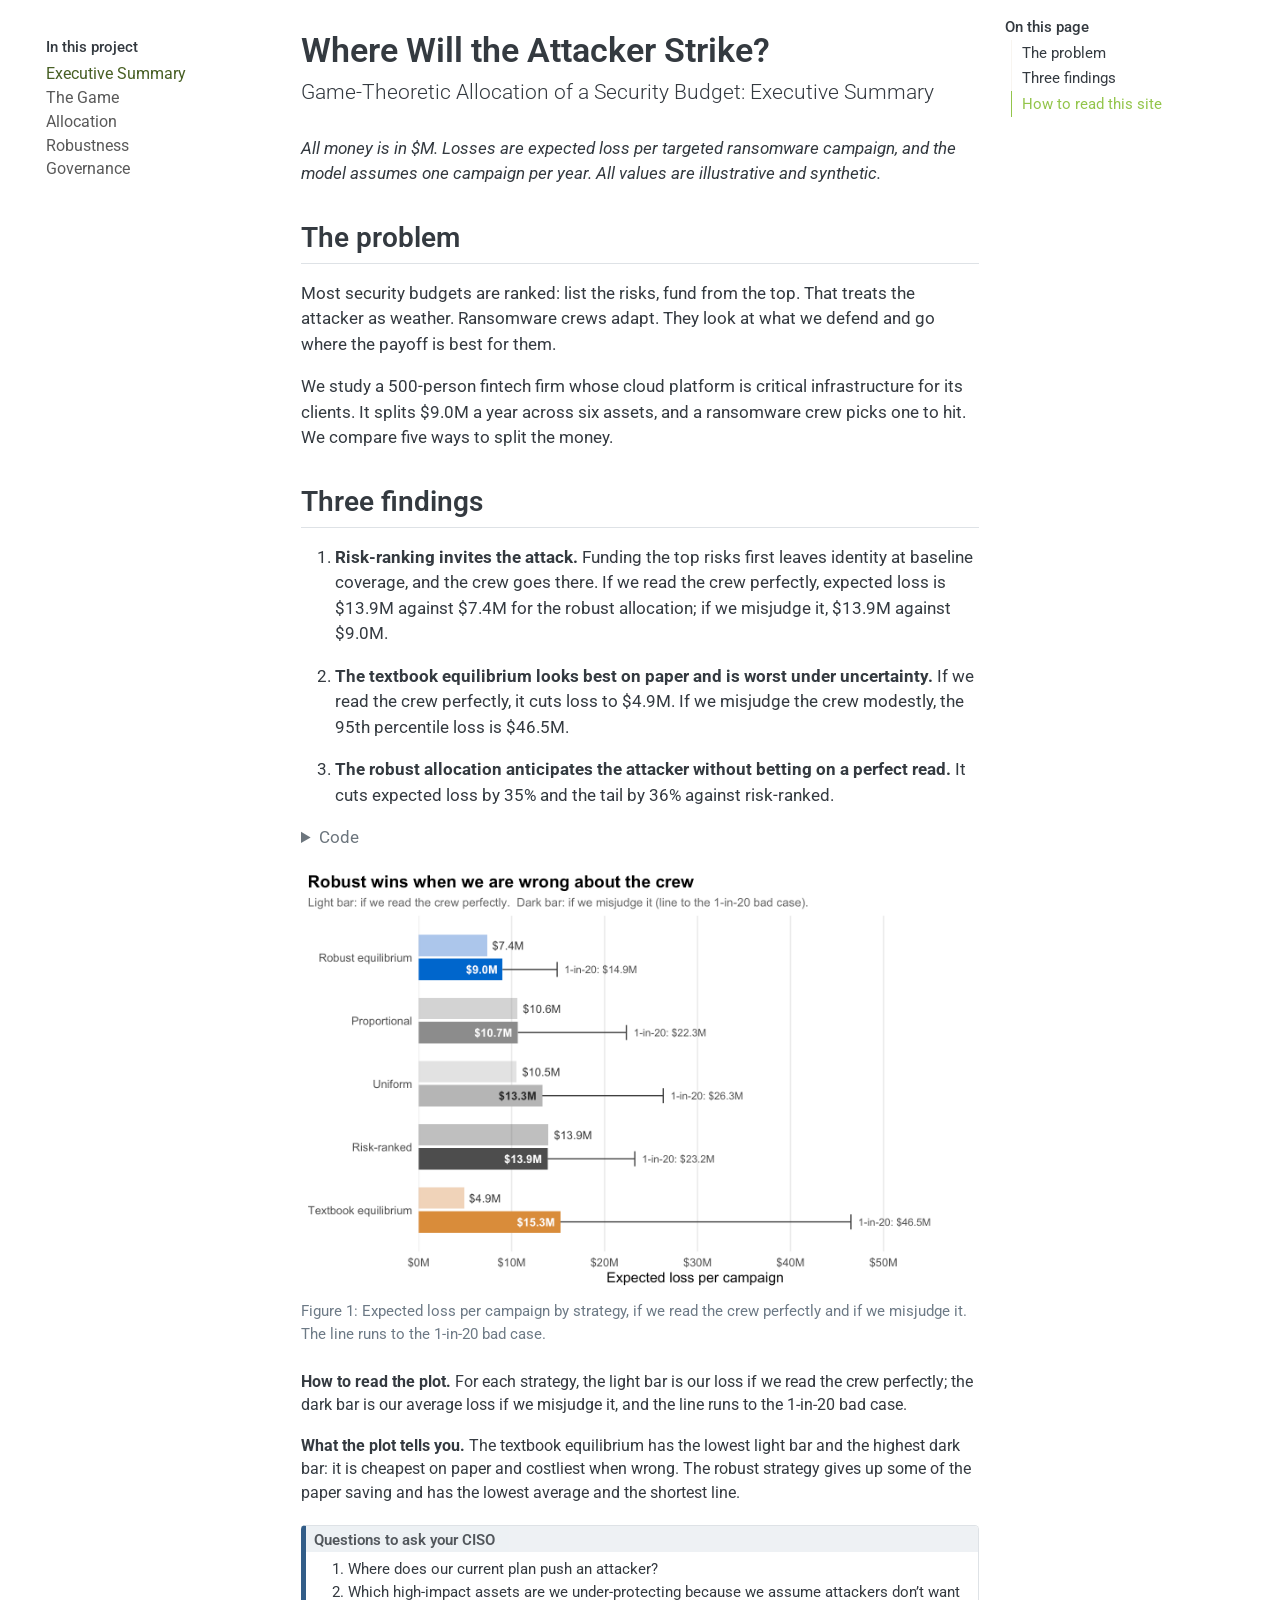
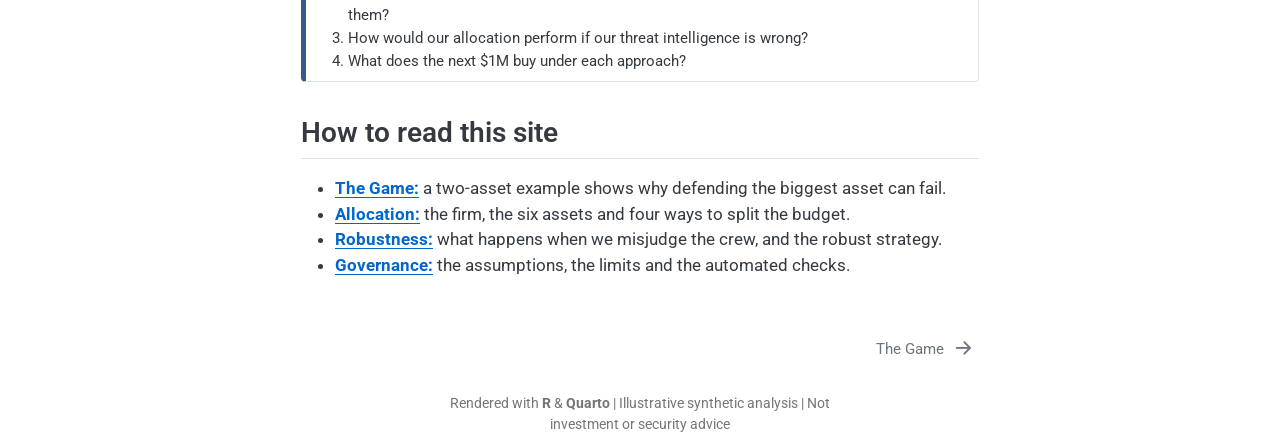
<file: docs/index.html>
<!DOCTYPE html>
<html xmlns="http://www.w3.org/1999/xhtml" lang="en" xml:lang="en"><head>

<meta charset="utf-8">
<meta name="generator" content="quarto-1.8.26">

<meta name="viewport" content="width=device-width, initial-scale=1.0, user-scalable=yes">


<title>Where Will the Attacker Strike?</title>
<style>
code{white-space: pre-wrap;}
span.smallcaps{font-variant: small-caps;}
div.columns{display: flex; gap: min(4vw, 1.5em);}
div.column{flex: auto; overflow-x: auto;}
div.hanging-indent{margin-left: 1.5em; text-indent: -1.5em;}
ul.task-list{list-style: none;}
ul.task-list li input[type="checkbox"] {
  width: 0.8em;
  margin: 0 0.8em 0.2em -1em; /* quarto-specific, see https://github.com/quarto-dev/quarto-cli/issues/4556 */ 
  vertical-align: middle;
}
/* CSS for syntax highlighting */
html { -webkit-text-size-adjust: 100%; }
pre > code.sourceCode { white-space: pre; position: relative; }
pre > code.sourceCode > span { display: inline-block; line-height: 1.25; }
pre > code.sourceCode > span:empty { height: 1.2em; }
.sourceCode { overflow: visible; }
code.sourceCode > span { color: inherit; text-decoration: inherit; }
div.sourceCode { margin: 1em 0; }
pre.sourceCode { margin: 0; }
@media screen {
div.sourceCode { overflow: auto; }
}
@media print {
pre > code.sourceCode { white-space: pre-wrap; }
pre > code.sourceCode > span { text-indent: -5em; padding-left: 5em; }
}
pre.numberSource code
  { counter-reset: source-line 0; }
pre.numberSource code > span
  { position: relative; left: -4em; counter-increment: source-line; }
pre.numberSource code > span > a:first-child::before
  { content: counter(source-line);
    position: relative; left: -1em; text-align: right; vertical-align: baseline;
    border: none; display: inline-block;
    -webkit-touch-callout: none; -webkit-user-select: none;
    -khtml-user-select: none; -moz-user-select: none;
    -ms-user-select: none; user-select: none;
    padding: 0 4px; width: 4em;
  }
pre.numberSource { margin-left: 3em;  padding-left: 4px; }
div.sourceCode
  {   }
@media screen {
pre > code.sourceCode > span > a:first-child::before { text-decoration: underline; }
}
</style>


<script src="site_libs/quarto-nav/quarto-nav.js"></script>
<script src="site_libs/quarto-nav/headroom.min.js"></script>
<link href="./01-the-game.html" rel="next">
<script src="site_libs/clipboard/clipboard.min.js"></script>
<script src="site_libs/quarto-html/quarto.js" type="module"></script>
<script src="site_libs/quarto-html/tabsets/tabsets.js" type="module"></script>
<script src="site_libs/quarto-html/axe/axe-check.js" type="module"></script>
<script src="site_libs/quarto-html/popper.min.js"></script>
<script src="site_libs/quarto-html/tippy.umd.min.js"></script>
<script src="site_libs/quarto-html/anchor.min.js"></script>
<link href="site_libs/quarto-html/tippy.css" rel="stylesheet">
<link href="site_libs/quarto-html/quarto-syntax-highlighting-587c61ba64f3a5504c4d52d930310e48.css" rel="stylesheet" id="quarto-text-highlighting-styles">
<script src="site_libs/bootstrap/bootstrap.min.js"></script>
<link href="site_libs/bootstrap/bootstrap-icons.css" rel="stylesheet">
<link href="site_libs/bootstrap/bootstrap-9a19a6dc4b25886ecdc4cfc46d632d39.min.css" rel="stylesheet" append-hash="true" id="quarto-bootstrap" data-mode="light">
<script src="site_libs/quarto-contrib/glightbox/glightbox.min.js"></script>
<link href="site_libs/quarto-contrib/glightbox/glightbox.min.css" rel="stylesheet">
<link href="site_libs/quarto-contrib/glightbox/lightbox.css" rel="stylesheet">
<script id="quarto-search-options" type="application/json">{
  "language": {
    "search-no-results-text": "No results",
    "search-matching-documents-text": "matching documents",
    "search-copy-link-title": "Copy link to search",
    "search-hide-matches-text": "Hide additional matches",
    "search-more-match-text": "more match in this document",
    "search-more-matches-text": "more matches in this document",
    "search-clear-button-title": "Clear",
    "search-text-placeholder": "",
    "search-detached-cancel-button-title": "Cancel",
    "search-submit-button-title": "Submit",
    "search-label": "Search"
  }
}</script>
<link href="site_libs/pagedtable-1.1/css/pagedtable.css" rel="stylesheet">
<script src="site_libs/pagedtable-1.1/js/pagedtable.js"></script>


<link rel="stylesheet" href="styles.css">
</head>

<body class="nav-sidebar floating quarto-light">

<div id="quarto-search-results"></div>
  <header id="quarto-header" class="headroom fixed-top">
  <nav class="quarto-secondary-nav">
    <div class="container-fluid d-flex">
      <button type="button" class="quarto-btn-toggle btn" data-bs-toggle="collapse" role="button" data-bs-target=".quarto-sidebar-collapse-item" aria-controls="quarto-sidebar" aria-expanded="false" aria-label="Toggle sidebar navigation" onclick="if (window.quartoToggleHeadroom) { window.quartoToggleHeadroom(); }">
        <i class="bi bi-layout-text-sidebar-reverse"></i>
      </button>
        <nav class="quarto-page-breadcrumbs" aria-label="breadcrumb"><ol class="breadcrumb"><li class="breadcrumb-item"><a href="./index.html">Executive Summary</a></li></ol></nav>
        <a class="flex-grow-1" role="navigation" data-bs-toggle="collapse" data-bs-target=".quarto-sidebar-collapse-item" aria-controls="quarto-sidebar" aria-expanded="false" aria-label="Toggle sidebar navigation" onclick="if (window.quartoToggleHeadroom) { window.quartoToggleHeadroom(); }">      
        </a>
    </div>
  </nav>
</header>
<!-- content -->
<div id="quarto-content" class="quarto-container page-columns page-rows-contents page-layout-article">
<!-- sidebar -->
  <nav id="quarto-sidebar" class="sidebar collapse collapse-horizontal quarto-sidebar-collapse-item sidebar-navigation floating overflow-auto">
    <div class="pt-lg-2 mt-2 text-left sidebar-header">
    <div class="sidebar-title mb-0 py-0">
      <a href="./">Where Will the Attacker Strike?</a> 
    </div>
      </div>
    <div class="sidebar-menu-container"> 
    <ul class="list-unstyled mt-1">
        <li class="sidebar-item">
  <div class="sidebar-item-container"> 
  <a href="./index.html" class="sidebar-item-text sidebar-link active">
 <span class="menu-text">Executive Summary</span></a>
  </div>
</li>
        <li class="sidebar-item">
  <div class="sidebar-item-container"> 
  <a href="./01-the-game.html" class="sidebar-item-text sidebar-link">
 <span class="menu-text">The Game</span></a>
  </div>
</li>
        <li class="sidebar-item">
  <div class="sidebar-item-container"> 
  <a href="./02-allocation.html" class="sidebar-item-text sidebar-link">
 <span class="menu-text">Allocation</span></a>
  </div>
</li>
        <li class="sidebar-item">
  <div class="sidebar-item-container"> 
  <a href="./03-robustness.html" class="sidebar-item-text sidebar-link">
 <span class="menu-text">Robustness</span></a>
  </div>
</li>
        <li class="sidebar-item">
  <div class="sidebar-item-container"> 
  <a href="./04-governance.html" class="sidebar-item-text sidebar-link">
 <span class="menu-text">Governance</span></a>
  </div>
</li>
    </ul>
    </div>
</nav>
<div id="quarto-sidebar-glass" class="quarto-sidebar-collapse-item" data-bs-toggle="collapse" data-bs-target=".quarto-sidebar-collapse-item"></div>
<!-- margin-sidebar -->
    <div id="quarto-margin-sidebar" class="sidebar margin-sidebar">
        <nav id="TOC" role="doc-toc" class="toc-active">
    <h2 id="toc-title">On this page</h2>
   
  <ul>
  <li><a href="#the-problem" id="toc-the-problem" class="nav-link active" data-scroll-target="#the-problem">The problem</a></li>
  <li><a href="#three-findings" id="toc-three-findings" class="nav-link" data-scroll-target="#three-findings">Three findings</a></li>
  <li><a href="#how-to-read-this-site" id="toc-how-to-read-this-site" class="nav-link" data-scroll-target="#how-to-read-this-site">How to read this site</a></li>
  </ul>
</nav>
    </div>
<!-- main -->
<main class="content" id="quarto-document-content">

<header id="title-block-header" class="quarto-title-block default">
<div class="quarto-title">
<h1 class="title">Where Will the Attacker Strike?</h1>
<p class="subtitle lead">Game-Theoretic Allocation of a Security Budget: Executive Summary</p>
</div>



<div class="quarto-title-meta">

    
  
    
  </div>
  


</header>


<p><em>All money is in $M. Losses are expected loss per targeted ransomware campaign, and the model assumes one campaign per year. All values are illustrative and synthetic.</em></p>
<section id="the-problem" class="level2">
<h2 class="anchored" data-anchor-id="the-problem">The problem</h2>
<p>Most security budgets are ranked: list the risks, fund from the top. That treats the attacker as weather. Ransomware crews adapt. They look at what we defend and go where the payoff is best for them.</p>
<p>We study a 500-person fintech firm whose cloud platform is critical infrastructure for its clients. It splits $9.0M a year across six assets, and a ransomware crew picks one to hit. We compare five ways to split the money.</p>
</section>
<section id="three-findings" class="level2">
<h2 class="anchored" data-anchor-id="three-findings">Three findings</h2>
<ol type="1">
<li><p><strong>Risk-ranking invites the attack.</strong> Funding the top risks first leaves identity at baseline coverage, and the crew goes there. If we read the crew perfectly, expected loss is $13.9M against $7.4M for the robust allocation; if we misjudge it, $13.9M against $9.0M.</p></li>
<li><p><strong>The textbook equilibrium looks best on paper and is worst under uncertainty.</strong> If we read the crew perfectly, it cuts loss to $4.9M. If we misjudge the crew modestly, the 95th percentile loss is $46.5M.</p></li>
<li><p><strong>The robust allocation anticipates the attacker without betting on a perfect read.</strong> It cuts expected loss by 35% and the tail by 36% against risk-ranked.</p></li>
</ol>
<div class="cell">
<details class="code-fold">
<summary>Code</summary>
<div class="code-copy-outer-scaffold"><div class="sourceCode cell-code" id="cb1"><pre class="sourceCode r code-with-copy"><code class="sourceCode r"><span id="cb1-1"><a href="#cb1-1" aria-hidden="true" tabindex="-1"></a>ord <span class="ot">&lt;-</span> ms <span class="sc">|&gt;</span> <span class="fu">arrange</span>(mean) <span class="sc">|&gt;</span> <span class="fu">pull</span>(strategy)</span>
<span id="cb1-2"><a href="#cb1-2" aria-hidden="true" tabindex="-1"></a>d <span class="ot">&lt;-</span> ms <span class="sc">|&gt;</span></span>
<span id="cb1-3"><a href="#cb1-3" aria-hidden="true" tabindex="-1"></a>  <span class="fu">select</span>(strategy, mean, p95) <span class="sc">|&gt;</span></span>
<span id="cb1-4"><a href="#cb1-4" aria-hidden="true" tabindex="-1"></a>  <span class="fu">left_join</span>(base <span class="sc">|&gt;</span> <span class="fu">select</span>(strategy, loss_rational), <span class="at">by =</span> <span class="st">"strategy"</span>) <span class="sc">|&gt;</span></span>
<span id="cb1-5"><a href="#cb1-5" aria-hidden="true" tabindex="-1"></a>  <span class="fu">mutate</span>(<span class="at">y =</span> <span class="fu">match</span>(strategy, <span class="fu">rev</span>(ord)))            <span class="co"># numeric row position, best on top</span></span>
<span id="cb1-6"><a href="#cb1-6" aria-hidden="true" tabindex="-1"></a>bar_h <span class="ot">&lt;-</span> <span class="fl">0.34</span></span>
<span id="cb1-7"><a href="#cb1-7" aria-hidden="true" tabindex="-1"></a><span class="fu">ggplot</span>(d) <span class="sc">+</span></span>
<span id="cb1-8"><a href="#cb1-8" aria-hidden="true" tabindex="-1"></a>  <span class="co"># light bar: crew read perfectly (upper half of each row)</span></span>
<span id="cb1-9"><a href="#cb1-9" aria-hidden="true" tabindex="-1"></a>  <span class="fu">geom_rect</span>(<span class="fu">aes</span>(<span class="at">xmin =</span> <span class="dv">0</span>, <span class="at">xmax =</span> loss_rational, <span class="at">ymin =</span> y <span class="sc">+</span> <span class="fl">0.02</span>, <span class="at">ymax =</span> y <span class="sc">+</span> <span class="fl">0.02</span> <span class="sc">+</span> bar_h,</span>
<span id="cb1-10"><a href="#cb1-10" aria-hidden="true" tabindex="-1"></a>                <span class="at">fill =</span> strategy), <span class="at">alpha =</span> <span class="fl">0.4</span>) <span class="sc">+</span></span>
<span id="cb1-11"><a href="#cb1-11" aria-hidden="true" tabindex="-1"></a>  <span class="co"># dark bar: crew misjudged (lower half of each row)</span></span>
<span id="cb1-12"><a href="#cb1-12" aria-hidden="true" tabindex="-1"></a>  <span class="fu">geom_rect</span>(<span class="fu">aes</span>(<span class="at">xmin =</span> <span class="dv">0</span>, <span class="at">xmax =</span> mean, <span class="at">ymin =</span> y <span class="sc">-</span> <span class="fl">0.02</span> <span class="sc">-</span> bar_h, <span class="at">ymax =</span> y <span class="sc">-</span> <span class="fl">0.02</span>,</span>
<span id="cb1-13"><a href="#cb1-13" aria-hidden="true" tabindex="-1"></a>                <span class="at">fill =</span> strategy)) <span class="sc">+</span></span>
<span id="cb1-14"><a href="#cb1-14" aria-hidden="true" tabindex="-1"></a>  <span class="co"># whisker from the misjudged mean to the 95th percentile</span></span>
<span id="cb1-15"><a href="#cb1-15" aria-hidden="true" tabindex="-1"></a>  <span class="fu">geom_segment</span>(<span class="fu">aes</span>(<span class="at">x =</span> mean, <span class="at">xend =</span> p95, <span class="at">y =</span> y <span class="sc">-</span> <span class="fl">0.02</span> <span class="sc">-</span> bar_h <span class="sc">/</span> <span class="dv">2</span>, <span class="at">yend =</span> y <span class="sc">-</span> <span class="fl">0.02</span> <span class="sc">-</span> bar_h <span class="sc">/</span> <span class="dv">2</span>),</span>
<span id="cb1-16"><a href="#cb1-16" aria-hidden="true" tabindex="-1"></a>               <span class="at">color =</span> <span class="st">"gray25"</span>, <span class="at">linewidth =</span> <span class="fl">0.5</span>) <span class="sc">+</span></span>
<span id="cb1-17"><a href="#cb1-17" aria-hidden="true" tabindex="-1"></a>  <span class="fu">geom_segment</span>(<span class="fu">aes</span>(<span class="at">x =</span> p95, <span class="at">xend =</span> p95, <span class="at">y =</span> y <span class="sc">-</span> <span class="fl">0.02</span> <span class="sc">-</span> bar_h <span class="sc">*</span> <span class="fl">0.85</span>, <span class="at">yend =</span> y <span class="sc">-</span> <span class="fl">0.02</span> <span class="sc">-</span> bar_h <span class="sc">*</span> <span class="fl">0.15</span>),</span>
<span id="cb1-18"><a href="#cb1-18" aria-hidden="true" tabindex="-1"></a>               <span class="at">color =</span> <span class="st">"gray25"</span>, <span class="at">linewidth =</span> <span class="fl">0.5</span>) <span class="sc">+</span></span>
<span id="cb1-19"><a href="#cb1-19" aria-hidden="true" tabindex="-1"></a>  <span class="co"># labels</span></span>
<span id="cb1-20"><a href="#cb1-20" aria-hidden="true" tabindex="-1"></a>  <span class="fu">geom_text</span>(<span class="fu">aes</span>(<span class="at">x =</span> loss_rational, <span class="at">y =</span> y <span class="sc">+</span> <span class="fl">0.02</span> <span class="sc">+</span> bar_h <span class="sc">/</span> <span class="dv">2</span>, <span class="at">label =</span> <span class="fu">fmt_m</span>(loss_rational)),</span>
<span id="cb1-21"><a href="#cb1-21" aria-hidden="true" tabindex="-1"></a>            <span class="at">hjust =</span> <span class="sc">-</span><span class="fl">0.15</span>, <span class="at">size =</span> <span class="fl">3.4</span>, <span class="at">color =</span> <span class="st">"gray20"</span>) <span class="sc">+</span></span>
<span id="cb1-22"><a href="#cb1-22" aria-hidden="true" tabindex="-1"></a>  <span class="fu">geom_text</span>(<span class="fu">aes</span>(<span class="at">x =</span> mean, <span class="at">y =</span> y <span class="sc">-</span> <span class="fl">0.02</span> <span class="sc">-</span> bar_h <span class="sc">/</span> <span class="dv">2</span>, <span class="at">label =</span> <span class="fu">fmt_m</span>(mean),</span>
<span id="cb1-23"><a href="#cb1-23" aria-hidden="true" tabindex="-1"></a>                <span class="at">color =</span> strategy <span class="sc">==</span> <span class="st">"uniform"</span>),               <span class="co"># dark text on the pale bar</span></span>
<span id="cb1-24"><a href="#cb1-24" aria-hidden="true" tabindex="-1"></a>            <span class="at">hjust =</span> <span class="fl">1.15</span>, <span class="at">size =</span> <span class="fl">3.4</span>, <span class="at">fontface =</span> <span class="st">"bold"</span>) <span class="sc">+</span></span>
<span id="cb1-25"><a href="#cb1-25" aria-hidden="true" tabindex="-1"></a>  <span class="fu">scale_color_manual</span>(<span class="at">values =</span> <span class="fu">c</span>(<span class="st">`</span><span class="at">TRUE</span><span class="st">`</span> <span class="ot">=</span> <span class="st">"gray15"</span>, <span class="st">`</span><span class="at">FALSE</span><span class="st">`</span> <span class="ot">=</span> <span class="st">"white"</span>), <span class="at">guide =</span> <span class="st">"none"</span>) <span class="sc">+</span></span>
<span id="cb1-26"><a href="#cb1-26" aria-hidden="true" tabindex="-1"></a>  <span class="fu">geom_text</span>(<span class="fu">aes</span>(<span class="at">x =</span> p95, <span class="at">y =</span> y <span class="sc">-</span> <span class="fl">0.02</span> <span class="sc">-</span> bar_h <span class="sc">/</span> <span class="dv">2</span>, <span class="at">label =</span> <span class="fu">paste0</span>(<span class="st">"1-in-20: "</span>, <span class="fu">fmt_m</span>(p95))),</span>
<span id="cb1-27"><a href="#cb1-27" aria-hidden="true" tabindex="-1"></a>            <span class="at">hjust =</span> <span class="sc">-</span><span class="fl">0.1</span>, <span class="at">size =</span> <span class="fl">3.1</span>, <span class="at">color =</span> <span class="st">"gray30"</span>) <span class="sc">+</span></span>
<span id="cb1-28"><a href="#cb1-28" aria-hidden="true" tabindex="-1"></a>  <span class="fu">scale_fill_manual</span>(<span class="at">values =</span> STRAT_COLS, <span class="at">guide =</span> <span class="st">"none"</span>) <span class="sc">+</span></span>
<span id="cb1-29"><a href="#cb1-29" aria-hidden="true" tabindex="-1"></a>  <span class="fu">scale_y_continuous</span>(<span class="at">breaks =</span> d<span class="sc">$</span>y, <span class="at">labels =</span> STRAT_LABELS[d<span class="sc">$</span>strategy], <span class="at">expand =</span> <span class="fu">expansion</span>(<span class="at">add =</span> <span class="fl">0.3</span>)) <span class="sc">+</span></span>
<span id="cb1-30"><a href="#cb1-30" aria-hidden="true" tabindex="-1"></a>  <span class="fu">scale_x_continuous</span>(<span class="at">labels =</span> scales<span class="sc">::</span><span class="fu">label_dollar</span>(<span class="at">suffix =</span> <span class="st">"M"</span>),</span>
<span id="cb1-31"><a href="#cb1-31" aria-hidden="true" tabindex="-1"></a>                     <span class="at">limits =</span> <span class="fu">c</span>(<span class="dv">0</span>, <span class="fu">max</span>(d<span class="sc">$</span>p95) <span class="sc">*</span> <span class="fl">1.28</span>), <span class="at">expand =</span> <span class="fu">expansion</span>(<span class="at">mult =</span> <span class="fu">c</span>(<span class="dv">0</span>, <span class="dv">0</span>))) <span class="sc">+</span></span>
<span id="cb1-32"><a href="#cb1-32" aria-hidden="true" tabindex="-1"></a>  <span class="fu">labs</span>(<span class="at">x =</span> <span class="st">"Expected loss per campaign"</span>, <span class="at">y =</span> <span class="cn">NULL</span>,</span>
<span id="cb1-33"><a href="#cb1-33" aria-hidden="true" tabindex="-1"></a>       <span class="at">title =</span> <span class="st">"Robust wins when we are wrong about the crew"</span>,</span>
<span id="cb1-34"><a href="#cb1-34" aria-hidden="true" tabindex="-1"></a>       <span class="at">subtitle =</span> <span class="st">"Light bar: if we read the crew perfectly.  Dark bar: if we misjudge it (line to the 1-in-20 bad case)."</span>) <span class="sc">+</span></span>
<span id="cb1-35"><a href="#cb1-35" aria-hidden="true" tabindex="-1"></a>  <span class="fu">theme</span>(<span class="at">panel.grid.major.y =</span> <span class="fu">element_blank</span>(), <span class="at">panel.grid.minor =</span> <span class="fu">element_blank</span>(),</span>
<span id="cb1-36"><a href="#cb1-36" aria-hidden="true" tabindex="-1"></a>        <span class="at">plot.subtitle =</span> <span class="fu">element_text</span>(<span class="at">size =</span> <span class="dv">10</span>))</span></code></pre></div><button title="Copy to Clipboard" class="code-copy-button"><i class="bi"></i></button></div>
</details>
<div class="cell-output-display">
<div id="fig-hero" class="quarto-float quarto-figure quarto-figure-center anchored" alt="Paired horizontal bars for five strategies, ordered by loss under misjudgment. Robust has the lowest misjudged loss at 9.0 million dollars with a 1-in-20 bad case of 14.9 million. The textbook equilibrium has the lowest loss if read perfectly, 4.9 million, but the highest under misjudgment, 15.3 million, with a 1-in-20 bad case of 46.5 million.">
<figure class="quarto-float quarto-float-fig figure">
<div aria-describedby="fig-hero-caption-0ceaefa1-69ba-4598-a22c-09a6ac19f8ca">
<a href="index_files/figure-html/fig-hero-1.png" class="lightbox" data-gallery="quarto-lightbox-gallery-1" title="Figure&nbsp;1: Expected loss per campaign by strategy, if we read the crew perfectly and if we misjudge it. The line runs to the 1-in-20 bad case."><img src="index_files/figure-html/fig-hero-1.png" class="img-fluid figure-img" alt="Paired horizontal bars for five strategies, ordered by loss under misjudgment. Robust has the lowest misjudged loss at 9.0 million dollars with a 1-in-20 bad case of 14.9 million. The textbook equilibrium has the lowest loss if read perfectly, 4.9 million, but the highest under misjudgment, 15.3 million, with a 1-in-20 bad case of 46.5 million." width="768"></a>
</div>
<figcaption class="quarto-float-caption-bottom quarto-float-caption quarto-float-fig" id="fig-hero-caption-0ceaefa1-69ba-4598-a22c-09a6ac19f8ca">
Figure&nbsp;1: Expected loss per campaign by strategy, if we read the crew perfectly and if we misjudge it. The line runs to the 1-in-20 bad case.
</figcaption>
</figure>
</div>
</div>
</div>
<div class="reader-note">
<p><strong>How to read the plot.</strong> For each strategy, the light bar is our loss if we read the crew perfectly; the dark bar is our average loss if we misjudge it, and the line runs to the 1-in-20 bad case.</p>
<p><strong>What the plot tells you.</strong> The textbook equilibrium has the lowest light bar and the highest dark bar: it is cheapest on paper and costliest when wrong. The robust strategy gives up some of the paper saving and has the lowest average and the shortest line.</p>
</div>
<div class="callout callout-style-default callout-note no-icon callout-titled">
<div class="callout-header d-flex align-content-center">
<div class="callout-icon-container">
<i class="callout-icon no-icon"></i>
</div>
<div class="callout-title-container flex-fill">
<span class="screen-reader-only">Note</span>Questions to ask your CISO
</div>
</div>
<div class="callout-body-container callout-body">
<ol type="1">
<li>Where does our current plan push an attacker?</li>
<li>Which high-impact assets are we under-protecting because we assume attackers don’t want them?</li>
<li>How would our allocation perform if our threat intelligence is wrong?</li>
<li>What does the next $1M buy under each approach?</li>
</ol>
</div>
</div>
</section>
<section id="how-to-read-this-site" class="level2">
<h2 class="anchored" data-anchor-id="how-to-read-this-site">How to read this site</h2>
<ul>
<li><a href="https://patrick-lefler.com/rQuarto_defender_attacker-game_theory/01-the-game.html"><strong>The Game:</strong></a> a two-asset example shows why defending the biggest asset can fail.</li>
<li><a href="https://patrick-lefler.com/rQuarto_defender_attacker-game_theory/02-allocation.html"><strong>Allocation:</strong></a> the firm, the six assets and four ways to split the budget.</li>
<li><a href="https://patrick-lefler.com/rQuarto_defender_attacker-game_theory/03-robustness.html"><strong>Robustness:</strong></a> what happens when we misjudge the crew, and the robust strategy.</li>
<li><a href="https://patrick-lefler.com/rQuarto_defender_attacker-game_theory/04-governance.html"><strong>Governance:</strong></a> the assumptions, the limits and the automated checks.</li>
</ul>


</section>

</main> <!-- /main -->
<script id="quarto-html-after-body" type="application/javascript">
  window.document.addEventListener("DOMContentLoaded", function (event) {
    const icon = "";
    const anchorJS = new window.AnchorJS();
    anchorJS.options = {
      placement: 'right',
      icon: icon
    };
    anchorJS.add('.anchored');
    const isCodeAnnotation = (el) => {
      for (const clz of el.classList) {
        if (clz.startsWith('code-annotation-')) {                     
          return true;
        }
      }
      return false;
    }
    const onCopySuccess = function(e) {
      // button target
      const button = e.trigger;
      // don't keep focus
      button.blur();
      // flash "checked"
      button.classList.add('code-copy-button-checked');
      var currentTitle = button.getAttribute("title");
      button.setAttribute("title", "Copied!");
      let tooltip;
      if (window.bootstrap) {
        button.setAttribute("data-bs-toggle", "tooltip");
        button.setAttribute("data-bs-placement", "left");
        button.setAttribute("data-bs-title", "Copied!");
        tooltip = new bootstrap.Tooltip(button, 
          { trigger: "manual", 
            customClass: "code-copy-button-tooltip",
            offset: [0, -8]});
        tooltip.show();    
      }
      setTimeout(function() {
        if (tooltip) {
          tooltip.hide();
          button.removeAttribute("data-bs-title");
          button.removeAttribute("data-bs-toggle");
          button.removeAttribute("data-bs-placement");
        }
        button.setAttribute("title", currentTitle);
        button.classList.remove('code-copy-button-checked');
      }, 1000);
      // clear code selection
      e.clearSelection();
    }
    const getTextToCopy = function(trigger) {
      const outerScaffold = trigger.parentElement.cloneNode(true);
      const codeEl = outerScaffold.querySelector('code');
      for (const childEl of codeEl.children) {
        if (isCodeAnnotation(childEl)) {
          childEl.remove();
        }
      }
      return codeEl.innerText;
    }
    const clipboard = new window.ClipboardJS('.code-copy-button:not([data-in-quarto-modal])', {
      text: getTextToCopy
    });
    clipboard.on('success', onCopySuccess);
    if (window.document.getElementById('quarto-embedded-source-code-modal')) {
      const clipboardModal = new window.ClipboardJS('.code-copy-button[data-in-quarto-modal]', {
        text: getTextToCopy,
        container: window.document.getElementById('quarto-embedded-source-code-modal')
      });
      clipboardModal.on('success', onCopySuccess);
    }
      var localhostRegex = new RegExp(/^(?:http|https):\/\/localhost\:?[0-9]*\//);
      var mailtoRegex = new RegExp(/^mailto:/);
        var filterRegex = new RegExp('/' + window.location.host + '/');
      var isInternal = (href) => {
          return filterRegex.test(href) || localhostRegex.test(href) || mailtoRegex.test(href);
      }
      // Inspect non-navigation links and adorn them if external
     var links = window.document.querySelectorAll('a[href]:not(.nav-link):not(.navbar-brand):not(.toc-action):not(.sidebar-link):not(.sidebar-item-toggle):not(.pagination-link):not(.no-external):not([aria-hidden]):not(.dropdown-item):not(.quarto-navigation-tool):not(.about-link)');
      for (var i=0; i<links.length; i++) {
        const link = links[i];
        if (!isInternal(link.href)) {
          // undo the damage that might have been done by quarto-nav.js in the case of
          // links that we want to consider external
          if (link.dataset.originalHref !== undefined) {
            link.href = link.dataset.originalHref;
          }
        }
      }
    function tippyHover(el, contentFn, onTriggerFn, onUntriggerFn) {
      const config = {
        allowHTML: true,
        maxWidth: 500,
        delay: 100,
        arrow: false,
        appendTo: function(el) {
            return el.parentElement;
        },
        interactive: true,
        interactiveBorder: 10,
        theme: 'quarto',
        placement: 'bottom-start',
      };
      if (contentFn) {
        config.content = contentFn;
      }
      if (onTriggerFn) {
        config.onTrigger = onTriggerFn;
      }
      if (onUntriggerFn) {
        config.onUntrigger = onUntriggerFn;
      }
      window.tippy(el, config); 
    }
    const noterefs = window.document.querySelectorAll('a[role="doc-noteref"]');
    for (var i=0; i<noterefs.length; i++) {
      const ref = noterefs[i];
      tippyHover(ref, function() {
        // use id or data attribute instead here
        let href = ref.getAttribute('data-footnote-href') || ref.getAttribute('href');
        try { href = new URL(href).hash; } catch {}
        const id = href.replace(/^#\/?/, "");
        const note = window.document.getElementById(id);
        if (note) {
          return note.innerHTML;
        } else {
          return "";
        }
      });
    }
    const xrefs = window.document.querySelectorAll('a.quarto-xref');
    const processXRef = (id, note) => {
      // Strip column container classes
      const stripColumnClz = (el) => {
        el.classList.remove("page-full", "page-columns");
        if (el.children) {
          for (const child of el.children) {
            stripColumnClz(child);
          }
        }
      }
      stripColumnClz(note)
      if (id === null || id.startsWith('sec-')) {
        // Special case sections, only their first couple elements
        const container = document.createElement("div");
        if (note.children && note.children.length > 2) {
          container.appendChild(note.children[0].cloneNode(true));
          for (let i = 1; i < note.children.length; i++) {
            const child = note.children[i];
            if (child.tagName === "P" && child.innerText === "") {
              continue;
            } else {
              container.appendChild(child.cloneNode(true));
              break;
            }
          }
          if (window.Quarto?.typesetMath) {
            window.Quarto.typesetMath(container);
          }
          return container.innerHTML
        } else {
          if (window.Quarto?.typesetMath) {
            window.Quarto.typesetMath(note);
          }
          return note.innerHTML;
        }
      } else {
        // Remove any anchor links if they are present
        const anchorLink = note.querySelector('a.anchorjs-link');
        if (anchorLink) {
          anchorLink.remove();
        }
        if (window.Quarto?.typesetMath) {
          window.Quarto.typesetMath(note);
        }
        if (note.classList.contains("callout")) {
          return note.outerHTML;
        } else {
          return note.innerHTML;
        }
      }
    }
    for (var i=0; i<xrefs.length; i++) {
      const xref = xrefs[i];
      tippyHover(xref, undefined, function(instance) {
        instance.disable();
        let url = xref.getAttribute('href');
        let hash = undefined; 
        if (url.startsWith('#')) {
          hash = url;
        } else {
          try { hash = new URL(url).hash; } catch {}
        }
        if (hash) {
          const id = hash.replace(/^#\/?/, "");
          const note = window.document.getElementById(id);
          if (note !== null) {
            try {
              const html = processXRef(id, note.cloneNode(true));
              instance.setContent(html);
            } finally {
              instance.enable();
              instance.show();
            }
          } else {
            // See if we can fetch this
            fetch(url.split('#')[0])
            .then(res => res.text())
            .then(html => {
              const parser = new DOMParser();
              const htmlDoc = parser.parseFromString(html, "text/html");
              const note = htmlDoc.getElementById(id);
              if (note !== null) {
                const html = processXRef(id, note);
                instance.setContent(html);
              } 
            }).finally(() => {
              instance.enable();
              instance.show();
            });
          }
        } else {
          // See if we can fetch a full url (with no hash to target)
          // This is a special case and we should probably do some content thinning / targeting
          fetch(url)
          .then(res => res.text())
          .then(html => {
            const parser = new DOMParser();
            const htmlDoc = parser.parseFromString(html, "text/html");
            const note = htmlDoc.querySelector('main.content');
            if (note !== null) {
              // This should only happen for chapter cross references
              // (since there is no id in the URL)
              // remove the first header
              if (note.children.length > 0 && note.children[0].tagName === "HEADER") {
                note.children[0].remove();
              }
              const html = processXRef(null, note);
              instance.setContent(html);
            } 
          }).finally(() => {
            instance.enable();
            instance.show();
          });
        }
      }, function(instance) {
      });
    }
        let selectedAnnoteEl;
        const selectorForAnnotation = ( cell, annotation) => {
          let cellAttr = 'data-code-cell="' + cell + '"';
          let lineAttr = 'data-code-annotation="' +  annotation + '"';
          const selector = 'span[' + cellAttr + '][' + lineAttr + ']';
          return selector;
        }
        const selectCodeLines = (annoteEl) => {
          const doc = window.document;
          const targetCell = annoteEl.getAttribute("data-target-cell");
          const targetAnnotation = annoteEl.getAttribute("data-target-annotation");
          const annoteSpan = window.document.querySelector(selectorForAnnotation(targetCell, targetAnnotation));
          const lines = annoteSpan.getAttribute("data-code-lines").split(",");
          const lineIds = lines.map((line) => {
            return targetCell + "-" + line;
          })
          let top = null;
          let height = null;
          let parent = null;
          if (lineIds.length > 0) {
              //compute the position of the single el (top and bottom and make a div)
              const el = window.document.getElementById(lineIds[0]);
              top = el.offsetTop;
              height = el.offsetHeight;
              parent = el.parentElement.parentElement;
            if (lineIds.length > 1) {
              const lastEl = window.document.getElementById(lineIds[lineIds.length - 1]);
              const bottom = lastEl.offsetTop + lastEl.offsetHeight;
              height = bottom - top;
            }
            if (top !== null && height !== null && parent !== null) {
              // cook up a div (if necessary) and position it 
              let div = window.document.getElementById("code-annotation-line-highlight");
              if (div === null) {
                div = window.document.createElement("div");
                div.setAttribute("id", "code-annotation-line-highlight");
                div.style.position = 'absolute';
                parent.appendChild(div);
              }
              div.style.top = top - 2 + "px";
              div.style.height = height + 4 + "px";
              div.style.left = 0;
              let gutterDiv = window.document.getElementById("code-annotation-line-highlight-gutter");
              if (gutterDiv === null) {
                gutterDiv = window.document.createElement("div");
                gutterDiv.setAttribute("id", "code-annotation-line-highlight-gutter");
                gutterDiv.style.position = 'absolute';
                const codeCell = window.document.getElementById(targetCell);
                const gutter = codeCell.querySelector('.code-annotation-gutter');
                gutter.appendChild(gutterDiv);
              }
              gutterDiv.style.top = top - 2 + "px";
              gutterDiv.style.height = height + 4 + "px";
            }
            selectedAnnoteEl = annoteEl;
          }
        };
        const unselectCodeLines = () => {
          const elementsIds = ["code-annotation-line-highlight", "code-annotation-line-highlight-gutter"];
          elementsIds.forEach((elId) => {
            const div = window.document.getElementById(elId);
            if (div) {
              div.remove();
            }
          });
          selectedAnnoteEl = undefined;
        };
          // Handle positioning of the toggle
      window.addEventListener(
        "resize",
        throttle(() => {
          elRect = undefined;
          if (selectedAnnoteEl) {
            selectCodeLines(selectedAnnoteEl);
          }
        }, 10)
      );
      function throttle(fn, ms) {
      let throttle = false;
      let timer;
        return (...args) => {
          if(!throttle) { // first call gets through
              fn.apply(this, args);
              throttle = true;
          } else { // all the others get throttled
              if(timer) clearTimeout(timer); // cancel #2
              timer = setTimeout(() => {
                fn.apply(this, args);
                timer = throttle = false;
              }, ms);
          }
        };
      }
        // Attach click handler to the DT
        const annoteDls = window.document.querySelectorAll('dt[data-target-cell]');
        for (const annoteDlNode of annoteDls) {
          annoteDlNode.addEventListener('click', (event) => {
            const clickedEl = event.target;
            if (clickedEl !== selectedAnnoteEl) {
              unselectCodeLines();
              const activeEl = window.document.querySelector('dt[data-target-cell].code-annotation-active');
              if (activeEl) {
                activeEl.classList.remove('code-annotation-active');
              }
              selectCodeLines(clickedEl);
              clickedEl.classList.add('code-annotation-active');
            } else {
              // Unselect the line
              unselectCodeLines();
              clickedEl.classList.remove('code-annotation-active');
            }
          });
        }
    const findCites = (el) => {
      const parentEl = el.parentElement;
      if (parentEl) {
        const cites = parentEl.dataset.cites;
        if (cites) {
          return {
            el,
            cites: cites.split(' ')
          };
        } else {
          return findCites(el.parentElement)
        }
      } else {
        return undefined;
      }
    };
    var bibliorefs = window.document.querySelectorAll('a[role="doc-biblioref"]');
    for (var i=0; i<bibliorefs.length; i++) {
      const ref = bibliorefs[i];
      const citeInfo = findCites(ref);
      if (citeInfo) {
        tippyHover(citeInfo.el, function() {
          var popup = window.document.createElement('div');
          citeInfo.cites.forEach(function(cite) {
            var citeDiv = window.document.createElement('div');
            citeDiv.classList.add('hanging-indent');
            citeDiv.classList.add('csl-entry');
            var biblioDiv = window.document.getElementById('ref-' + cite);
            if (biblioDiv) {
              citeDiv.innerHTML = biblioDiv.innerHTML;
            }
            popup.appendChild(citeDiv);
          });
          return popup.innerHTML;
        });
      }
    }
  });
  </script>
<nav class="page-navigation">
  <div class="nav-page nav-page-previous">
  </div>
  <div class="nav-page nav-page-next">
      <a href="./01-the-game.html" class="pagination-link" aria-label="The Game">
        <span class="nav-page-text">The Game</span> <i class="bi bi-arrow-right-short"></i>
      </a>
  </div>
</nav>
</div> <!-- /content -->
<footer class="footer">
  <div class="nav-footer">
    <div class="nav-footer-left">
      &nbsp;
    </div>   
    <div class="nav-footer-center">
<p>Rendered with <strong>R</strong> &amp; <strong>Quarto</strong> | Illustrative synthetic analysis | Not investment or security advice</p>
</div>
    <div class="nav-footer-right">
      &nbsp;
    </div>
  </div>
</footer>
<script>var lightboxQuarto = GLightbox({"closeEffect":"zoom","descPosition":"bottom","loop":false,"openEffect":"zoom","selector":".lightbox"});
(function() {
  let previousOnload = window.onload;
  window.onload = () => {
    if (previousOnload) {
      previousOnload();
    }
    lightboxQuarto.on('slide_before_load', (data) => {
      const { slideIndex, slideNode, slideConfig, player, trigger } = data;
      const href = trigger.getAttribute('href');
      if (href !== null) {
        const imgEl = window.document.querySelector(`a[href="${href}"] img`);
        if (imgEl !== null) {
          const srcAttr = imgEl.getAttribute("src");
          if (srcAttr && srcAttr.startsWith("data:")) {
            slideConfig.href = srcAttr;
          }
        }
      } 
    });
  
    lightboxQuarto.on('slide_after_load', (data) => {
      const { slideIndex, slideNode, slideConfig, player, trigger } = data;
      if (window.Quarto?.typesetMath) {
        window.Quarto.typesetMath(slideNode);
      }
    });
  
  };
  
})();
          </script>




</body></html>
</file>
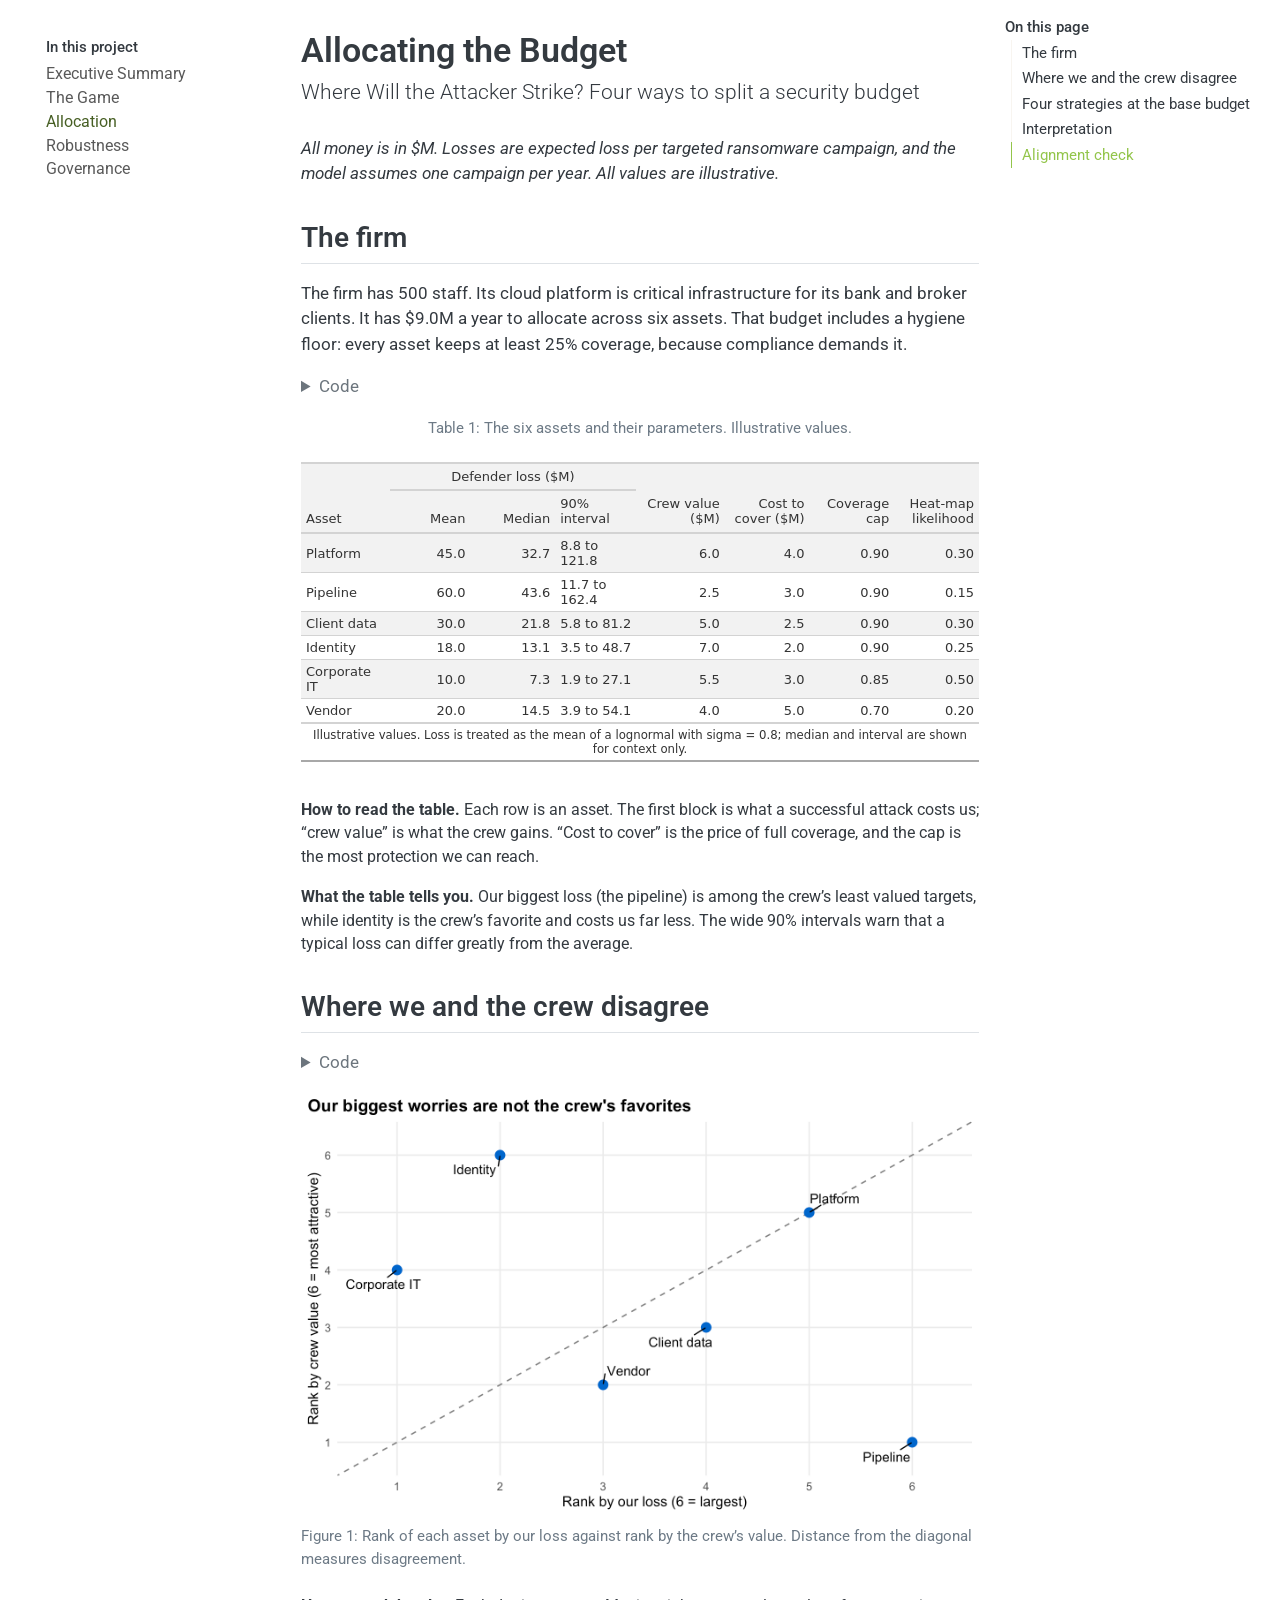
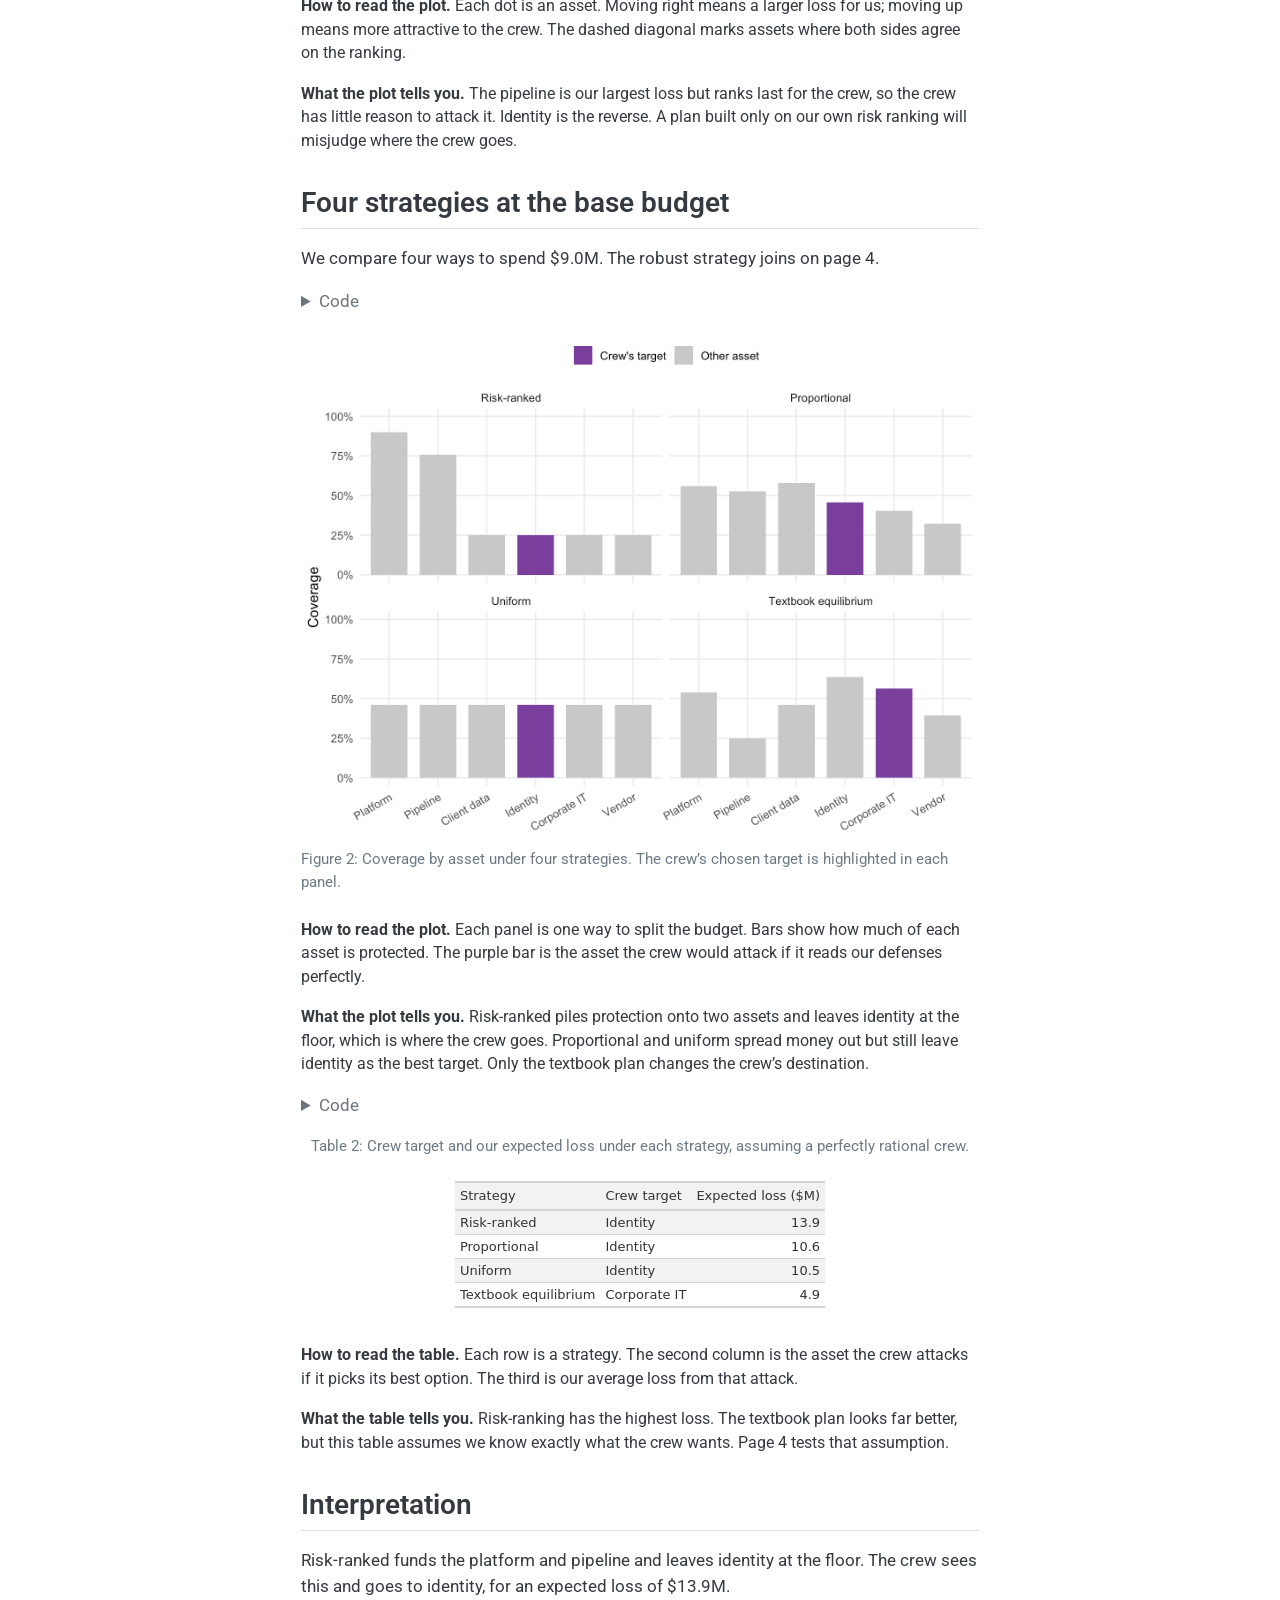
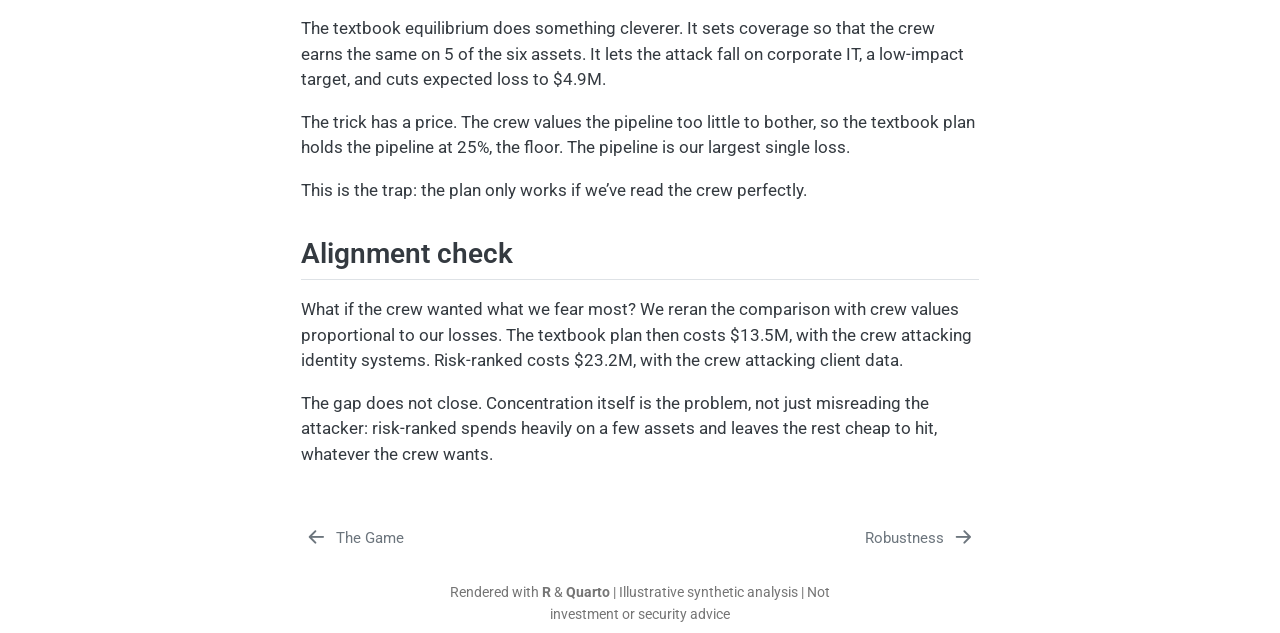
<file: docs/02-allocation.html>
<!DOCTYPE html>
<html xmlns="http://www.w3.org/1999/xhtml" lang="en" xml:lang="en"><head>

<meta charset="utf-8">
<meta name="generator" content="quarto-1.8.26">

<meta name="viewport" content="width=device-width, initial-scale=1.0, user-scalable=yes">


<title>Allocating the Budget – Where Will the Attacker Strike?</title>
<style>
code{white-space: pre-wrap;}
span.smallcaps{font-variant: small-caps;}
div.columns{display: flex; gap: min(4vw, 1.5em);}
div.column{flex: auto; overflow-x: auto;}
div.hanging-indent{margin-left: 1.5em; text-indent: -1.5em;}
ul.task-list{list-style: none;}
ul.task-list li input[type="checkbox"] {
  width: 0.8em;
  margin: 0 0.8em 0.2em -1em; /* quarto-specific, see https://github.com/quarto-dev/quarto-cli/issues/4556 */ 
  vertical-align: middle;
}
/* CSS for syntax highlighting */
html { -webkit-text-size-adjust: 100%; }
pre > code.sourceCode { white-space: pre; position: relative; }
pre > code.sourceCode > span { display: inline-block; line-height: 1.25; }
pre > code.sourceCode > span:empty { height: 1.2em; }
.sourceCode { overflow: visible; }
code.sourceCode > span { color: inherit; text-decoration: inherit; }
div.sourceCode { margin: 1em 0; }
pre.sourceCode { margin: 0; }
@media screen {
div.sourceCode { overflow: auto; }
}
@media print {
pre > code.sourceCode { white-space: pre-wrap; }
pre > code.sourceCode > span { text-indent: -5em; padding-left: 5em; }
}
pre.numberSource code
  { counter-reset: source-line 0; }
pre.numberSource code > span
  { position: relative; left: -4em; counter-increment: source-line; }
pre.numberSource code > span > a:first-child::before
  { content: counter(source-line);
    position: relative; left: -1em; text-align: right; vertical-align: baseline;
    border: none; display: inline-block;
    -webkit-touch-callout: none; -webkit-user-select: none;
    -khtml-user-select: none; -moz-user-select: none;
    -ms-user-select: none; user-select: none;
    padding: 0 4px; width: 4em;
  }
pre.numberSource { margin-left: 3em;  padding-left: 4px; }
div.sourceCode
  {   }
@media screen {
pre > code.sourceCode > span > a:first-child::before { text-decoration: underline; }
}
</style>


<script src="site_libs/quarto-nav/quarto-nav.js"></script>
<script src="site_libs/quarto-nav/headroom.min.js"></script>
<link href="./03-robustness.html" rel="next">
<link href="./01-the-game.html" rel="prev">
<script src="site_libs/clipboard/clipboard.min.js"></script>
<script src="site_libs/quarto-html/quarto.js" type="module"></script>
<script src="site_libs/quarto-html/tabsets/tabsets.js" type="module"></script>
<script src="site_libs/quarto-html/axe/axe-check.js" type="module"></script>
<script src="site_libs/quarto-html/popper.min.js"></script>
<script src="site_libs/quarto-html/tippy.umd.min.js"></script>
<script src="site_libs/quarto-html/anchor.min.js"></script>
<link href="site_libs/quarto-html/tippy.css" rel="stylesheet">
<link href="site_libs/quarto-html/quarto-syntax-highlighting-587c61ba64f3a5504c4d52d930310e48.css" rel="stylesheet" id="quarto-text-highlighting-styles">
<script src="site_libs/bootstrap/bootstrap.min.js"></script>
<link href="site_libs/bootstrap/bootstrap-icons.css" rel="stylesheet">
<link href="site_libs/bootstrap/bootstrap-9a19a6dc4b25886ecdc4cfc46d632d39.min.css" rel="stylesheet" append-hash="true" id="quarto-bootstrap" data-mode="light">
<script src="site_libs/quarto-contrib/glightbox/glightbox.min.js"></script>
<link href="site_libs/quarto-contrib/glightbox/glightbox.min.css" rel="stylesheet">
<link href="site_libs/quarto-contrib/glightbox/lightbox.css" rel="stylesheet">
<script id="quarto-search-options" type="application/json">{
  "language": {
    "search-no-results-text": "No results",
    "search-matching-documents-text": "matching documents",
    "search-copy-link-title": "Copy link to search",
    "search-hide-matches-text": "Hide additional matches",
    "search-more-match-text": "more match in this document",
    "search-more-matches-text": "more matches in this document",
    "search-clear-button-title": "Clear",
    "search-text-placeholder": "",
    "search-detached-cancel-button-title": "Cancel",
    "search-submit-button-title": "Submit",
    "search-label": "Search"
  }
}</script>
<link href="site_libs/pagedtable-1.1/css/pagedtable.css" rel="stylesheet">
<script src="site_libs/pagedtable-1.1/js/pagedtable.js"></script>


<link rel="stylesheet" href="styles.css">
</head>

<body class="nav-sidebar floating quarto-light">

<div id="quarto-search-results"></div>
  <header id="quarto-header" class="headroom fixed-top">
  <nav class="quarto-secondary-nav">
    <div class="container-fluid d-flex">
      <button type="button" class="quarto-btn-toggle btn" data-bs-toggle="collapse" role="button" data-bs-target=".quarto-sidebar-collapse-item" aria-controls="quarto-sidebar" aria-expanded="false" aria-label="Toggle sidebar navigation" onclick="if (window.quartoToggleHeadroom) { window.quartoToggleHeadroom(); }">
        <i class="bi bi-layout-text-sidebar-reverse"></i>
      </button>
        <nav class="quarto-page-breadcrumbs" aria-label="breadcrumb"><ol class="breadcrumb"><li class="breadcrumb-item"><a href="./02-allocation.html">Allocation</a></li></ol></nav>
        <a class="flex-grow-1" role="navigation" data-bs-toggle="collapse" data-bs-target=".quarto-sidebar-collapse-item" aria-controls="quarto-sidebar" aria-expanded="false" aria-label="Toggle sidebar navigation" onclick="if (window.quartoToggleHeadroom) { window.quartoToggleHeadroom(); }">      
        </a>
    </div>
  </nav>
</header>
<!-- content -->
<div id="quarto-content" class="quarto-container page-columns page-rows-contents page-layout-article">
<!-- sidebar -->
  <nav id="quarto-sidebar" class="sidebar collapse collapse-horizontal quarto-sidebar-collapse-item sidebar-navigation floating overflow-auto">
    <div class="pt-lg-2 mt-2 text-left sidebar-header">
    <div class="sidebar-title mb-0 py-0">
      <a href="./">Where Will the Attacker Strike?</a> 
    </div>
      </div>
    <div class="sidebar-menu-container"> 
    <ul class="list-unstyled mt-1">
        <li class="sidebar-item">
  <div class="sidebar-item-container"> 
  <a href="./index.html" class="sidebar-item-text sidebar-link">
 <span class="menu-text">Executive Summary</span></a>
  </div>
</li>
        <li class="sidebar-item">
  <div class="sidebar-item-container"> 
  <a href="./01-the-game.html" class="sidebar-item-text sidebar-link">
 <span class="menu-text">The Game</span></a>
  </div>
</li>
        <li class="sidebar-item">
  <div class="sidebar-item-container"> 
  <a href="./02-allocation.html" class="sidebar-item-text sidebar-link active">
 <span class="menu-text">Allocation</span></a>
  </div>
</li>
        <li class="sidebar-item">
  <div class="sidebar-item-container"> 
  <a href="./03-robustness.html" class="sidebar-item-text sidebar-link">
 <span class="menu-text">Robustness</span></a>
  </div>
</li>
        <li class="sidebar-item">
  <div class="sidebar-item-container"> 
  <a href="./04-governance.html" class="sidebar-item-text sidebar-link">
 <span class="menu-text">Governance</span></a>
  </div>
</li>
    </ul>
    </div>
</nav>
<div id="quarto-sidebar-glass" class="quarto-sidebar-collapse-item" data-bs-toggle="collapse" data-bs-target=".quarto-sidebar-collapse-item"></div>
<!-- margin-sidebar -->
    <div id="quarto-margin-sidebar" class="sidebar margin-sidebar">
        <nav id="TOC" role="doc-toc" class="toc-active">
    <h2 id="toc-title">On this page</h2>
   
  <ul>
  <li><a href="#the-firm" id="toc-the-firm" class="nav-link active" data-scroll-target="#the-firm">The firm</a></li>
  <li><a href="#where-we-and-the-crew-disagree" id="toc-where-we-and-the-crew-disagree" class="nav-link" data-scroll-target="#where-we-and-the-crew-disagree">Where we and the crew disagree</a></li>
  <li><a href="#four-strategies-at-the-base-budget" id="toc-four-strategies-at-the-base-budget" class="nav-link" data-scroll-target="#four-strategies-at-the-base-budget">Four strategies at the base budget</a></li>
  <li><a href="#interpretation" id="toc-interpretation" class="nav-link" data-scroll-target="#interpretation">Interpretation</a></li>
  <li><a href="#alignment-check" id="toc-alignment-check" class="nav-link" data-scroll-target="#alignment-check">Alignment check</a></li>
  </ul>
</nav>
    </div>
<!-- main -->
<main class="content" id="quarto-document-content">

<header id="title-block-header" class="quarto-title-block default">
<div class="quarto-title">
<h1 class="title">Allocating the Budget</h1>
<p class="subtitle lead">Where Will the Attacker Strike? Four ways to split a security budget</p>
</div>



<div class="quarto-title-meta">

    
  
    
  </div>
  


</header>


<p><em>All money is in $M. Losses are expected loss per targeted ransomware campaign, and the model assumes one campaign per year. All values are illustrative.</em></p>
<section id="the-firm" class="level2">
<h2 class="anchored" data-anchor-id="the-firm">The firm</h2>
<p>The firm has 500 staff. Its cloud platform is critical infrastructure for its bank and broker clients. It has $9.0M a year to allocate across six assets. That budget includes a hygiene floor: every asset keeps at least 25% coverage, because compliance demands it.</p>
<div class="cell">
<details class="code-fold">
<summary>Code</summary>
<div class="code-copy-outer-scaffold"><div class="sourceCode cell-code" id="cb1"><pre class="sourceCode r code-with-copy"><code class="sourceCode r"><span id="cb1-1"><a href="#cb1-1" aria-hidden="true" tabindex="-1"></a>mu <span class="ot">&lt;-</span> <span class="fu">log</span>(assets<span class="sc">$</span>L) <span class="sc">-</span> LOSS_SIGMA<span class="sc">^</span><span class="dv">2</span> <span class="sc">/</span> <span class="dv">2</span></span>
<span id="cb1-2"><a href="#cb1-2" aria-hidden="true" tabindex="-1"></a>assets <span class="sc">|&gt;</span></span>
<span id="cb1-3"><a href="#cb1-3" aria-hidden="true" tabindex="-1"></a>  <span class="fu">mutate</span>(</span>
<span id="cb1-4"><a href="#cb1-4" aria-hidden="true" tabindex="-1"></a>    <span class="at">Asset =</span> ASSET_SHORT[asset_id],</span>
<span id="cb1-5"><a href="#cb1-5" aria-hidden="true" tabindex="-1"></a>    <span class="at">median =</span> <span class="fu">exp</span>(mu),</span>
<span id="cb1-6"><a href="#cb1-6" aria-hidden="true" tabindex="-1"></a>    <span class="at">lo =</span> <span class="fu">exp</span>(mu <span class="sc">-</span> <span class="fl">1.645</span> <span class="sc">*</span> LOSS_SIGMA),</span>
<span id="cb1-7"><a href="#cb1-7" aria-hidden="true" tabindex="-1"></a>    <span class="at">hi =</span> <span class="fu">exp</span>(mu <span class="sc">+</span> <span class="fl">1.645</span> <span class="sc">*</span> LOSS_SIGMA),</span>
<span id="cb1-8"><a href="#cb1-8" aria-hidden="true" tabindex="-1"></a>    <span class="at">ci =</span> <span class="fu">sprintf</span>(<span class="st">"%.1f to %.1f"</span>, lo, hi)</span>
<span id="cb1-9"><a href="#cb1-9" aria-hidden="true" tabindex="-1"></a>  ) <span class="sc">|&gt;</span></span>
<span id="cb1-10"><a href="#cb1-10" aria-hidden="true" tabindex="-1"></a>  <span class="fu">select</span>(Asset, L, median, ci, V, k, c_max, p_heat) <span class="sc">|&gt;</span></span>
<span id="cb1-11"><a href="#cb1-11" aria-hidden="true" tabindex="-1"></a>  <span class="fu">gt</span>() <span class="sc">|&gt;</span></span>
<span id="cb1-12"><a href="#cb1-12" aria-hidden="true" tabindex="-1"></a>  <span class="fu">tab_spanner</span>(<span class="st">"Defender loss ($M)"</span>, <span class="at">columns =</span> <span class="fu">c</span>(L, median, ci)) <span class="sc">|&gt;</span></span>
<span id="cb1-13"><a href="#cb1-13" aria-hidden="true" tabindex="-1"></a>  <span class="fu">cols_label</span>(<span class="at">L =</span> <span class="st">"Mean"</span>, <span class="at">median =</span> <span class="st">"Median"</span>, <span class="at">ci =</span> <span class="st">"90% interval"</span>, <span class="at">V =</span> <span class="st">"Crew value ($M)"</span>,</span>
<span id="cb1-14"><a href="#cb1-14" aria-hidden="true" tabindex="-1"></a>             <span class="at">k =</span> <span class="st">"Cost to cover ($M)"</span>, <span class="at">c_max =</span> <span class="st">"Coverage cap"</span>, <span class="at">p_heat =</span> <span class="st">"Heat-map likelihood"</span>) <span class="sc">|&gt;</span></span>
<span id="cb1-15"><a href="#cb1-15" aria-hidden="true" tabindex="-1"></a>  <span class="fu">fmt_number</span>(<span class="at">columns =</span> <span class="fu">c</span>(L, median, V, k), <span class="at">decimals =</span> <span class="dv">1</span>) <span class="sc">|&gt;</span></span>
<span id="cb1-16"><a href="#cb1-16" aria-hidden="true" tabindex="-1"></a>  <span class="fu">fmt_number</span>(<span class="at">columns =</span> <span class="fu">c</span>(c_max, p_heat), <span class="at">decimals =</span> <span class="dv">2</span>) <span class="sc">|&gt;</span></span>
<span id="cb1-17"><a href="#cb1-17" aria-hidden="true" tabindex="-1"></a>  <span class="fu">tab_source_note</span>(<span class="st">"Illustrative values. Loss is treated as the mean of a lognormal with sigma = 0.8; median and interval are shown for context only."</span>) <span class="sc">|&gt;</span></span>
<span id="cb1-18"><a href="#cb1-18" aria-hidden="true" tabindex="-1"></a>  <span class="fu">gt_se</span>()</span></code></pre></div><button title="Copy to Clipboard" class="code-copy-button"><i class="bi"></i></button></div>
</details>
<div id="tbl-assets" class="cell quarto-float quarto-figure quarto-figure-center anchored">
<figure class="quarto-float quarto-float-tbl figure">
<figcaption class="quarto-float-caption-top quarto-float-caption quarto-float-tbl" id="tbl-assets-caption-0ceaefa1-69ba-4598-a22c-09a6ac19f8ca">
Table&nbsp;1: The six assets and their parameters. Illustrative values.
</figcaption>
<div aria-describedby="tbl-assets-caption-0ceaefa1-69ba-4598-a22c-09a6ac19f8ca">
<div class="cell-output-display">
<div id="vqklawbyzz" style="padding-left:0px;padding-right:0px;padding-top:10px;padding-bottom:10px;overflow-x:auto;overflow-y:auto;width:auto;height:auto;">
<style>#vqklawbyzz table {
  font-family: system-ui, 'Segoe UI', Roboto, Helvetica, Arial, sans-serif, 'Apple Color Emoji', 'Segoe UI Emoji', 'Segoe UI Symbol', 'Noto Color Emoji';
  -webkit-font-smoothing: antialiased;
  -moz-osx-font-smoothing: grayscale;
}

#vqklawbyzz thead, #vqklawbyzz tbody, #vqklawbyzz tfoot, #vqklawbyzz tr, #vqklawbyzz td, #vqklawbyzz th {
  border-style: none;
}

#vqklawbyzz p {
  margin: 0;
  padding: 0;
}

#vqklawbyzz .gt_table {
  display: table;
  border-collapse: collapse;
  line-height: normal;
  margin-left: auto;
  margin-right: auto;
  color: #333333;
  font-size: 13px;
  font-weight: normal;
  font-style: normal;
  background-color: #FFFFFF;
  width: auto;
  border-top-style: none;
  border-top-width: 2px;
  border-top-color: #A8A8A8;
  border-right-style: none;
  border-right-width: 2px;
  border-right-color: #D3D3D3;
  border-bottom-style: solid;
  border-bottom-width: 2px;
  border-bottom-color: #A8A8A8;
  border-left-style: none;
  border-left-width: 2px;
  border-left-color: #D3D3D3;
}

#vqklawbyzz .gt_caption {
  padding-top: 4px;
  padding-bottom: 4px;
}

#vqklawbyzz .gt_title {
  color: #333333;
  font-size: 125%;
  font-weight: initial;
  padding-top: 4px;
  padding-bottom: 4px;
  padding-left: 5px;
  padding-right: 5px;
  border-bottom-color: #FFFFFF;
  border-bottom-width: 0;
}

#vqklawbyzz .gt_subtitle {
  color: #333333;
  font-size: 85%;
  font-weight: initial;
  padding-top: 3px;
  padding-bottom: 5px;
  padding-left: 5px;
  padding-right: 5px;
  border-top-color: #FFFFFF;
  border-top-width: 0;
}

#vqklawbyzz .gt_heading {
  background-color: #FFFFFF;
  text-align: center;
  border-bottom-color: #FFFFFF;
  border-left-style: none;
  border-left-width: 1px;
  border-left-color: #D3D3D3;
  border-right-style: none;
  border-right-width: 1px;
  border-right-color: #D3D3D3;
}

#vqklawbyzz .gt_bottom_border {
  border-bottom-style: solid;
  border-bottom-width: 2px;
  border-bottom-color: #D3D3D3;
}

#vqklawbyzz .gt_col_headings {
  border-top-style: solid;
  border-top-width: 2px;
  border-top-color: #D3D3D3;
  border-bottom-style: solid;
  border-bottom-width: 2px;
  border-bottom-color: #D3D3D3;
  border-left-style: none;
  border-left-width: 1px;
  border-left-color: #D3D3D3;
  border-right-style: none;
  border-right-width: 1px;
  border-right-color: #D3D3D3;
}

#vqklawbyzz .gt_col_heading {
  color: #333333;
  background-color: #F2F2F2;
  font-size: 100%;
  font-weight: normal;
  text-transform: inherit;
  border-left-style: none;
  border-left-width: 1px;
  border-left-color: #D3D3D3;
  border-right-style: none;
  border-right-width: 1px;
  border-right-color: #D3D3D3;
  vertical-align: bottom;
  padding-top: 5px;
  padding-bottom: 6px;
  padding-left: 5px;
  padding-right: 5px;
  overflow-x: hidden;
}

#vqklawbyzz .gt_column_spanner_outer {
  color: #333333;
  background-color: #F2F2F2;
  font-size: 100%;
  font-weight: normal;
  text-transform: inherit;
  padding-top: 0;
  padding-bottom: 0;
  padding-left: 4px;
  padding-right: 4px;
}

#vqklawbyzz .gt_column_spanner_outer:first-child {
  padding-left: 0;
}

#vqklawbyzz .gt_column_spanner_outer:last-child {
  padding-right: 0;
}

#vqklawbyzz .gt_column_spanner {
  border-bottom-style: solid;
  border-bottom-width: 2px;
  border-bottom-color: #D3D3D3;
  vertical-align: bottom;
  padding-top: 5px;
  padding-bottom: 5px;
  overflow-x: hidden;
  display: inline-block;
  width: 100%;
}

#vqklawbyzz .gt_spanner_row {
  border-bottom-style: hidden;
}

#vqklawbyzz .gt_group_heading {
  padding-top: 8px;
  padding-bottom: 8px;
  padding-left: 5px;
  padding-right: 5px;
  color: #333333;
  background-color: #FFFFFF;
  font-size: 100%;
  font-weight: initial;
  text-transform: inherit;
  border-top-style: solid;
  border-top-width: 2px;
  border-top-color: #D3D3D3;
  border-bottom-style: solid;
  border-bottom-width: 2px;
  border-bottom-color: #D3D3D3;
  border-left-style: none;
  border-left-width: 1px;
  border-left-color: #D3D3D3;
  border-right-style: none;
  border-right-width: 1px;
  border-right-color: #D3D3D3;
  vertical-align: middle;
  text-align: left;
}

#vqklawbyzz .gt_empty_group_heading {
  padding: 0.5px;
  color: #333333;
  background-color: #FFFFFF;
  font-size: 100%;
  font-weight: initial;
  border-top-style: solid;
  border-top-width: 2px;
  border-top-color: #D3D3D3;
  border-bottom-style: solid;
  border-bottom-width: 2px;
  border-bottom-color: #D3D3D3;
  vertical-align: middle;
}

#vqklawbyzz .gt_from_md > :first-child {
  margin-top: 0;
}

#vqklawbyzz .gt_from_md > :last-child {
  margin-bottom: 0;
}

#vqklawbyzz .gt_row {
  padding-top: 4px;
  padding-bottom: 4px;
  padding-left: 5px;
  padding-right: 5px;
  margin: 10px;
  border-top-style: solid;
  border-top-width: 1px;
  border-top-color: #D3D3D3;
  border-left-style: none;
  border-left-width: 1px;
  border-left-color: #D3D3D3;
  border-right-style: none;
  border-right-width: 1px;
  border-right-color: #D3D3D3;
  vertical-align: middle;
  overflow-x: hidden;
}

#vqklawbyzz .gt_stub {
  color: #333333;
  background-color: #FFFFFF;
  font-size: 100%;
  font-weight: initial;
  text-transform: inherit;
  border-right-style: solid;
  border-right-width: 2px;
  border-right-color: #D3D3D3;
  padding-left: 5px;
  padding-right: 5px;
}

#vqklawbyzz .gt_stub_row_group {
  color: #333333;
  background-color: #FFFFFF;
  font-size: 100%;
  font-weight: initial;
  text-transform: inherit;
  border-right-style: solid;
  border-right-width: 2px;
  border-right-color: #D3D3D3;
  padding-left: 5px;
  padding-right: 5px;
  vertical-align: top;
}

#vqklawbyzz .gt_row_group_first td {
  border-top-width: 2px;
}

#vqklawbyzz .gt_row_group_first th {
  border-top-width: 2px;
}

#vqklawbyzz .gt_summary_row {
  color: #333333;
  background-color: #FFFFFF;
  text-transform: inherit;
  padding-top: 8px;
  padding-bottom: 8px;
  padding-left: 5px;
  padding-right: 5px;
}

#vqklawbyzz .gt_first_summary_row {
  border-top-style: solid;
  border-top-color: #D3D3D3;
}

#vqklawbyzz .gt_first_summary_row.thick {
  border-top-width: 2px;
}

#vqklawbyzz .gt_last_summary_row {
  padding-top: 8px;
  padding-bottom: 8px;
  padding-left: 5px;
  padding-right: 5px;
  border-bottom-style: solid;
  border-bottom-width: 2px;
  border-bottom-color: #D3D3D3;
}

#vqklawbyzz .gt_grand_summary_row {
  color: #333333;
  background-color: #FFFFFF;
  text-transform: inherit;
  padding-top: 8px;
  padding-bottom: 8px;
  padding-left: 5px;
  padding-right: 5px;
}

#vqklawbyzz .gt_first_grand_summary_row {
  padding-top: 8px;
  padding-bottom: 8px;
  padding-left: 5px;
  padding-right: 5px;
  border-top-style: double;
  border-top-width: 6px;
  border-top-color: #D3D3D3;
}

#vqklawbyzz .gt_last_grand_summary_row_top {
  padding-top: 8px;
  padding-bottom: 8px;
  padding-left: 5px;
  padding-right: 5px;
  border-bottom-style: double;
  border-bottom-width: 6px;
  border-bottom-color: #D3D3D3;
}

#vqklawbyzz .gt_striped {
  background-color: rgba(128, 128, 128, 0.05);
}

#vqklawbyzz .gt_table_body {
  border-top-style: solid;
  border-top-width: 2px;
  border-top-color: #D3D3D3;
  border-bottom-style: solid;
  border-bottom-width: 2px;
  border-bottom-color: #D3D3D3;
}

#vqklawbyzz .gt_footnotes {
  color: #333333;
  background-color: #FFFFFF;
  border-bottom-style: none;
  border-bottom-width: 2px;
  border-bottom-color: #D3D3D3;
  border-left-style: none;
  border-left-width: 2px;
  border-left-color: #D3D3D3;
  border-right-style: none;
  border-right-width: 2px;
  border-right-color: #D3D3D3;
}

#vqklawbyzz .gt_footnote {
  margin: 0px;
  font-size: 90%;
  padding-top: 4px;
  padding-bottom: 4px;
  padding-left: 5px;
  padding-right: 5px;
}

#vqklawbyzz .gt_sourcenotes {
  color: #333333;
  background-color: #FFFFFF;
  border-bottom-style: none;
  border-bottom-width: 2px;
  border-bottom-color: #D3D3D3;
  border-left-style: none;
  border-left-width: 2px;
  border-left-color: #D3D3D3;
  border-right-style: none;
  border-right-width: 2px;
  border-right-color: #D3D3D3;
}

#vqklawbyzz .gt_sourcenote {
  font-size: 90%;
  padding-top: 4px;
  padding-bottom: 4px;
  padding-left: 5px;
  padding-right: 5px;
}

#vqklawbyzz .gt_left {
  text-align: left;
}

#vqklawbyzz .gt_center {
  text-align: center;
}

#vqklawbyzz .gt_right {
  text-align: right;
  font-variant-numeric: tabular-nums;
}

#vqklawbyzz .gt_font_normal {
  font-weight: normal;
}

#vqklawbyzz .gt_font_bold {
  font-weight: bold;
}

#vqklawbyzz .gt_font_italic {
  font-style: italic;
}

#vqklawbyzz .gt_super {
  font-size: 65%;
}

#vqklawbyzz .gt_footnote_marks {
  font-size: 75%;
  vertical-align: 0.4em;
  position: initial;
}

#vqklawbyzz .gt_asterisk {
  font-size: 100%;
  vertical-align: 0;
}

#vqklawbyzz .gt_indent_1 {
  text-indent: 5px;
}

#vqklawbyzz .gt_indent_2 {
  text-indent: 10px;
}

#vqklawbyzz .gt_indent_3 {
  text-indent: 15px;
}

#vqklawbyzz .gt_indent_4 {
  text-indent: 20px;
}

#vqklawbyzz .gt_indent_5 {
  text-indent: 25px;
}

#vqklawbyzz .katex-display {
  display: inline-flex !important;
  margin-bottom: 0.75em !important;
}

#vqklawbyzz div.Reactable > div.rt-table > div.rt-thead > div.rt-tr.rt-tr-group-header > div.rt-th-group:after {
  height: 0px !important;
}
</style>

<table class="gt_table do-not-create-environment cell caption-top table table-sm table-striped small" data-quarto-bootstrap="false">
<colgroup>
<col style="width: 12%">
<col style="width: 12%">
<col style="width: 12%">
<col style="width: 12%">
<col style="width: 12%">
<col style="width: 12%">
<col style="width: 12%">
<col style="width: 12%">
</colgroup>
<thead>
<tr class="gt_col_headings gt_spanner_row header">
<th rowspan="2" id="Asset" class="gt_col_heading gt_columns_bottom_border gt_left" data-quarto-table-cell-role="th" scope="col">Asset</th>
<th colspan="3" id="Defender loss ($M)" class="gt_center gt_columns_top_border gt_column_spanner_outer" data-quarto-table-cell-role="th" scope="colgroup"><div class="gt_column_spanner">
Defender loss ($M)
</div></th>
<th rowspan="2" id="V" class="gt_col_heading gt_columns_bottom_border gt_right" data-quarto-table-cell-role="th" scope="col">Crew value ($M)</th>
<th rowspan="2" id="k" class="gt_col_heading gt_columns_bottom_border gt_right" data-quarto-table-cell-role="th" scope="col">Cost to cover ($M)</th>
<th rowspan="2" id="c_max" class="gt_col_heading gt_columns_bottom_border gt_right" data-quarto-table-cell-role="th" scope="col">Coverage cap</th>
<th rowspan="2" id="p_heat" class="gt_col_heading gt_columns_bottom_border gt_right" data-quarto-table-cell-role="th" scope="col">Heat-map likelihood</th>
</tr>
<tr class="gt_col_headings even">
<th id="L" class="gt_col_heading gt_columns_bottom_border gt_right" data-quarto-table-cell-role="th" scope="col">Mean</th>
<th id="median" class="gt_col_heading gt_columns_bottom_border gt_right" data-quarto-table-cell-role="th" scope="col">Median</th>
<th id="ci" class="gt_col_heading gt_columns_bottom_border gt_left" data-quarto-table-cell-role="th" scope="col">90% interval</th>
</tr>
</thead>
<tbody class="gt_table_body">
<tr class="odd">
<td class="gt_row gt_left" headers="Asset">Platform</td>
<td class="gt_row gt_right" headers="L">45.0</td>
<td class="gt_row gt_right" headers="median">32.7</td>
<td class="gt_row gt_left" headers="ci">8.8 to 121.8</td>
<td class="gt_row gt_right" headers="V">6.0</td>
<td class="gt_row gt_right" headers="k">4.0</td>
<td class="gt_row gt_right" headers="c_max">0.90</td>
<td class="gt_row gt_right" headers="p_heat">0.30</td>
</tr>
<tr class="even">
<td class="gt_row gt_left" headers="Asset">Pipeline</td>
<td class="gt_row gt_right" headers="L">60.0</td>
<td class="gt_row gt_right" headers="median">43.6</td>
<td class="gt_row gt_left" headers="ci">11.7 to 162.4</td>
<td class="gt_row gt_right" headers="V">2.5</td>
<td class="gt_row gt_right" headers="k">3.0</td>
<td class="gt_row gt_right" headers="c_max">0.90</td>
<td class="gt_row gt_right" headers="p_heat">0.15</td>
</tr>
<tr class="odd">
<td class="gt_row gt_left" headers="Asset">Client data</td>
<td class="gt_row gt_right" headers="L">30.0</td>
<td class="gt_row gt_right" headers="median">21.8</td>
<td class="gt_row gt_left" headers="ci">5.8 to 81.2</td>
<td class="gt_row gt_right" headers="V">5.0</td>
<td class="gt_row gt_right" headers="k">2.5</td>
<td class="gt_row gt_right" headers="c_max">0.90</td>
<td class="gt_row gt_right" headers="p_heat">0.30</td>
</tr>
<tr class="even">
<td class="gt_row gt_left" headers="Asset">Identity</td>
<td class="gt_row gt_right" headers="L">18.0</td>
<td class="gt_row gt_right" headers="median">13.1</td>
<td class="gt_row gt_left" headers="ci">3.5 to 48.7</td>
<td class="gt_row gt_right" headers="V">7.0</td>
<td class="gt_row gt_right" headers="k">2.0</td>
<td class="gt_row gt_right" headers="c_max">0.90</td>
<td class="gt_row gt_right" headers="p_heat">0.25</td>
</tr>
<tr class="odd">
<td class="gt_row gt_left" headers="Asset">Corporate IT</td>
<td class="gt_row gt_right" headers="L">10.0</td>
<td class="gt_row gt_right" headers="median">7.3</td>
<td class="gt_row gt_left" headers="ci">1.9 to 27.1</td>
<td class="gt_row gt_right" headers="V">5.5</td>
<td class="gt_row gt_right" headers="k">3.0</td>
<td class="gt_row gt_right" headers="c_max">0.85</td>
<td class="gt_row gt_right" headers="p_heat">0.50</td>
</tr>
<tr class="even">
<td class="gt_row gt_left" headers="Asset">Vendor</td>
<td class="gt_row gt_right" headers="L">20.0</td>
<td class="gt_row gt_right" headers="median">14.5</td>
<td class="gt_row gt_left" headers="ci">3.9 to 54.1</td>
<td class="gt_row gt_right" headers="V">4.0</td>
<td class="gt_row gt_right" headers="k">5.0</td>
<td class="gt_row gt_right" headers="c_max">0.70</td>
<td class="gt_row gt_right" headers="p_heat">0.20</td>
</tr>
</tbody><tfoot>
<tr class="gt_sourcenotes odd">
<td colspan="8" class="gt_sourcenote">Illustrative values. Loss is treated as the mean of a lognormal with sigma = 0.8; median and interval are shown for context only.</td>
</tr>
</tfoot>

</table>

</div>
</div>
</div>
</figure>
</div>
</div>
<div class="reader-note">
<p><strong>How to read the table.</strong> Each row is an asset. The first block is what a successful attack costs us; “crew value” is what the crew gains. “Cost to cover” is the price of full coverage, and the cap is the most protection we can reach.</p>
<p><strong>What the table tells you.</strong> Our biggest loss (the pipeline) is among the crew’s least valued targets, while identity is the crew’s favorite and costs us far less. The wide 90% intervals warn that a typical loss can differ greatly from the average.</p>
</div>
</section>
<section id="where-we-and-the-crew-disagree" class="level2">
<h2 class="anchored" data-anchor-id="where-we-and-the-crew-disagree">Where we and the crew disagree</h2>
<div class="cell">
<details class="code-fold">
<summary>Code</summary>
<div class="code-copy-outer-scaffold"><div class="sourceCode cell-code" id="cb2"><pre class="sourceCode r code-with-copy"><code class="sourceCode r"><span id="cb2-1"><a href="#cb2-1" aria-hidden="true" tabindex="-1"></a>assets <span class="sc">|&gt;</span></span>
<span id="cb2-2"><a href="#cb2-2" aria-hidden="true" tabindex="-1"></a>  <span class="fu">mutate</span>(<span class="at">rank_L =</span> <span class="fu">rank</span>(L), <span class="at">rank_V =</span> <span class="fu">rank</span>(V), <span class="at">label =</span> ASSET_SHORT[asset_id]) <span class="sc">|&gt;</span></span>
<span id="cb2-3"><a href="#cb2-3" aria-hidden="true" tabindex="-1"></a>  <span class="fu">ggplot</span>(<span class="fu">aes</span>(rank_L, rank_V)) <span class="sc">+</span></span>
<span id="cb2-4"><a href="#cb2-4" aria-hidden="true" tabindex="-1"></a>  <span class="fu">geom_abline</span>(<span class="at">slope =</span> <span class="dv">1</span>, <span class="at">intercept =</span> <span class="dv">0</span>, <span class="at">linetype =</span> <span class="st">"dashed"</span>, <span class="at">color =</span> <span class="st">"gray50"</span>) <span class="sc">+</span></span>
<span id="cb2-5"><a href="#cb2-5" aria-hidden="true" tabindex="-1"></a>  <span class="fu">geom_point</span>(<span class="at">size =</span> <span class="fl">3.5</span>, <span class="at">color =</span> <span class="st">"#0166CC"</span>) <span class="sc">+</span></span>
<span id="cb2-6"><a href="#cb2-6" aria-hidden="true" tabindex="-1"></a>  ggrepel<span class="sc">::</span><span class="fu">geom_text_repel</span>(<span class="fu">aes</span>(<span class="at">label =</span> label), <span class="at">size =</span> <span class="dv">4</span>, <span class="at">box.padding =</span> <span class="fl">0.5</span>) <span class="sc">+</span></span>
<span id="cb2-7"><a href="#cb2-7" aria-hidden="true" tabindex="-1"></a>  <span class="fu">scale_x_continuous</span>(<span class="at">breaks =</span> <span class="dv">1</span><span class="sc">:</span><span class="dv">6</span>, <span class="at">limits =</span> <span class="fu">c</span>(<span class="fl">0.7</span>, <span class="fl">6.3</span>)) <span class="sc">+</span></span>
<span id="cb2-8"><a href="#cb2-8" aria-hidden="true" tabindex="-1"></a>  <span class="fu">scale_y_continuous</span>(<span class="at">breaks =</span> <span class="dv">1</span><span class="sc">:</span><span class="dv">6</span>, <span class="at">limits =</span> <span class="fu">c</span>(<span class="fl">0.7</span>, <span class="fl">6.3</span>)) <span class="sc">+</span></span>
<span id="cb2-9"><a href="#cb2-9" aria-hidden="true" tabindex="-1"></a>  <span class="fu">labs</span>(<span class="at">x =</span> <span class="st">"Rank by our loss (6 = largest)"</span>, <span class="at">y =</span> <span class="st">"Rank by crew value (6 = most attractive)"</span>,</span>
<span id="cb2-10"><a href="#cb2-10" aria-hidden="true" tabindex="-1"></a>       <span class="at">title =</span> <span class="st">"Our biggest worries are not the crew's favorites"</span>)</span></code></pre></div><button title="Copy to Clipboard" class="code-copy-button"><i class="bi"></i></button></div>
</details>
<div class="cell-output-display">
<div id="fig-divergence" class="quarto-float quarto-figure quarto-figure-center anchored" alt="Scatter plot of six assets by rank of defender loss on the horizontal axis and rank of crew value on the vertical axis, with a diagonal reference line. Pipeline and identity lie far from the line; platform lies on it.">
<figure class="quarto-float quarto-float-fig figure">
<div aria-describedby="fig-divergence-caption-0ceaefa1-69ba-4598-a22c-09a6ac19f8ca">
<a href="02-allocation_files/figure-html/fig-divergence-1.png" class="lightbox" data-gallery="quarto-lightbox-gallery-1" title="Figure&nbsp;1: Rank of each asset by our loss against rank by the crew’s value. Distance from the diagonal measures disagreement."><img src="02-allocation_files/figure-html/fig-divergence-1.png" class="img-fluid figure-img" alt="Scatter plot of six assets by rank of defender loss on the horizontal axis and rank of crew value on the vertical axis, with a diagonal reference line. Pipeline and identity lie far from the line; platform lies on it." width="768"></a>
</div>
<figcaption class="quarto-float-caption-bottom quarto-float-caption quarto-float-fig" id="fig-divergence-caption-0ceaefa1-69ba-4598-a22c-09a6ac19f8ca">
Figure&nbsp;1: Rank of each asset by our loss against rank by the crew’s value. Distance from the diagonal measures disagreement.
</figcaption>
</figure>
</div>
</div>
</div>
<div class="reader-note">
<p><strong>How to read the plot.</strong> Each dot is an asset. Moving right means a larger loss for us; moving up means more attractive to the crew. The dashed diagonal marks assets where both sides agree on the ranking.</p>
<p><strong>What the plot tells you.</strong> The pipeline is our largest loss but ranks last for the crew, so the crew has little reason to attack it. Identity is the reverse. A plan built only on our own risk ranking will misjudge where the crew goes.</p>
</div>
</section>
<section id="four-strategies-at-the-base-budget" class="level2">
<h2 class="anchored" data-anchor-id="four-strategies-at-the-base-budget">Four strategies at the base budget</h2>
<p>We compare four ways to spend $9.0M. The robust strategy joins on page 4.</p>
<div class="cell">
<details class="code-fold">
<summary>Code</summary>
<div class="code-copy-outer-scaffold"><div class="sourceCode cell-code" id="cb3"><pre class="sourceCode r code-with-copy"><code class="sourceCode r"><span id="cb3-1"><a href="#cb3-1" aria-hidden="true" tabindex="-1"></a>four <span class="ot">&lt;-</span> <span class="fu">c</span>(<span class="st">"risk_ranked"</span>, <span class="st">"proportional"</span>, <span class="st">"uniform"</span>, <span class="st">"textbook"</span>)</span>
<span id="cb3-2"><a href="#cb3-2" aria-hidden="true" tabindex="-1"></a>base<span class="sc">$</span>strategies <span class="sc">|&gt;</span></span>
<span id="cb3-3"><a href="#cb3-3" aria-hidden="true" tabindex="-1"></a>  <span class="fu">filter</span>(strategy <span class="sc">%in%</span> four) <span class="sc">|&gt;</span></span>
<span id="cb3-4"><a href="#cb3-4" aria-hidden="true" tabindex="-1"></a>  <span class="fu">left_join</span>(sm <span class="sc">|&gt;</span> <span class="fu">select</span>(strategy, target), <span class="at">by =</span> <span class="st">"strategy"</span>) <span class="sc">|&gt;</span></span>
<span id="cb3-5"><a href="#cb3-5" aria-hidden="true" tabindex="-1"></a>  <span class="fu">mutate</span>(</span>
<span id="cb3-6"><a href="#cb3-6" aria-hidden="true" tabindex="-1"></a>    <span class="at">strategy =</span> <span class="fu">factor</span>(STRAT_LABELS[strategy], <span class="at">levels =</span> STRAT_LABELS[four]),</span>
<span id="cb3-7"><a href="#cb3-7" aria-hidden="true" tabindex="-1"></a>    <span class="at">asset =</span> <span class="fu">factor</span>(ASSET_SHORT[asset_id], <span class="at">levels =</span> ASSET_SHORT),</span>
<span id="cb3-8"><a href="#cb3-8" aria-hidden="true" tabindex="-1"></a>    <span class="at">hit =</span> <span class="fu">ifelse</span>(asset_id <span class="sc">==</span> target, <span class="st">"Crew's target"</span>, <span class="st">"Other asset"</span>)</span>
<span id="cb3-9"><a href="#cb3-9" aria-hidden="true" tabindex="-1"></a>  ) <span class="sc">|&gt;</span></span>
<span id="cb3-10"><a href="#cb3-10" aria-hidden="true" tabindex="-1"></a>  <span class="fu">ggplot</span>(<span class="fu">aes</span>(asset, coverage, <span class="at">fill =</span> hit)) <span class="sc">+</span></span>
<span id="cb3-11"><a href="#cb3-11" aria-hidden="true" tabindex="-1"></a>  <span class="fu">geom_col</span>(<span class="at">width =</span> <span class="fl">0.75</span>) <span class="sc">+</span></span>
<span id="cb3-12"><a href="#cb3-12" aria-hidden="true" tabindex="-1"></a>  <span class="fu">facet_wrap</span>(<span class="sc">~</span>strategy, <span class="at">ncol =</span> <span class="dv">2</span>) <span class="sc">+</span></span>
<span id="cb3-13"><a href="#cb3-13" aria-hidden="true" tabindex="-1"></a>  <span class="fu">scale_fill_manual</span>(<span class="at">values =</span> <span class="fu">c</span>(<span class="st">"Crew's target"</span> <span class="ot">=</span> <span class="st">"#7A3E9D"</span>, <span class="st">"Other asset"</span> <span class="ot">=</span> <span class="st">"#C8C8C8"</span>), <span class="at">name =</span> <span class="cn">NULL</span>) <span class="sc">+</span></span>
<span id="cb3-14"><a href="#cb3-14" aria-hidden="true" tabindex="-1"></a>  <span class="fu">scale_y_continuous</span>(<span class="at">labels =</span> scales<span class="sc">::</span>percent, <span class="at">limits =</span> <span class="fu">c</span>(<span class="dv">0</span>, <span class="dv">1</span>)) <span class="sc">+</span></span>
<span id="cb3-15"><a href="#cb3-15" aria-hidden="true" tabindex="-1"></a>  <span class="fu">labs</span>(<span class="at">x =</span> <span class="cn">NULL</span>, <span class="at">y =</span> <span class="st">"Coverage"</span>) <span class="sc">+</span></span>
<span id="cb3-16"><a href="#cb3-16" aria-hidden="true" tabindex="-1"></a>  <span class="fu">theme</span>(<span class="at">axis.text.x =</span> <span class="fu">element_text</span>(<span class="at">angle =</span> <span class="dv">30</span>, <span class="at">hjust =</span> <span class="dv">1</span>))</span></code></pre></div><button title="Copy to Clipboard" class="code-copy-button"><i class="bi"></i></button></div>
</details>
<div class="cell-output-display">
<div id="fig-coverage-small-multiples" class="quarto-float quarto-figure quarto-figure-center anchored" alt="Four bar-chart panels, one per strategy, showing coverage on each of six assets. The attacked asset is highlighted: identity for risk-ranked, proportional and uniform, and corporate IT for the textbook equilibrium.">
<figure class="quarto-float quarto-float-fig figure">
<div aria-describedby="fig-coverage-small-multiples-caption-0ceaefa1-69ba-4598-a22c-09a6ac19f8ca">
<a href="02-allocation_files/figure-html/fig-coverage-small-multiples-1.png" class="lightbox" data-gallery="quarto-lightbox-gallery-2" title="Figure&nbsp;2: Coverage by asset under four strategies. The crew’s chosen target is highlighted in each panel."><img src="02-allocation_files/figure-html/fig-coverage-small-multiples-1.png" class="img-fluid figure-img" alt="Four bar-chart panels, one per strategy, showing coverage on each of six assets. The attacked asset is highlighted: identity for risk-ranked, proportional and uniform, and corporate IT for the textbook equilibrium." width="768"></a>
</div>
<figcaption class="quarto-float-caption-bottom quarto-float-caption quarto-float-fig" id="fig-coverage-small-multiples-caption-0ceaefa1-69ba-4598-a22c-09a6ac19f8ca">
Figure&nbsp;2: Coverage by asset under four strategies. The crew’s chosen target is highlighted in each panel.
</figcaption>
</figure>
</div>
</div>
</div>
<div class="reader-note">
<p><strong>How to read the plot.</strong> Each panel is one way to split the budget. Bars show how much of each asset is protected. The purple bar is the asset the crew would attack if it reads our defenses perfectly.</p>
<p><strong>What the plot tells you.</strong> Risk-ranked piles protection onto two assets and leaves identity at the floor, which is where the crew goes. Proportional and uniform spread money out but still leave identity as the best target. Only the textbook plan changes the crew’s destination.</p>
</div>
<div class="cell">
<details class="code-fold">
<summary>Code</summary>
<div class="code-copy-outer-scaffold"><div class="sourceCode cell-code" id="cb4"><pre class="sourceCode r code-with-copy"><code class="sourceCode r"><span id="cb4-1"><a href="#cb4-1" aria-hidden="true" tabindex="-1"></a>sm <span class="sc">|&gt;</span></span>
<span id="cb4-2"><a href="#cb4-2" aria-hidden="true" tabindex="-1"></a>  <span class="fu">filter</span>(strategy <span class="sc">%in%</span> four) <span class="sc">|&gt;</span></span>
<span id="cb4-3"><a href="#cb4-3" aria-hidden="true" tabindex="-1"></a>  <span class="fu">transmute</span>(<span class="at">Strategy =</span> STRAT_LABELS[strategy], <span class="at">Target =</span> ASSET_SHORT[target], <span class="at">Loss =</span> loss_rational) <span class="sc">|&gt;</span></span>
<span id="cb4-4"><a href="#cb4-4" aria-hidden="true" tabindex="-1"></a>  <span class="fu">gt</span>() <span class="sc">|&gt;</span></span>
<span id="cb4-5"><a href="#cb4-5" aria-hidden="true" tabindex="-1"></a>  <span class="fu">cols_label</span>(<span class="at">Target =</span> <span class="st">"Crew target"</span>, <span class="at">Loss =</span> <span class="st">"Expected loss ($M)"</span>) <span class="sc">|&gt;</span></span>
<span id="cb4-6"><a href="#cb4-6" aria-hidden="true" tabindex="-1"></a>  <span class="fu">fmt_number</span>(<span class="at">columns =</span> Loss, <span class="at">decimals =</span> <span class="dv">1</span>) <span class="sc">|&gt;</span></span>
<span id="cb4-7"><a href="#cb4-7" aria-hidden="true" tabindex="-1"></a>  <span class="fu">gt_se</span>()</span></code></pre></div><button title="Copy to Clipboard" class="code-copy-button"><i class="bi"></i></button></div>
</details>
<div id="tbl-strategy-summary" class="cell quarto-float quarto-figure quarto-figure-center anchored">
<figure class="quarto-float quarto-float-tbl figure">
<figcaption class="quarto-float-caption-top quarto-float-caption quarto-float-tbl" id="tbl-strategy-summary-caption-0ceaefa1-69ba-4598-a22c-09a6ac19f8ca">
Table&nbsp;2: Crew target and our expected loss under each strategy, assuming a perfectly rational crew.
</figcaption>
<div aria-describedby="tbl-strategy-summary-caption-0ceaefa1-69ba-4598-a22c-09a6ac19f8ca">
<div class="cell-output-display">
<div id="jvejjlxqnm" style="padding-left:0px;padding-right:0px;padding-top:10px;padding-bottom:10px;overflow-x:auto;overflow-y:auto;width:auto;height:auto;">
<style>#jvejjlxqnm table {
  font-family: system-ui, 'Segoe UI', Roboto, Helvetica, Arial, sans-serif, 'Apple Color Emoji', 'Segoe UI Emoji', 'Segoe UI Symbol', 'Noto Color Emoji';
  -webkit-font-smoothing: antialiased;
  -moz-osx-font-smoothing: grayscale;
}

#jvejjlxqnm thead, #jvejjlxqnm tbody, #jvejjlxqnm tfoot, #jvejjlxqnm tr, #jvejjlxqnm td, #jvejjlxqnm th {
  border-style: none;
}

#jvejjlxqnm p {
  margin: 0;
  padding: 0;
}

#jvejjlxqnm .gt_table {
  display: table;
  border-collapse: collapse;
  line-height: normal;
  margin-left: auto;
  margin-right: auto;
  color: #333333;
  font-size: 13px;
  font-weight: normal;
  font-style: normal;
  background-color: #FFFFFF;
  width: auto;
  border-top-style: none;
  border-top-width: 2px;
  border-top-color: #A8A8A8;
  border-right-style: none;
  border-right-width: 2px;
  border-right-color: #D3D3D3;
  border-bottom-style: solid;
  border-bottom-width: 2px;
  border-bottom-color: #A8A8A8;
  border-left-style: none;
  border-left-width: 2px;
  border-left-color: #D3D3D3;
}

#jvejjlxqnm .gt_caption {
  padding-top: 4px;
  padding-bottom: 4px;
}

#jvejjlxqnm .gt_title {
  color: #333333;
  font-size: 125%;
  font-weight: initial;
  padding-top: 4px;
  padding-bottom: 4px;
  padding-left: 5px;
  padding-right: 5px;
  border-bottom-color: #FFFFFF;
  border-bottom-width: 0;
}

#jvejjlxqnm .gt_subtitle {
  color: #333333;
  font-size: 85%;
  font-weight: initial;
  padding-top: 3px;
  padding-bottom: 5px;
  padding-left: 5px;
  padding-right: 5px;
  border-top-color: #FFFFFF;
  border-top-width: 0;
}

#jvejjlxqnm .gt_heading {
  background-color: #FFFFFF;
  text-align: center;
  border-bottom-color: #FFFFFF;
  border-left-style: none;
  border-left-width: 1px;
  border-left-color: #D3D3D3;
  border-right-style: none;
  border-right-width: 1px;
  border-right-color: #D3D3D3;
}

#jvejjlxqnm .gt_bottom_border {
  border-bottom-style: solid;
  border-bottom-width: 2px;
  border-bottom-color: #D3D3D3;
}

#jvejjlxqnm .gt_col_headings {
  border-top-style: solid;
  border-top-width: 2px;
  border-top-color: #D3D3D3;
  border-bottom-style: solid;
  border-bottom-width: 2px;
  border-bottom-color: #D3D3D3;
  border-left-style: none;
  border-left-width: 1px;
  border-left-color: #D3D3D3;
  border-right-style: none;
  border-right-width: 1px;
  border-right-color: #D3D3D3;
}

#jvejjlxqnm .gt_col_heading {
  color: #333333;
  background-color: #F2F2F2;
  font-size: 100%;
  font-weight: normal;
  text-transform: inherit;
  border-left-style: none;
  border-left-width: 1px;
  border-left-color: #D3D3D3;
  border-right-style: none;
  border-right-width: 1px;
  border-right-color: #D3D3D3;
  vertical-align: bottom;
  padding-top: 5px;
  padding-bottom: 6px;
  padding-left: 5px;
  padding-right: 5px;
  overflow-x: hidden;
}

#jvejjlxqnm .gt_column_spanner_outer {
  color: #333333;
  background-color: #F2F2F2;
  font-size: 100%;
  font-weight: normal;
  text-transform: inherit;
  padding-top: 0;
  padding-bottom: 0;
  padding-left: 4px;
  padding-right: 4px;
}

#jvejjlxqnm .gt_column_spanner_outer:first-child {
  padding-left: 0;
}

#jvejjlxqnm .gt_column_spanner_outer:last-child {
  padding-right: 0;
}

#jvejjlxqnm .gt_column_spanner {
  border-bottom-style: solid;
  border-bottom-width: 2px;
  border-bottom-color: #D3D3D3;
  vertical-align: bottom;
  padding-top: 5px;
  padding-bottom: 5px;
  overflow-x: hidden;
  display: inline-block;
  width: 100%;
}

#jvejjlxqnm .gt_spanner_row {
  border-bottom-style: hidden;
}

#jvejjlxqnm .gt_group_heading {
  padding-top: 8px;
  padding-bottom: 8px;
  padding-left: 5px;
  padding-right: 5px;
  color: #333333;
  background-color: #FFFFFF;
  font-size: 100%;
  font-weight: initial;
  text-transform: inherit;
  border-top-style: solid;
  border-top-width: 2px;
  border-top-color: #D3D3D3;
  border-bottom-style: solid;
  border-bottom-width: 2px;
  border-bottom-color: #D3D3D3;
  border-left-style: none;
  border-left-width: 1px;
  border-left-color: #D3D3D3;
  border-right-style: none;
  border-right-width: 1px;
  border-right-color: #D3D3D3;
  vertical-align: middle;
  text-align: left;
}

#jvejjlxqnm .gt_empty_group_heading {
  padding: 0.5px;
  color: #333333;
  background-color: #FFFFFF;
  font-size: 100%;
  font-weight: initial;
  border-top-style: solid;
  border-top-width: 2px;
  border-top-color: #D3D3D3;
  border-bottom-style: solid;
  border-bottom-width: 2px;
  border-bottom-color: #D3D3D3;
  vertical-align: middle;
}

#jvejjlxqnm .gt_from_md > :first-child {
  margin-top: 0;
}

#jvejjlxqnm .gt_from_md > :last-child {
  margin-bottom: 0;
}

#jvejjlxqnm .gt_row {
  padding-top: 4px;
  padding-bottom: 4px;
  padding-left: 5px;
  padding-right: 5px;
  margin: 10px;
  border-top-style: solid;
  border-top-width: 1px;
  border-top-color: #D3D3D3;
  border-left-style: none;
  border-left-width: 1px;
  border-left-color: #D3D3D3;
  border-right-style: none;
  border-right-width: 1px;
  border-right-color: #D3D3D3;
  vertical-align: middle;
  overflow-x: hidden;
}

#jvejjlxqnm .gt_stub {
  color: #333333;
  background-color: #FFFFFF;
  font-size: 100%;
  font-weight: initial;
  text-transform: inherit;
  border-right-style: solid;
  border-right-width: 2px;
  border-right-color: #D3D3D3;
  padding-left: 5px;
  padding-right: 5px;
}

#jvejjlxqnm .gt_stub_row_group {
  color: #333333;
  background-color: #FFFFFF;
  font-size: 100%;
  font-weight: initial;
  text-transform: inherit;
  border-right-style: solid;
  border-right-width: 2px;
  border-right-color: #D3D3D3;
  padding-left: 5px;
  padding-right: 5px;
  vertical-align: top;
}

#jvejjlxqnm .gt_row_group_first td {
  border-top-width: 2px;
}

#jvejjlxqnm .gt_row_group_first th {
  border-top-width: 2px;
}

#jvejjlxqnm .gt_summary_row {
  color: #333333;
  background-color: #FFFFFF;
  text-transform: inherit;
  padding-top: 8px;
  padding-bottom: 8px;
  padding-left: 5px;
  padding-right: 5px;
}

#jvejjlxqnm .gt_first_summary_row {
  border-top-style: solid;
  border-top-color: #D3D3D3;
}

#jvejjlxqnm .gt_first_summary_row.thick {
  border-top-width: 2px;
}

#jvejjlxqnm .gt_last_summary_row {
  padding-top: 8px;
  padding-bottom: 8px;
  padding-left: 5px;
  padding-right: 5px;
  border-bottom-style: solid;
  border-bottom-width: 2px;
  border-bottom-color: #D3D3D3;
}

#jvejjlxqnm .gt_grand_summary_row {
  color: #333333;
  background-color: #FFFFFF;
  text-transform: inherit;
  padding-top: 8px;
  padding-bottom: 8px;
  padding-left: 5px;
  padding-right: 5px;
}

#jvejjlxqnm .gt_first_grand_summary_row {
  padding-top: 8px;
  padding-bottom: 8px;
  padding-left: 5px;
  padding-right: 5px;
  border-top-style: double;
  border-top-width: 6px;
  border-top-color: #D3D3D3;
}

#jvejjlxqnm .gt_last_grand_summary_row_top {
  padding-top: 8px;
  padding-bottom: 8px;
  padding-left: 5px;
  padding-right: 5px;
  border-bottom-style: double;
  border-bottom-width: 6px;
  border-bottom-color: #D3D3D3;
}

#jvejjlxqnm .gt_striped {
  background-color: rgba(128, 128, 128, 0.05);
}

#jvejjlxqnm .gt_table_body {
  border-top-style: solid;
  border-top-width: 2px;
  border-top-color: #D3D3D3;
  border-bottom-style: solid;
  border-bottom-width: 2px;
  border-bottom-color: #D3D3D3;
}

#jvejjlxqnm .gt_footnotes {
  color: #333333;
  background-color: #FFFFFF;
  border-bottom-style: none;
  border-bottom-width: 2px;
  border-bottom-color: #D3D3D3;
  border-left-style: none;
  border-left-width: 2px;
  border-left-color: #D3D3D3;
  border-right-style: none;
  border-right-width: 2px;
  border-right-color: #D3D3D3;
}

#jvejjlxqnm .gt_footnote {
  margin: 0px;
  font-size: 90%;
  padding-top: 4px;
  padding-bottom: 4px;
  padding-left: 5px;
  padding-right: 5px;
}

#jvejjlxqnm .gt_sourcenotes {
  color: #333333;
  background-color: #FFFFFF;
  border-bottom-style: none;
  border-bottom-width: 2px;
  border-bottom-color: #D3D3D3;
  border-left-style: none;
  border-left-width: 2px;
  border-left-color: #D3D3D3;
  border-right-style: none;
  border-right-width: 2px;
  border-right-color: #D3D3D3;
}

#jvejjlxqnm .gt_sourcenote {
  font-size: 90%;
  padding-top: 4px;
  padding-bottom: 4px;
  padding-left: 5px;
  padding-right: 5px;
}

#jvejjlxqnm .gt_left {
  text-align: left;
}

#jvejjlxqnm .gt_center {
  text-align: center;
}

#jvejjlxqnm .gt_right {
  text-align: right;
  font-variant-numeric: tabular-nums;
}

#jvejjlxqnm .gt_font_normal {
  font-weight: normal;
}

#jvejjlxqnm .gt_font_bold {
  font-weight: bold;
}

#jvejjlxqnm .gt_font_italic {
  font-style: italic;
}

#jvejjlxqnm .gt_super {
  font-size: 65%;
}

#jvejjlxqnm .gt_footnote_marks {
  font-size: 75%;
  vertical-align: 0.4em;
  position: initial;
}

#jvejjlxqnm .gt_asterisk {
  font-size: 100%;
  vertical-align: 0;
}

#jvejjlxqnm .gt_indent_1 {
  text-indent: 5px;
}

#jvejjlxqnm .gt_indent_2 {
  text-indent: 10px;
}

#jvejjlxqnm .gt_indent_3 {
  text-indent: 15px;
}

#jvejjlxqnm .gt_indent_4 {
  text-indent: 20px;
}

#jvejjlxqnm .gt_indent_5 {
  text-indent: 25px;
}

#jvejjlxqnm .katex-display {
  display: inline-flex !important;
  margin-bottom: 0.75em !important;
}

#jvejjlxqnm div.Reactable > div.rt-table > div.rt-thead > div.rt-tr.rt-tr-group-header > div.rt-th-group:after {
  height: 0px !important;
}
</style>

<table class="gt_table do-not-create-environment cell caption-top table table-sm table-striped small" data-quarto-bootstrap="false">
<thead>
<tr class="gt_col_headings header">
<th id="Strategy" class="gt_col_heading gt_columns_bottom_border gt_left" data-quarto-table-cell-role="th" scope="col">Strategy</th>
<th id="Target" class="gt_col_heading gt_columns_bottom_border gt_left" data-quarto-table-cell-role="th" scope="col">Crew target</th>
<th id="Loss" class="gt_col_heading gt_columns_bottom_border gt_right" data-quarto-table-cell-role="th" scope="col">Expected loss ($M)</th>
</tr>
</thead>
<tbody class="gt_table_body">
<tr class="odd">
<td class="gt_row gt_left" headers="Strategy">Risk-ranked</td>
<td class="gt_row gt_left" headers="Target">Identity</td>
<td class="gt_row gt_right" headers="Loss">13.9</td>
</tr>
<tr class="even">
<td class="gt_row gt_left" headers="Strategy">Proportional</td>
<td class="gt_row gt_left" headers="Target">Identity</td>
<td class="gt_row gt_right" headers="Loss">10.6</td>
</tr>
<tr class="odd">
<td class="gt_row gt_left" headers="Strategy">Uniform</td>
<td class="gt_row gt_left" headers="Target">Identity</td>
<td class="gt_row gt_right" headers="Loss">10.5</td>
</tr>
<tr class="even">
<td class="gt_row gt_left" headers="Strategy">Textbook equilibrium</td>
<td class="gt_row gt_left" headers="Target">Corporate IT</td>
<td class="gt_row gt_right" headers="Loss">4.9</td>
</tr>
</tbody>
</table>

</div>
</div>
</div>
</figure>
</div>
</div>
<div class="reader-note">
<p><strong>How to read the table.</strong> Each row is a strategy. The second column is the asset the crew attacks if it picks its best option. The third is our average loss from that attack.</p>
<p><strong>What the table tells you.</strong> Risk-ranking has the highest loss. The textbook plan looks far better, but this table assumes we know exactly what the crew wants. Page 4 tests that assumption.</p>
</div>
</section>
<section id="interpretation" class="level2">
<h2 class="anchored" data-anchor-id="interpretation">Interpretation</h2>
<p>Risk-ranked funds the platform and pipeline and leaves identity at the floor. The crew sees this and goes to identity, for an expected loss of $13.9M.</p>
<p>The textbook equilibrium does something cleverer. It sets coverage so that the crew earns the same on 5 of the six assets. It lets the attack fall on corporate IT, a low-impact target, and cuts expected loss to $4.9M.</p>
<p>The trick has a price. The crew values the pipeline too little to bother, so the textbook plan holds the pipeline at 25%, the floor. The pipeline is our largest single loss.</p>
<p>This is the trap: the plan only works if we’ve read the crew perfectly.</p>
</section>
<section id="alignment-check" class="level2">
<h2 class="anchored" data-anchor-id="alignment-check">Alignment check</h2>
<p>What if the crew wanted what we fear most? We reran the comparison with crew values proportional to our losses. The textbook plan then costs $13.5M, with the crew attacking identity systems. Risk-ranked costs $23.2M, with the crew attacking client data.</p>
<p>The gap does not close. Concentration itself is the problem, not just misreading the attacker: risk-ranked spends heavily on a few assets and leaves the rest cheap to hit, whatever the crew wants.</p>


</section>

</main> <!-- /main -->
<script id="quarto-html-after-body" type="application/javascript">
  window.document.addEventListener("DOMContentLoaded", function (event) {
    const icon = "";
    const anchorJS = new window.AnchorJS();
    anchorJS.options = {
      placement: 'right',
      icon: icon
    };
    anchorJS.add('.anchored');
    const isCodeAnnotation = (el) => {
      for (const clz of el.classList) {
        if (clz.startsWith('code-annotation-')) {                     
          return true;
        }
      }
      return false;
    }
    const onCopySuccess = function(e) {
      // button target
      const button = e.trigger;
      // don't keep focus
      button.blur();
      // flash "checked"
      button.classList.add('code-copy-button-checked');
      var currentTitle = button.getAttribute("title");
      button.setAttribute("title", "Copied!");
      let tooltip;
      if (window.bootstrap) {
        button.setAttribute("data-bs-toggle", "tooltip");
        button.setAttribute("data-bs-placement", "left");
        button.setAttribute("data-bs-title", "Copied!");
        tooltip = new bootstrap.Tooltip(button, 
          { trigger: "manual", 
            customClass: "code-copy-button-tooltip",
            offset: [0, -8]});
        tooltip.show();    
      }
      setTimeout(function() {
        if (tooltip) {
          tooltip.hide();
          button.removeAttribute("data-bs-title");
          button.removeAttribute("data-bs-toggle");
          button.removeAttribute("data-bs-placement");
        }
        button.setAttribute("title", currentTitle);
        button.classList.remove('code-copy-button-checked');
      }, 1000);
      // clear code selection
      e.clearSelection();
    }
    const getTextToCopy = function(trigger) {
      const outerScaffold = trigger.parentElement.cloneNode(true);
      const codeEl = outerScaffold.querySelector('code');
      for (const childEl of codeEl.children) {
        if (isCodeAnnotation(childEl)) {
          childEl.remove();
        }
      }
      return codeEl.innerText;
    }
    const clipboard = new window.ClipboardJS('.code-copy-button:not([data-in-quarto-modal])', {
      text: getTextToCopy
    });
    clipboard.on('success', onCopySuccess);
    if (window.document.getElementById('quarto-embedded-source-code-modal')) {
      const clipboardModal = new window.ClipboardJS('.code-copy-button[data-in-quarto-modal]', {
        text: getTextToCopy,
        container: window.document.getElementById('quarto-embedded-source-code-modal')
      });
      clipboardModal.on('success', onCopySuccess);
    }
      var localhostRegex = new RegExp(/^(?:http|https):\/\/localhost\:?[0-9]*\//);
      var mailtoRegex = new RegExp(/^mailto:/);
        var filterRegex = new RegExp('/' + window.location.host + '/');
      var isInternal = (href) => {
          return filterRegex.test(href) || localhostRegex.test(href) || mailtoRegex.test(href);
      }
      // Inspect non-navigation links and adorn them if external
     var links = window.document.querySelectorAll('a[href]:not(.nav-link):not(.navbar-brand):not(.toc-action):not(.sidebar-link):not(.sidebar-item-toggle):not(.pagination-link):not(.no-external):not([aria-hidden]):not(.dropdown-item):not(.quarto-navigation-tool):not(.about-link)');
      for (var i=0; i<links.length; i++) {
        const link = links[i];
        if (!isInternal(link.href)) {
          // undo the damage that might have been done by quarto-nav.js in the case of
          // links that we want to consider external
          if (link.dataset.originalHref !== undefined) {
            link.href = link.dataset.originalHref;
          }
        }
      }
    function tippyHover(el, contentFn, onTriggerFn, onUntriggerFn) {
      const config = {
        allowHTML: true,
        maxWidth: 500,
        delay: 100,
        arrow: false,
        appendTo: function(el) {
            return el.parentElement;
        },
        interactive: true,
        interactiveBorder: 10,
        theme: 'quarto',
        placement: 'bottom-start',
      };
      if (contentFn) {
        config.content = contentFn;
      }
      if (onTriggerFn) {
        config.onTrigger = onTriggerFn;
      }
      if (onUntriggerFn) {
        config.onUntrigger = onUntriggerFn;
      }
      window.tippy(el, config); 
    }
    const noterefs = window.document.querySelectorAll('a[role="doc-noteref"]');
    for (var i=0; i<noterefs.length; i++) {
      const ref = noterefs[i];
      tippyHover(ref, function() {
        // use id or data attribute instead here
        let href = ref.getAttribute('data-footnote-href') || ref.getAttribute('href');
        try { href = new URL(href).hash; } catch {}
        const id = href.replace(/^#\/?/, "");
        const note = window.document.getElementById(id);
        if (note) {
          return note.innerHTML;
        } else {
          return "";
        }
      });
    }
    const xrefs = window.document.querySelectorAll('a.quarto-xref');
    const processXRef = (id, note) => {
      // Strip column container classes
      const stripColumnClz = (el) => {
        el.classList.remove("page-full", "page-columns");
        if (el.children) {
          for (const child of el.children) {
            stripColumnClz(child);
          }
        }
      }
      stripColumnClz(note)
      if (id === null || id.startsWith('sec-')) {
        // Special case sections, only their first couple elements
        const container = document.createElement("div");
        if (note.children && note.children.length > 2) {
          container.appendChild(note.children[0].cloneNode(true));
          for (let i = 1; i < note.children.length; i++) {
            const child = note.children[i];
            if (child.tagName === "P" && child.innerText === "") {
              continue;
            } else {
              container.appendChild(child.cloneNode(true));
              break;
            }
          }
          if (window.Quarto?.typesetMath) {
            window.Quarto.typesetMath(container);
          }
          return container.innerHTML
        } else {
          if (window.Quarto?.typesetMath) {
            window.Quarto.typesetMath(note);
          }
          return note.innerHTML;
        }
      } else {
        // Remove any anchor links if they are present
        const anchorLink = note.querySelector('a.anchorjs-link');
        if (anchorLink) {
          anchorLink.remove();
        }
        if (window.Quarto?.typesetMath) {
          window.Quarto.typesetMath(note);
        }
        if (note.classList.contains("callout")) {
          return note.outerHTML;
        } else {
          return note.innerHTML;
        }
      }
    }
    for (var i=0; i<xrefs.length; i++) {
      const xref = xrefs[i];
      tippyHover(xref, undefined, function(instance) {
        instance.disable();
        let url = xref.getAttribute('href');
        let hash = undefined; 
        if (url.startsWith('#')) {
          hash = url;
        } else {
          try { hash = new URL(url).hash; } catch {}
        }
        if (hash) {
          const id = hash.replace(/^#\/?/, "");
          const note = window.document.getElementById(id);
          if (note !== null) {
            try {
              const html = processXRef(id, note.cloneNode(true));
              instance.setContent(html);
            } finally {
              instance.enable();
              instance.show();
            }
          } else {
            // See if we can fetch this
            fetch(url.split('#')[0])
            .then(res => res.text())
            .then(html => {
              const parser = new DOMParser();
              const htmlDoc = parser.parseFromString(html, "text/html");
              const note = htmlDoc.getElementById(id);
              if (note !== null) {
                const html = processXRef(id, note);
                instance.setContent(html);
              } 
            }).finally(() => {
              instance.enable();
              instance.show();
            });
          }
        } else {
          // See if we can fetch a full url (with no hash to target)
          // This is a special case and we should probably do some content thinning / targeting
          fetch(url)
          .then(res => res.text())
          .then(html => {
            const parser = new DOMParser();
            const htmlDoc = parser.parseFromString(html, "text/html");
            const note = htmlDoc.querySelector('main.content');
            if (note !== null) {
              // This should only happen for chapter cross references
              // (since there is no id in the URL)
              // remove the first header
              if (note.children.length > 0 && note.children[0].tagName === "HEADER") {
                note.children[0].remove();
              }
              const html = processXRef(null, note);
              instance.setContent(html);
            } 
          }).finally(() => {
            instance.enable();
            instance.show();
          });
        }
      }, function(instance) {
      });
    }
        let selectedAnnoteEl;
        const selectorForAnnotation = ( cell, annotation) => {
          let cellAttr = 'data-code-cell="' + cell + '"';
          let lineAttr = 'data-code-annotation="' +  annotation + '"';
          const selector = 'span[' + cellAttr + '][' + lineAttr + ']';
          return selector;
        }
        const selectCodeLines = (annoteEl) => {
          const doc = window.document;
          const targetCell = annoteEl.getAttribute("data-target-cell");
          const targetAnnotation = annoteEl.getAttribute("data-target-annotation");
          const annoteSpan = window.document.querySelector(selectorForAnnotation(targetCell, targetAnnotation));
          const lines = annoteSpan.getAttribute("data-code-lines").split(",");
          const lineIds = lines.map((line) => {
            return targetCell + "-" + line;
          })
          let top = null;
          let height = null;
          let parent = null;
          if (lineIds.length > 0) {
              //compute the position of the single el (top and bottom and make a div)
              const el = window.document.getElementById(lineIds[0]);
              top = el.offsetTop;
              height = el.offsetHeight;
              parent = el.parentElement.parentElement;
            if (lineIds.length > 1) {
              const lastEl = window.document.getElementById(lineIds[lineIds.length - 1]);
              const bottom = lastEl.offsetTop + lastEl.offsetHeight;
              height = bottom - top;
            }
            if (top !== null && height !== null && parent !== null) {
              // cook up a div (if necessary) and position it 
              let div = window.document.getElementById("code-annotation-line-highlight");
              if (div === null) {
                div = window.document.createElement("div");
                div.setAttribute("id", "code-annotation-line-highlight");
                div.style.position = 'absolute';
                parent.appendChild(div);
              }
              div.style.top = top - 2 + "px";
              div.style.height = height + 4 + "px";
              div.style.left = 0;
              let gutterDiv = window.document.getElementById("code-annotation-line-highlight-gutter");
              if (gutterDiv === null) {
                gutterDiv = window.document.createElement("div");
                gutterDiv.setAttribute("id", "code-annotation-line-highlight-gutter");
                gutterDiv.style.position = 'absolute';
                const codeCell = window.document.getElementById(targetCell);
                const gutter = codeCell.querySelector('.code-annotation-gutter');
                gutter.appendChild(gutterDiv);
              }
              gutterDiv.style.top = top - 2 + "px";
              gutterDiv.style.height = height + 4 + "px";
            }
            selectedAnnoteEl = annoteEl;
          }
        };
        const unselectCodeLines = () => {
          const elementsIds = ["code-annotation-line-highlight", "code-annotation-line-highlight-gutter"];
          elementsIds.forEach((elId) => {
            const div = window.document.getElementById(elId);
            if (div) {
              div.remove();
            }
          });
          selectedAnnoteEl = undefined;
        };
          // Handle positioning of the toggle
      window.addEventListener(
        "resize",
        throttle(() => {
          elRect = undefined;
          if (selectedAnnoteEl) {
            selectCodeLines(selectedAnnoteEl);
          }
        }, 10)
      );
      function throttle(fn, ms) {
      let throttle = false;
      let timer;
        return (...args) => {
          if(!throttle) { // first call gets through
              fn.apply(this, args);
              throttle = true;
          } else { // all the others get throttled
              if(timer) clearTimeout(timer); // cancel #2
              timer = setTimeout(() => {
                fn.apply(this, args);
                timer = throttle = false;
              }, ms);
          }
        };
      }
        // Attach click handler to the DT
        const annoteDls = window.document.querySelectorAll('dt[data-target-cell]');
        for (const annoteDlNode of annoteDls) {
          annoteDlNode.addEventListener('click', (event) => {
            const clickedEl = event.target;
            if (clickedEl !== selectedAnnoteEl) {
              unselectCodeLines();
              const activeEl = window.document.querySelector('dt[data-target-cell].code-annotation-active');
              if (activeEl) {
                activeEl.classList.remove('code-annotation-active');
              }
              selectCodeLines(clickedEl);
              clickedEl.classList.add('code-annotation-active');
            } else {
              // Unselect the line
              unselectCodeLines();
              clickedEl.classList.remove('code-annotation-active');
            }
          });
        }
    const findCites = (el) => {
      const parentEl = el.parentElement;
      if (parentEl) {
        const cites = parentEl.dataset.cites;
        if (cites) {
          return {
            el,
            cites: cites.split(' ')
          };
        } else {
          return findCites(el.parentElement)
        }
      } else {
        return undefined;
      }
    };
    var bibliorefs = window.document.querySelectorAll('a[role="doc-biblioref"]');
    for (var i=0; i<bibliorefs.length; i++) {
      const ref = bibliorefs[i];
      const citeInfo = findCites(ref);
      if (citeInfo) {
        tippyHover(citeInfo.el, function() {
          var popup = window.document.createElement('div');
          citeInfo.cites.forEach(function(cite) {
            var citeDiv = window.document.createElement('div');
            citeDiv.classList.add('hanging-indent');
            citeDiv.classList.add('csl-entry');
            var biblioDiv = window.document.getElementById('ref-' + cite);
            if (biblioDiv) {
              citeDiv.innerHTML = biblioDiv.innerHTML;
            }
            popup.appendChild(citeDiv);
          });
          return popup.innerHTML;
        });
      }
    }
  });
  </script>
<nav class="page-navigation">
  <div class="nav-page nav-page-previous">
      <a href="./01-the-game.html" class="pagination-link" aria-label="The Game">
        <i class="bi bi-arrow-left-short"></i> <span class="nav-page-text">The Game</span>
      </a>          
  </div>
  <div class="nav-page nav-page-next">
      <a href="./03-robustness.html" class="pagination-link" aria-label="Robustness">
        <span class="nav-page-text">Robustness</span> <i class="bi bi-arrow-right-short"></i>
      </a>
  </div>
</nav>
</div> <!-- /content -->
<footer class="footer">
  <div class="nav-footer">
    <div class="nav-footer-left">
      &nbsp;
    </div>   
    <div class="nav-footer-center">
<p>Rendered with <strong>R</strong> &amp; <strong>Quarto</strong> | Illustrative synthetic analysis | Not investment or security advice</p>
</div>
    <div class="nav-footer-right">
      &nbsp;
    </div>
  </div>
</footer>
<script>var lightboxQuarto = GLightbox({"closeEffect":"zoom","descPosition":"bottom","loop":false,"openEffect":"zoom","selector":".lightbox"});
(function() {
  let previousOnload = window.onload;
  window.onload = () => {
    if (previousOnload) {
      previousOnload();
    }
    lightboxQuarto.on('slide_before_load', (data) => {
      const { slideIndex, slideNode, slideConfig, player, trigger } = data;
      const href = trigger.getAttribute('href');
      if (href !== null) {
        const imgEl = window.document.querySelector(`a[href="${href}"] img`);
        if (imgEl !== null) {
          const srcAttr = imgEl.getAttribute("src");
          if (srcAttr && srcAttr.startsWith("data:")) {
            slideConfig.href = srcAttr;
          }
        }
      } 
    });
  
    lightboxQuarto.on('slide_after_load', (data) => {
      const { slideIndex, slideNode, slideConfig, player, trigger } = data;
      if (window.Quarto?.typesetMath) {
        window.Quarto.typesetMath(slideNode);
      }
    });
  
  };
  
})();
          </script>




</body></html>
</file>
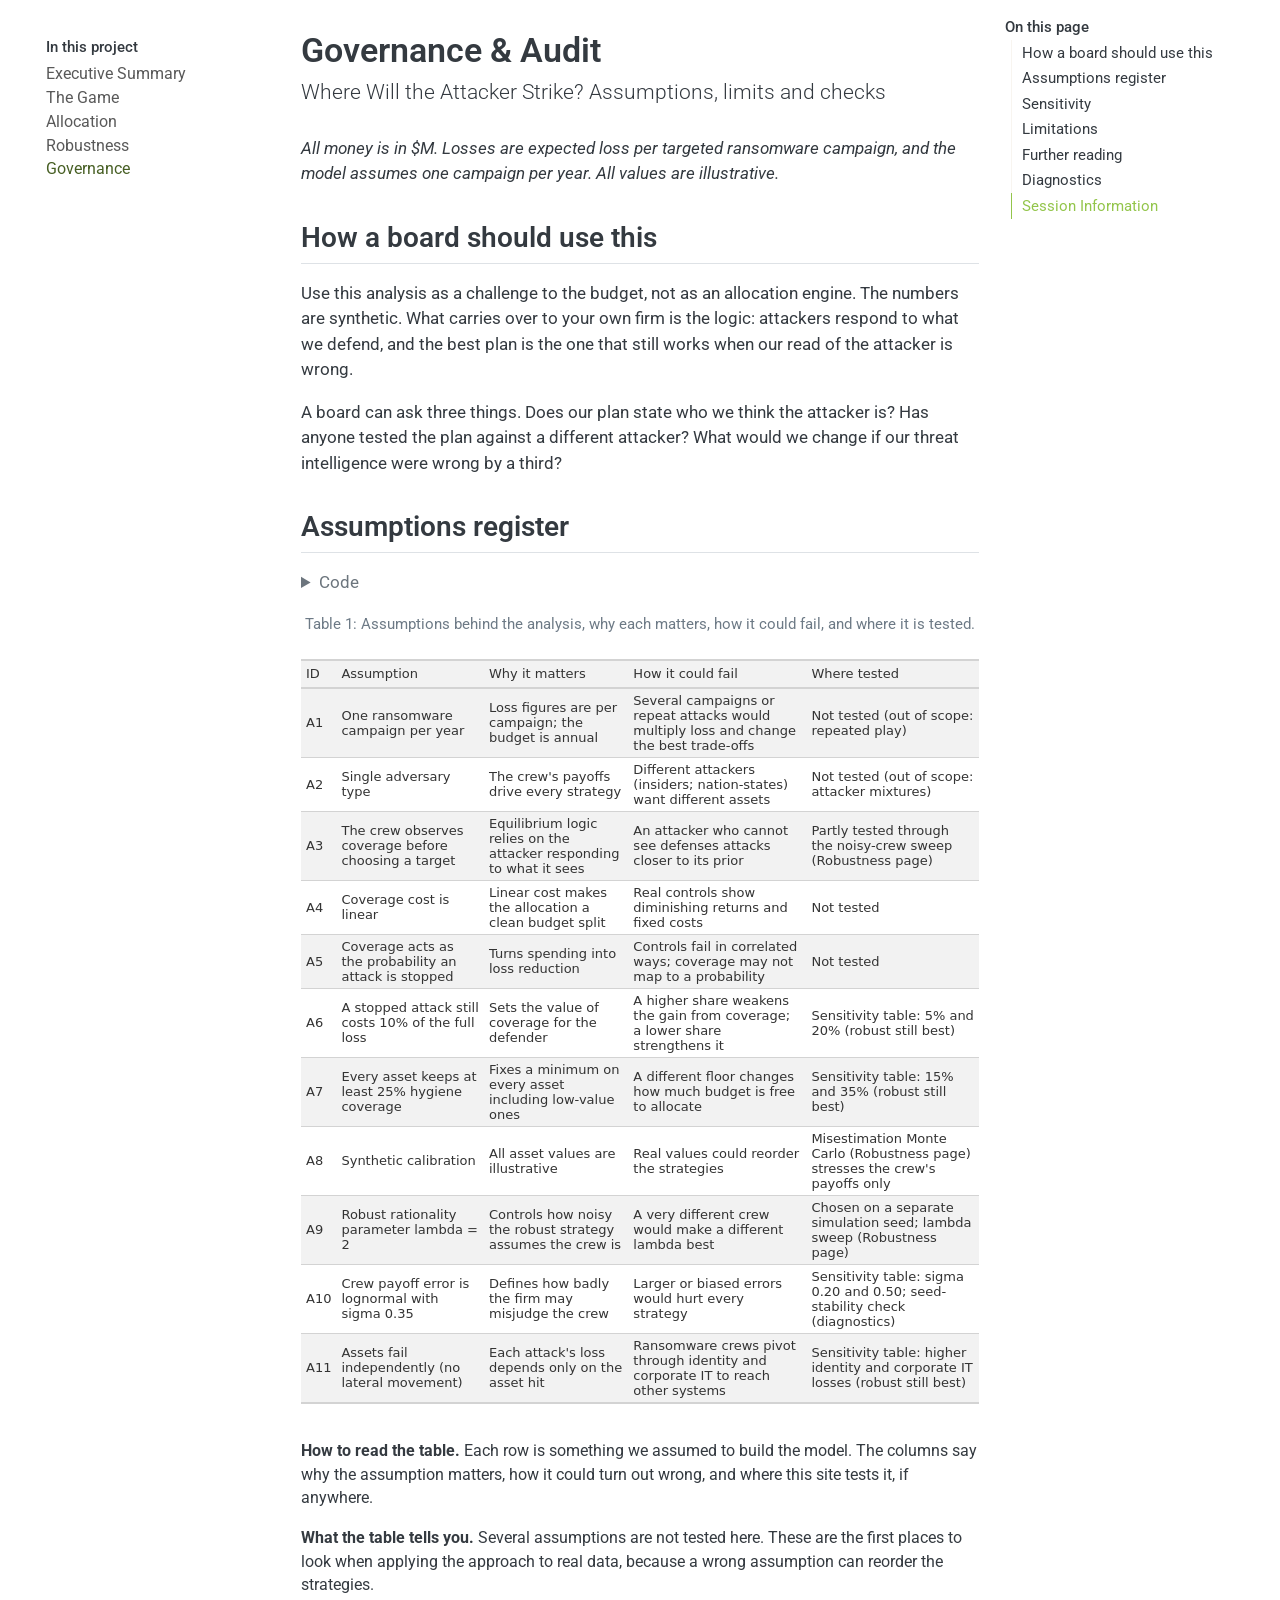
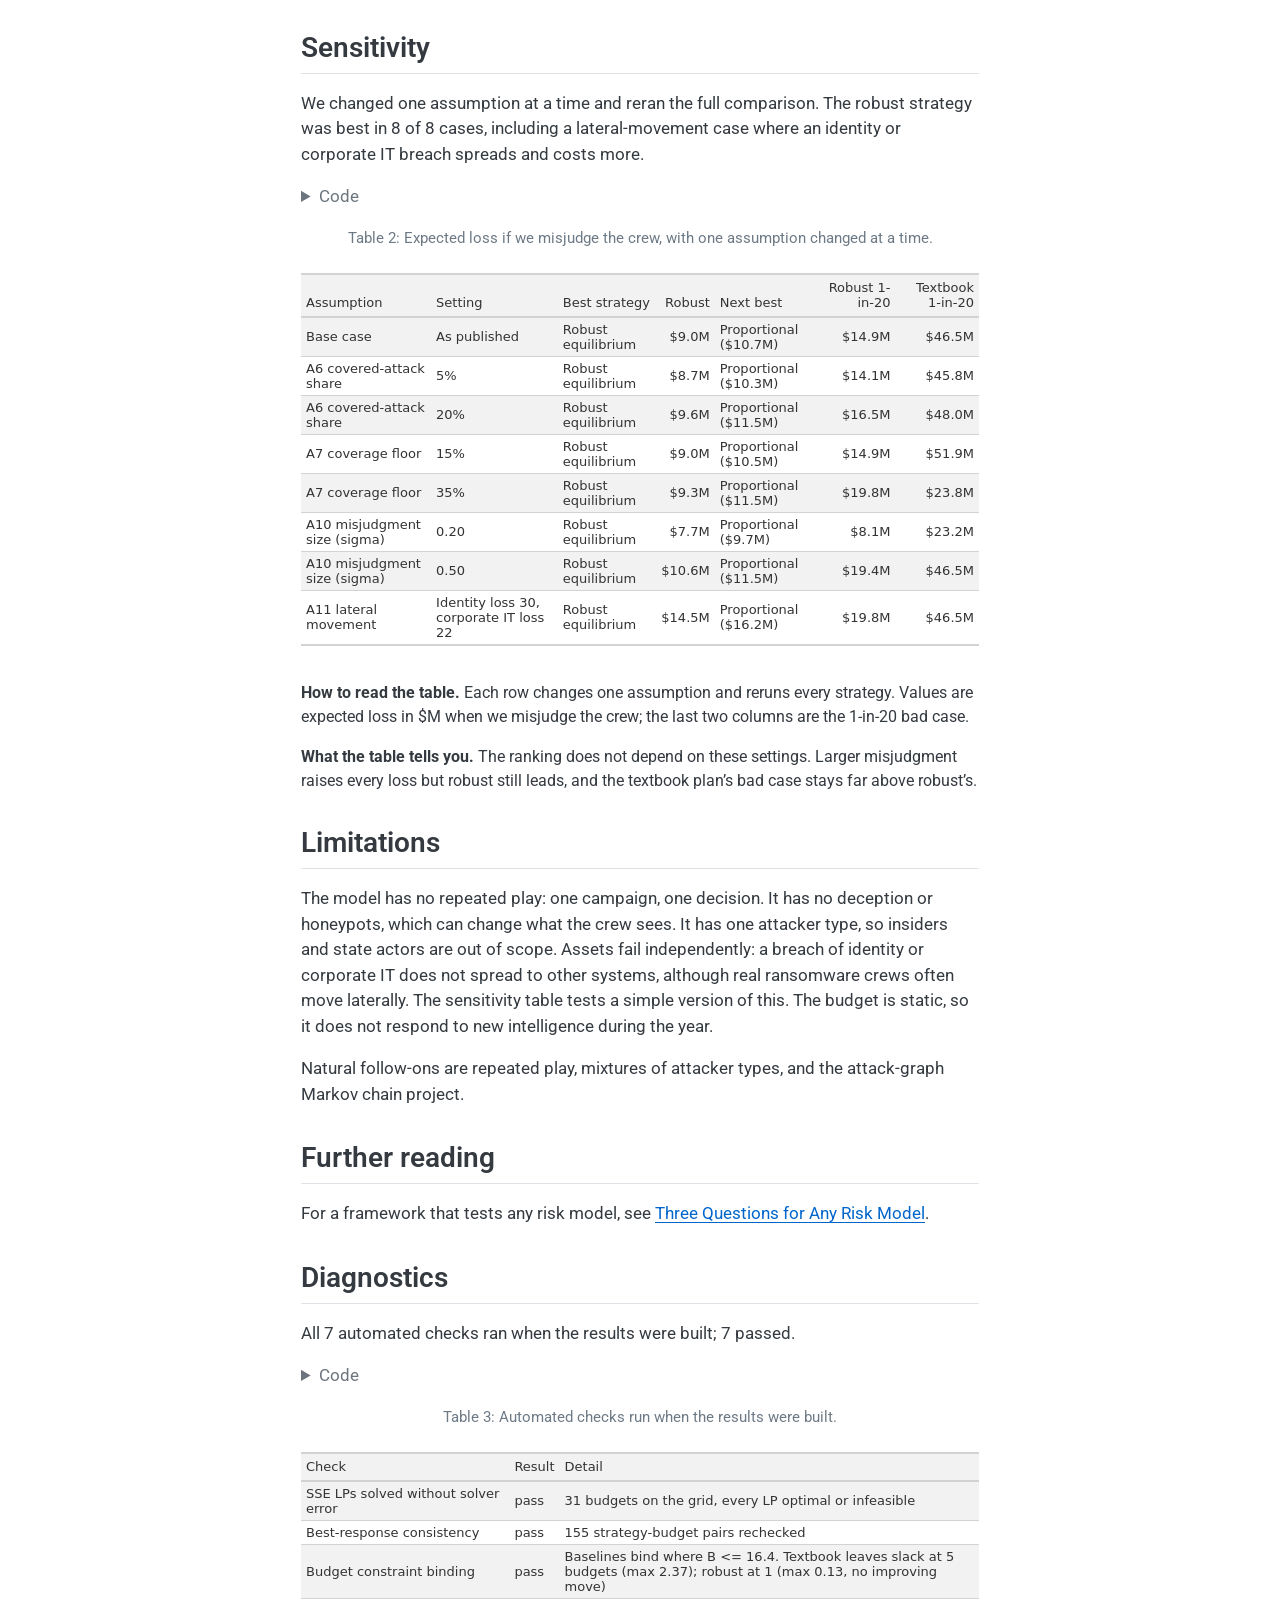
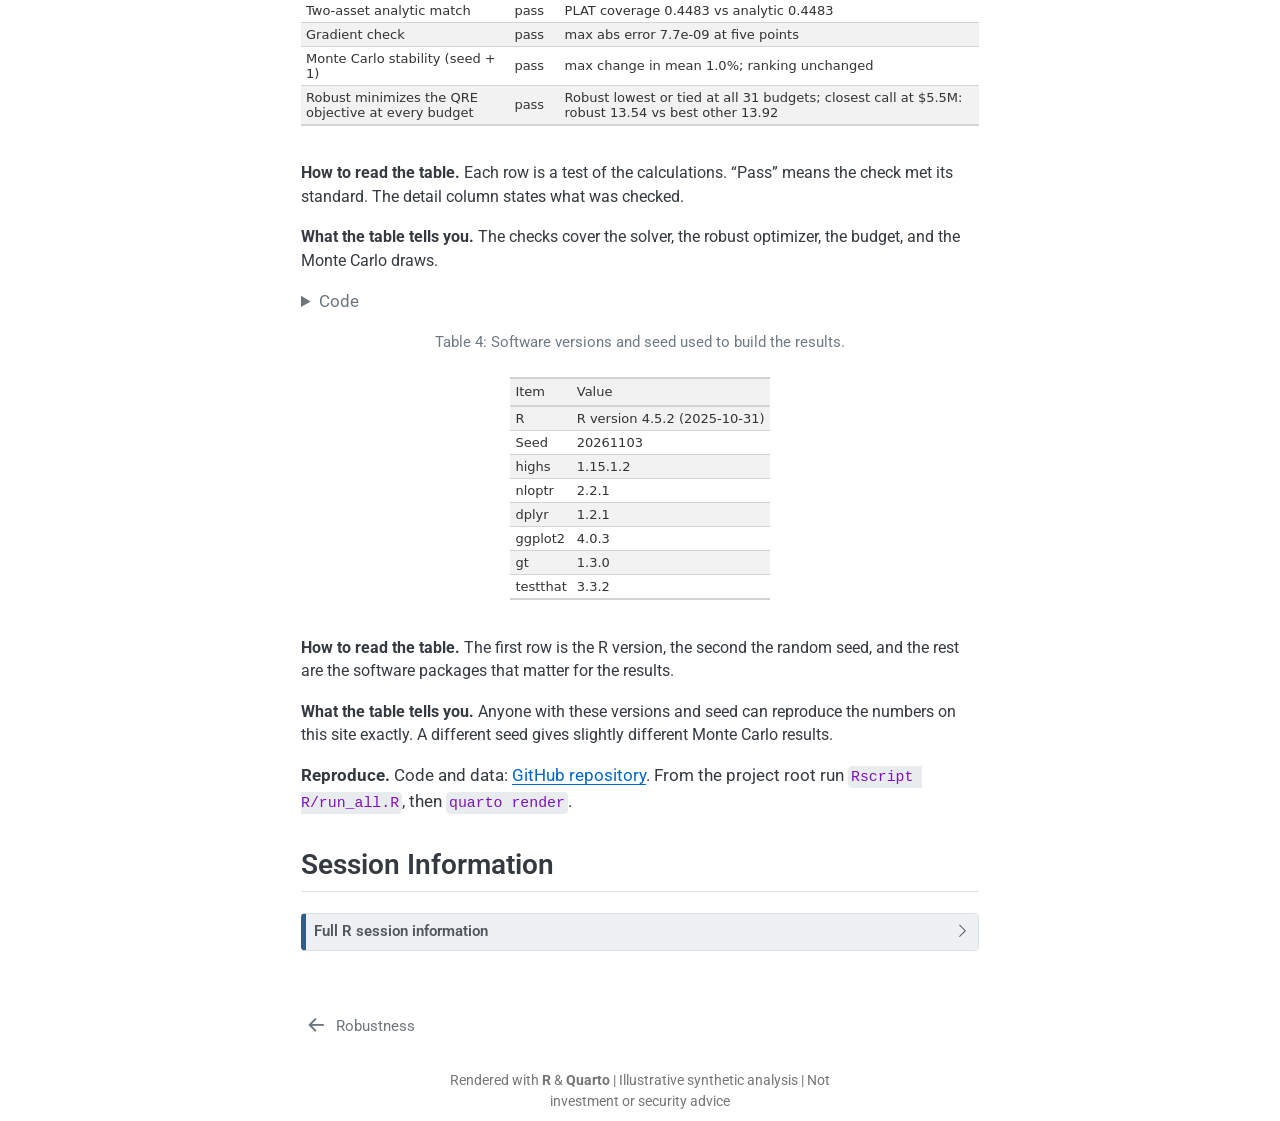
<file: docs/04-governance.html>
<!DOCTYPE html>
<html xmlns="http://www.w3.org/1999/xhtml" lang="en" xml:lang="en"><head>

<meta charset="utf-8">
<meta name="generator" content="quarto-1.8.26">

<meta name="viewport" content="width=device-width, initial-scale=1.0, user-scalable=yes">


<title>Governance &amp; Audit – Where Will the Attacker Strike?</title>
<style>
code{white-space: pre-wrap;}
span.smallcaps{font-variant: small-caps;}
div.columns{display: flex; gap: min(4vw, 1.5em);}
div.column{flex: auto; overflow-x: auto;}
div.hanging-indent{margin-left: 1.5em; text-indent: -1.5em;}
ul.task-list{list-style: none;}
ul.task-list li input[type="checkbox"] {
  width: 0.8em;
  margin: 0 0.8em 0.2em -1em; /* quarto-specific, see https://github.com/quarto-dev/quarto-cli/issues/4556 */ 
  vertical-align: middle;
}
/* CSS for syntax highlighting */
html { -webkit-text-size-adjust: 100%; }
pre > code.sourceCode { white-space: pre; position: relative; }
pre > code.sourceCode > span { display: inline-block; line-height: 1.25; }
pre > code.sourceCode > span:empty { height: 1.2em; }
.sourceCode { overflow: visible; }
code.sourceCode > span { color: inherit; text-decoration: inherit; }
div.sourceCode { margin: 1em 0; }
pre.sourceCode { margin: 0; }
@media screen {
div.sourceCode { overflow: auto; }
}
@media print {
pre > code.sourceCode { white-space: pre-wrap; }
pre > code.sourceCode > span { text-indent: -5em; padding-left: 5em; }
}
pre.numberSource code
  { counter-reset: source-line 0; }
pre.numberSource code > span
  { position: relative; left: -4em; counter-increment: source-line; }
pre.numberSource code > span > a:first-child::before
  { content: counter(source-line);
    position: relative; left: -1em; text-align: right; vertical-align: baseline;
    border: none; display: inline-block;
    -webkit-touch-callout: none; -webkit-user-select: none;
    -khtml-user-select: none; -moz-user-select: none;
    -ms-user-select: none; user-select: none;
    padding: 0 4px; width: 4em;
  }
pre.numberSource { margin-left: 3em;  padding-left: 4px; }
div.sourceCode
  {   }
@media screen {
pre > code.sourceCode > span > a:first-child::before { text-decoration: underline; }
}
</style>


<script src="site_libs/quarto-nav/quarto-nav.js"></script>
<script src="site_libs/quarto-nav/headroom.min.js"></script>
<link href="./03-robustness.html" rel="prev">
<script src="site_libs/clipboard/clipboard.min.js"></script>
<script src="site_libs/quarto-html/quarto.js" type="module"></script>
<script src="site_libs/quarto-html/tabsets/tabsets.js" type="module"></script>
<script src="site_libs/quarto-html/axe/axe-check.js" type="module"></script>
<script src="site_libs/quarto-html/popper.min.js"></script>
<script src="site_libs/quarto-html/tippy.umd.min.js"></script>
<script src="site_libs/quarto-html/anchor.min.js"></script>
<link href="site_libs/quarto-html/tippy.css" rel="stylesheet">
<link href="site_libs/quarto-html/quarto-syntax-highlighting-587c61ba64f3a5504c4d52d930310e48.css" rel="stylesheet" id="quarto-text-highlighting-styles">
<script src="site_libs/bootstrap/bootstrap.min.js"></script>
<link href="site_libs/bootstrap/bootstrap-icons.css" rel="stylesheet">
<link href="site_libs/bootstrap/bootstrap-9a19a6dc4b25886ecdc4cfc46d632d39.min.css" rel="stylesheet" append-hash="true" id="quarto-bootstrap" data-mode="light">
<script id="quarto-search-options" type="application/json">{
  "language": {
    "search-no-results-text": "No results",
    "search-matching-documents-text": "matching documents",
    "search-copy-link-title": "Copy link to search",
    "search-hide-matches-text": "Hide additional matches",
    "search-more-match-text": "more match in this document",
    "search-more-matches-text": "more matches in this document",
    "search-clear-button-title": "Clear",
    "search-text-placeholder": "",
    "search-detached-cancel-button-title": "Cancel",
    "search-submit-button-title": "Submit",
    "search-label": "Search"
  }
}</script>
<link href="site_libs/pagedtable-1.1/css/pagedtable.css" rel="stylesheet">
<script src="site_libs/pagedtable-1.1/js/pagedtable.js"></script>


<link rel="stylesheet" href="styles.css">
</head>

<body class="nav-sidebar floating quarto-light">

<div id="quarto-search-results"></div>
  <header id="quarto-header" class="headroom fixed-top">
  <nav class="quarto-secondary-nav">
    <div class="container-fluid d-flex">
      <button type="button" class="quarto-btn-toggle btn" data-bs-toggle="collapse" role="button" data-bs-target=".quarto-sidebar-collapse-item" aria-controls="quarto-sidebar" aria-expanded="false" aria-label="Toggle sidebar navigation" onclick="if (window.quartoToggleHeadroom) { window.quartoToggleHeadroom(); }">
        <i class="bi bi-layout-text-sidebar-reverse"></i>
      </button>
        <nav class="quarto-page-breadcrumbs" aria-label="breadcrumb"><ol class="breadcrumb"><li class="breadcrumb-item"><a href="./04-governance.html">Governance</a></li></ol></nav>
        <a class="flex-grow-1" role="navigation" data-bs-toggle="collapse" data-bs-target=".quarto-sidebar-collapse-item" aria-controls="quarto-sidebar" aria-expanded="false" aria-label="Toggle sidebar navigation" onclick="if (window.quartoToggleHeadroom) { window.quartoToggleHeadroom(); }">      
        </a>
    </div>
  </nav>
</header>
<!-- content -->
<div id="quarto-content" class="quarto-container page-columns page-rows-contents page-layout-article">
<!-- sidebar -->
  <nav id="quarto-sidebar" class="sidebar collapse collapse-horizontal quarto-sidebar-collapse-item sidebar-navigation floating overflow-auto">
    <div class="pt-lg-2 mt-2 text-left sidebar-header">
    <div class="sidebar-title mb-0 py-0">
      <a href="./">Where Will the Attacker Strike?</a> 
    </div>
      </div>
    <div class="sidebar-menu-container"> 
    <ul class="list-unstyled mt-1">
        <li class="sidebar-item">
  <div class="sidebar-item-container"> 
  <a href="./index.html" class="sidebar-item-text sidebar-link">
 <span class="menu-text">Executive Summary</span></a>
  </div>
</li>
        <li class="sidebar-item">
  <div class="sidebar-item-container"> 
  <a href="./01-the-game.html" class="sidebar-item-text sidebar-link">
 <span class="menu-text">The Game</span></a>
  </div>
</li>
        <li class="sidebar-item">
  <div class="sidebar-item-container"> 
  <a href="./02-allocation.html" class="sidebar-item-text sidebar-link">
 <span class="menu-text">Allocation</span></a>
  </div>
</li>
        <li class="sidebar-item">
  <div class="sidebar-item-container"> 
  <a href="./03-robustness.html" class="sidebar-item-text sidebar-link">
 <span class="menu-text">Robustness</span></a>
  </div>
</li>
        <li class="sidebar-item">
  <div class="sidebar-item-container"> 
  <a href="./04-governance.html" class="sidebar-item-text sidebar-link active">
 <span class="menu-text">Governance</span></a>
  </div>
</li>
    </ul>
    </div>
</nav>
<div id="quarto-sidebar-glass" class="quarto-sidebar-collapse-item" data-bs-toggle="collapse" data-bs-target=".quarto-sidebar-collapse-item"></div>
<!-- margin-sidebar -->
    <div id="quarto-margin-sidebar" class="sidebar margin-sidebar">
        <nav id="TOC" role="doc-toc" class="toc-active">
    <h2 id="toc-title">On this page</h2>
   
  <ul>
  <li><a href="#how-a-board-should-use-this" id="toc-how-a-board-should-use-this" class="nav-link active" data-scroll-target="#how-a-board-should-use-this">How a board should use this</a></li>
  <li><a href="#assumptions-register" id="toc-assumptions-register" class="nav-link" data-scroll-target="#assumptions-register">Assumptions register</a></li>
  <li><a href="#sensitivity" id="toc-sensitivity" class="nav-link" data-scroll-target="#sensitivity">Sensitivity</a></li>
  <li><a href="#limitations" id="toc-limitations" class="nav-link" data-scroll-target="#limitations">Limitations</a></li>
  <li><a href="#further-reading" id="toc-further-reading" class="nav-link" data-scroll-target="#further-reading">Further reading</a></li>
  <li><a href="#diagnostics" id="toc-diagnostics" class="nav-link" data-scroll-target="#diagnostics">Diagnostics</a></li>
  <li><a href="#session-information" id="toc-session-information" class="nav-link" data-scroll-target="#session-information">Session Information</a></li>
  </ul>
</nav>
    </div>
<!-- main -->
<main class="content" id="quarto-document-content">

<header id="title-block-header" class="quarto-title-block default">
<div class="quarto-title">
<h1 class="title">Governance &amp; Audit</h1>
<p class="subtitle lead">Where Will the Attacker Strike? Assumptions, limits and checks</p>
</div>



<div class="quarto-title-meta">

    
  
    
  </div>
  


</header>


<p><em>All money is in $M. Losses are expected loss per targeted ransomware campaign, and the model assumes one campaign per year. All values are illustrative.</em></p>
<section id="how-a-board-should-use-this" class="level2">
<h2 class="anchored" data-anchor-id="how-a-board-should-use-this">How a board should use this</h2>
<p>Use this analysis as a challenge to the budget, not as an allocation engine. The numbers are synthetic. What carries over to your own firm is the logic: attackers respond to what we defend, and the best plan is the one that still works when our read of the attacker is wrong.</p>
<p>A board can ask three things. Does our plan state who we think the attacker is? Has anyone tested the plan against a different attacker? What would we change if our threat intelligence were wrong by a third?</p>
</section>
<section id="assumptions-register" class="level2">
<h2 class="anchored" data-anchor-id="assumptions-register">Assumptions register</h2>
<div class="cell">
<details class="code-fold">
<summary>Code</summary>
<div class="code-copy-outer-scaffold"><div class="sourceCode cell-code" id="cb1"><pre class="sourceCode r code-with-copy"><code class="sourceCode r"><span id="cb1-1"><a href="#cb1-1" aria-hidden="true" tabindex="-1"></a>reg <span class="sc">|&gt;</span></span>
<span id="cb1-2"><a href="#cb1-2" aria-hidden="true" tabindex="-1"></a>  <span class="fu">gt</span>() <span class="sc">|&gt;</span></span>
<span id="cb1-3"><a href="#cb1-3" aria-hidden="true" tabindex="-1"></a>  <span class="fu">cols_label</span>(<span class="at">id =</span> <span class="st">"ID"</span>, <span class="at">assumption =</span> <span class="st">"Assumption"</span>, <span class="at">why_it_matters =</span> <span class="st">"Why it matters"</span>,</span>
<span id="cb1-4"><a href="#cb1-4" aria-hidden="true" tabindex="-1"></a>             <span class="at">how_it_could_fail =</span> <span class="st">"How it could fail"</span>, <span class="at">where_tested =</span> <span class="st">"Where tested"</span>) <span class="sc">|&gt;</span></span>
<span id="cb1-5"><a href="#cb1-5" aria-hidden="true" tabindex="-1"></a>  <span class="fu">gt_se</span>() <span class="sc">|&gt;</span></span>
<span id="cb1-6"><a href="#cb1-6" aria-hidden="true" tabindex="-1"></a>  <span class="fu">cols_align</span>(<span class="at">align =</span> <span class="st">"left"</span>)</span></code></pre></div><button title="Copy to Clipboard" class="code-copy-button"><i class="bi"></i></button></div>
</details>
<div id="tbl-assumptions" class="cell quarto-float quarto-figure quarto-figure-center anchored">
<figure class="quarto-float quarto-float-tbl figure">
<figcaption class="quarto-float-caption-top quarto-float-caption quarto-float-tbl" id="tbl-assumptions-caption-0ceaefa1-69ba-4598-a22c-09a6ac19f8ca">
Table&nbsp;1: Assumptions behind the analysis, why each matters, how it could fail, and where it is tested.
</figcaption>
<div aria-describedby="tbl-assumptions-caption-0ceaefa1-69ba-4598-a22c-09a6ac19f8ca">
<div class="cell-output-display">
<div id="umiusgkfws" style="padding-left:0px;padding-right:0px;padding-top:10px;padding-bottom:10px;overflow-x:auto;overflow-y:auto;width:auto;height:auto;">
<style>#umiusgkfws table {
  font-family: system-ui, 'Segoe UI', Roboto, Helvetica, Arial, sans-serif, 'Apple Color Emoji', 'Segoe UI Emoji', 'Segoe UI Symbol', 'Noto Color Emoji';
  -webkit-font-smoothing: antialiased;
  -moz-osx-font-smoothing: grayscale;
}

#umiusgkfws thead, #umiusgkfws tbody, #umiusgkfws tfoot, #umiusgkfws tr, #umiusgkfws td, #umiusgkfws th {
  border-style: none;
}

#umiusgkfws p {
  margin: 0;
  padding: 0;
}

#umiusgkfws .gt_table {
  display: table;
  border-collapse: collapse;
  line-height: normal;
  margin-left: auto;
  margin-right: auto;
  color: #333333;
  font-size: 13px;
  font-weight: normal;
  font-style: normal;
  background-color: #FFFFFF;
  width: auto;
  border-top-style: none;
  border-top-width: 2px;
  border-top-color: #A8A8A8;
  border-right-style: none;
  border-right-width: 2px;
  border-right-color: #D3D3D3;
  border-bottom-style: solid;
  border-bottom-width: 2px;
  border-bottom-color: #A8A8A8;
  border-left-style: none;
  border-left-width: 2px;
  border-left-color: #D3D3D3;
}

#umiusgkfws .gt_caption {
  padding-top: 4px;
  padding-bottom: 4px;
}

#umiusgkfws .gt_title {
  color: #333333;
  font-size: 125%;
  font-weight: initial;
  padding-top: 4px;
  padding-bottom: 4px;
  padding-left: 5px;
  padding-right: 5px;
  border-bottom-color: #FFFFFF;
  border-bottom-width: 0;
}

#umiusgkfws .gt_subtitle {
  color: #333333;
  font-size: 85%;
  font-weight: initial;
  padding-top: 3px;
  padding-bottom: 5px;
  padding-left: 5px;
  padding-right: 5px;
  border-top-color: #FFFFFF;
  border-top-width: 0;
}

#umiusgkfws .gt_heading {
  background-color: #FFFFFF;
  text-align: center;
  border-bottom-color: #FFFFFF;
  border-left-style: none;
  border-left-width: 1px;
  border-left-color: #D3D3D3;
  border-right-style: none;
  border-right-width: 1px;
  border-right-color: #D3D3D3;
}

#umiusgkfws .gt_bottom_border {
  border-bottom-style: solid;
  border-bottom-width: 2px;
  border-bottom-color: #D3D3D3;
}

#umiusgkfws .gt_col_headings {
  border-top-style: solid;
  border-top-width: 2px;
  border-top-color: #D3D3D3;
  border-bottom-style: solid;
  border-bottom-width: 2px;
  border-bottom-color: #D3D3D3;
  border-left-style: none;
  border-left-width: 1px;
  border-left-color: #D3D3D3;
  border-right-style: none;
  border-right-width: 1px;
  border-right-color: #D3D3D3;
}

#umiusgkfws .gt_col_heading {
  color: #333333;
  background-color: #F2F2F2;
  font-size: 100%;
  font-weight: normal;
  text-transform: inherit;
  border-left-style: none;
  border-left-width: 1px;
  border-left-color: #D3D3D3;
  border-right-style: none;
  border-right-width: 1px;
  border-right-color: #D3D3D3;
  vertical-align: bottom;
  padding-top: 5px;
  padding-bottom: 6px;
  padding-left: 5px;
  padding-right: 5px;
  overflow-x: hidden;
}

#umiusgkfws .gt_column_spanner_outer {
  color: #333333;
  background-color: #F2F2F2;
  font-size: 100%;
  font-weight: normal;
  text-transform: inherit;
  padding-top: 0;
  padding-bottom: 0;
  padding-left: 4px;
  padding-right: 4px;
}

#umiusgkfws .gt_column_spanner_outer:first-child {
  padding-left: 0;
}

#umiusgkfws .gt_column_spanner_outer:last-child {
  padding-right: 0;
}

#umiusgkfws .gt_column_spanner {
  border-bottom-style: solid;
  border-bottom-width: 2px;
  border-bottom-color: #D3D3D3;
  vertical-align: bottom;
  padding-top: 5px;
  padding-bottom: 5px;
  overflow-x: hidden;
  display: inline-block;
  width: 100%;
}

#umiusgkfws .gt_spanner_row {
  border-bottom-style: hidden;
}

#umiusgkfws .gt_group_heading {
  padding-top: 8px;
  padding-bottom: 8px;
  padding-left: 5px;
  padding-right: 5px;
  color: #333333;
  background-color: #FFFFFF;
  font-size: 100%;
  font-weight: initial;
  text-transform: inherit;
  border-top-style: solid;
  border-top-width: 2px;
  border-top-color: #D3D3D3;
  border-bottom-style: solid;
  border-bottom-width: 2px;
  border-bottom-color: #D3D3D3;
  border-left-style: none;
  border-left-width: 1px;
  border-left-color: #D3D3D3;
  border-right-style: none;
  border-right-width: 1px;
  border-right-color: #D3D3D3;
  vertical-align: middle;
  text-align: left;
}

#umiusgkfws .gt_empty_group_heading {
  padding: 0.5px;
  color: #333333;
  background-color: #FFFFFF;
  font-size: 100%;
  font-weight: initial;
  border-top-style: solid;
  border-top-width: 2px;
  border-top-color: #D3D3D3;
  border-bottom-style: solid;
  border-bottom-width: 2px;
  border-bottom-color: #D3D3D3;
  vertical-align: middle;
}

#umiusgkfws .gt_from_md > :first-child {
  margin-top: 0;
}

#umiusgkfws .gt_from_md > :last-child {
  margin-bottom: 0;
}

#umiusgkfws .gt_row {
  padding-top: 4px;
  padding-bottom: 4px;
  padding-left: 5px;
  padding-right: 5px;
  margin: 10px;
  border-top-style: solid;
  border-top-width: 1px;
  border-top-color: #D3D3D3;
  border-left-style: none;
  border-left-width: 1px;
  border-left-color: #D3D3D3;
  border-right-style: none;
  border-right-width: 1px;
  border-right-color: #D3D3D3;
  vertical-align: middle;
  overflow-x: hidden;
}

#umiusgkfws .gt_stub {
  color: #333333;
  background-color: #FFFFFF;
  font-size: 100%;
  font-weight: initial;
  text-transform: inherit;
  border-right-style: solid;
  border-right-width: 2px;
  border-right-color: #D3D3D3;
  padding-left: 5px;
  padding-right: 5px;
}

#umiusgkfws .gt_stub_row_group {
  color: #333333;
  background-color: #FFFFFF;
  font-size: 100%;
  font-weight: initial;
  text-transform: inherit;
  border-right-style: solid;
  border-right-width: 2px;
  border-right-color: #D3D3D3;
  padding-left: 5px;
  padding-right: 5px;
  vertical-align: top;
}

#umiusgkfws .gt_row_group_first td {
  border-top-width: 2px;
}

#umiusgkfws .gt_row_group_first th {
  border-top-width: 2px;
}

#umiusgkfws .gt_summary_row {
  color: #333333;
  background-color: #FFFFFF;
  text-transform: inherit;
  padding-top: 8px;
  padding-bottom: 8px;
  padding-left: 5px;
  padding-right: 5px;
}

#umiusgkfws .gt_first_summary_row {
  border-top-style: solid;
  border-top-color: #D3D3D3;
}

#umiusgkfws .gt_first_summary_row.thick {
  border-top-width: 2px;
}

#umiusgkfws .gt_last_summary_row {
  padding-top: 8px;
  padding-bottom: 8px;
  padding-left: 5px;
  padding-right: 5px;
  border-bottom-style: solid;
  border-bottom-width: 2px;
  border-bottom-color: #D3D3D3;
}

#umiusgkfws .gt_grand_summary_row {
  color: #333333;
  background-color: #FFFFFF;
  text-transform: inherit;
  padding-top: 8px;
  padding-bottom: 8px;
  padding-left: 5px;
  padding-right: 5px;
}

#umiusgkfws .gt_first_grand_summary_row {
  padding-top: 8px;
  padding-bottom: 8px;
  padding-left: 5px;
  padding-right: 5px;
  border-top-style: double;
  border-top-width: 6px;
  border-top-color: #D3D3D3;
}

#umiusgkfws .gt_last_grand_summary_row_top {
  padding-top: 8px;
  padding-bottom: 8px;
  padding-left: 5px;
  padding-right: 5px;
  border-bottom-style: double;
  border-bottom-width: 6px;
  border-bottom-color: #D3D3D3;
}

#umiusgkfws .gt_striped {
  background-color: rgba(128, 128, 128, 0.05);
}

#umiusgkfws .gt_table_body {
  border-top-style: solid;
  border-top-width: 2px;
  border-top-color: #D3D3D3;
  border-bottom-style: solid;
  border-bottom-width: 2px;
  border-bottom-color: #D3D3D3;
}

#umiusgkfws .gt_footnotes {
  color: #333333;
  background-color: #FFFFFF;
  border-bottom-style: none;
  border-bottom-width: 2px;
  border-bottom-color: #D3D3D3;
  border-left-style: none;
  border-left-width: 2px;
  border-left-color: #D3D3D3;
  border-right-style: none;
  border-right-width: 2px;
  border-right-color: #D3D3D3;
}

#umiusgkfws .gt_footnote {
  margin: 0px;
  font-size: 90%;
  padding-top: 4px;
  padding-bottom: 4px;
  padding-left: 5px;
  padding-right: 5px;
}

#umiusgkfws .gt_sourcenotes {
  color: #333333;
  background-color: #FFFFFF;
  border-bottom-style: none;
  border-bottom-width: 2px;
  border-bottom-color: #D3D3D3;
  border-left-style: none;
  border-left-width: 2px;
  border-left-color: #D3D3D3;
  border-right-style: none;
  border-right-width: 2px;
  border-right-color: #D3D3D3;
}

#umiusgkfws .gt_sourcenote {
  font-size: 90%;
  padding-top: 4px;
  padding-bottom: 4px;
  padding-left: 5px;
  padding-right: 5px;
}

#umiusgkfws .gt_left {
  text-align: left;
}

#umiusgkfws .gt_center {
  text-align: center;
}

#umiusgkfws .gt_right {
  text-align: right;
  font-variant-numeric: tabular-nums;
}

#umiusgkfws .gt_font_normal {
  font-weight: normal;
}

#umiusgkfws .gt_font_bold {
  font-weight: bold;
}

#umiusgkfws .gt_font_italic {
  font-style: italic;
}

#umiusgkfws .gt_super {
  font-size: 65%;
}

#umiusgkfws .gt_footnote_marks {
  font-size: 75%;
  vertical-align: 0.4em;
  position: initial;
}

#umiusgkfws .gt_asterisk {
  font-size: 100%;
  vertical-align: 0;
}

#umiusgkfws .gt_indent_1 {
  text-indent: 5px;
}

#umiusgkfws .gt_indent_2 {
  text-indent: 10px;
}

#umiusgkfws .gt_indent_3 {
  text-indent: 15px;
}

#umiusgkfws .gt_indent_4 {
  text-indent: 20px;
}

#umiusgkfws .gt_indent_5 {
  text-indent: 25px;
}

#umiusgkfws .katex-display {
  display: inline-flex !important;
  margin-bottom: 0.75em !important;
}

#umiusgkfws div.Reactable > div.rt-table > div.rt-thead > div.rt-tr.rt-tr-group-header > div.rt-th-group:after {
  height: 0px !important;
}
</style>

<table class="gt_table do-not-create-environment cell caption-top table table-sm table-striped small" data-quarto-bootstrap="false">
<thead>
<tr class="gt_col_headings header">
<th id="id" class="gt_col_heading gt_columns_bottom_border gt_left" data-quarto-table-cell-role="th" scope="col">ID</th>
<th id="assumption" class="gt_col_heading gt_columns_bottom_border gt_left" data-quarto-table-cell-role="th" scope="col">Assumption</th>
<th id="why_it_matters" class="gt_col_heading gt_columns_bottom_border gt_left" data-quarto-table-cell-role="th" scope="col">Why it matters</th>
<th id="how_it_could_fail" class="gt_col_heading gt_columns_bottom_border gt_left" data-quarto-table-cell-role="th" scope="col">How it could fail</th>
<th id="where_tested" class="gt_col_heading gt_columns_bottom_border gt_left" data-quarto-table-cell-role="th" scope="col">Where tested</th>
</tr>
</thead>
<tbody class="gt_table_body">
<tr class="odd">
<td class="gt_row gt_left" headers="id">A1</td>
<td class="gt_row gt_left" headers="assumption">One ransomware campaign per year</td>
<td class="gt_row gt_left" headers="why_it_matters">Loss figures are per campaign; the budget is annual</td>
<td class="gt_row gt_left" headers="how_it_could_fail">Several campaigns or repeat attacks would multiply loss and change the best trade-offs</td>
<td class="gt_row gt_left" headers="where_tested">Not tested (out of scope: repeated play)</td>
</tr>
<tr class="even">
<td class="gt_row gt_left" headers="id">A2</td>
<td class="gt_row gt_left" headers="assumption">Single adversary type</td>
<td class="gt_row gt_left" headers="why_it_matters">The crew's payoffs drive every strategy</td>
<td class="gt_row gt_left" headers="how_it_could_fail">Different attackers (insiders; nation-states) want different assets</td>
<td class="gt_row gt_left" headers="where_tested">Not tested (out of scope: attacker mixtures)</td>
</tr>
<tr class="odd">
<td class="gt_row gt_left" headers="id">A3</td>
<td class="gt_row gt_left" headers="assumption">The crew observes coverage before choosing a target</td>
<td class="gt_row gt_left" headers="why_it_matters">Equilibrium logic relies on the attacker responding to what it sees</td>
<td class="gt_row gt_left" headers="how_it_could_fail">An attacker who cannot see defenses attacks closer to its prior</td>
<td class="gt_row gt_left" headers="where_tested">Partly tested through the noisy-crew sweep (Robustness page)</td>
</tr>
<tr class="even">
<td class="gt_row gt_left" headers="id">A4</td>
<td class="gt_row gt_left" headers="assumption">Coverage cost is linear</td>
<td class="gt_row gt_left" headers="why_it_matters">Linear cost makes the allocation a clean budget split</td>
<td class="gt_row gt_left" headers="how_it_could_fail">Real controls show diminishing returns and fixed costs</td>
<td class="gt_row gt_left" headers="where_tested">Not tested</td>
</tr>
<tr class="odd">
<td class="gt_row gt_left" headers="id">A5</td>
<td class="gt_row gt_left" headers="assumption">Coverage acts as the probability an attack is stopped</td>
<td class="gt_row gt_left" headers="why_it_matters">Turns spending into loss reduction</td>
<td class="gt_row gt_left" headers="how_it_could_fail">Controls fail in correlated ways; coverage may not map to a probability</td>
<td class="gt_row gt_left" headers="where_tested">Not tested</td>
</tr>
<tr class="even">
<td class="gt_row gt_left" headers="id">A6</td>
<td class="gt_row gt_left" headers="assumption">A stopped attack still costs 10% of the full loss</td>
<td class="gt_row gt_left" headers="why_it_matters">Sets the value of coverage for the defender</td>
<td class="gt_row gt_left" headers="how_it_could_fail">A higher share weakens the gain from coverage; a lower share strengthens it</td>
<td class="gt_row gt_left" headers="where_tested">Sensitivity table: 5% and 20% (robust still best)</td>
</tr>
<tr class="odd">
<td class="gt_row gt_left" headers="id">A7</td>
<td class="gt_row gt_left" headers="assumption">Every asset keeps at least 25% hygiene coverage</td>
<td class="gt_row gt_left" headers="why_it_matters">Fixes a minimum on every asset including low-value ones</td>
<td class="gt_row gt_left" headers="how_it_could_fail">A different floor changes how much budget is free to allocate</td>
<td class="gt_row gt_left" headers="where_tested">Sensitivity table: 15% and 35% (robust still best)</td>
</tr>
<tr class="even">
<td class="gt_row gt_left" headers="id">A8</td>
<td class="gt_row gt_left" headers="assumption">Synthetic calibration</td>
<td class="gt_row gt_left" headers="why_it_matters">All asset values are illustrative</td>
<td class="gt_row gt_left" headers="how_it_could_fail">Real values could reorder the strategies</td>
<td class="gt_row gt_left" headers="where_tested">Misestimation Monte Carlo (Robustness page) stresses the crew's payoffs only</td>
</tr>
<tr class="odd">
<td class="gt_row gt_left" headers="id">A9</td>
<td class="gt_row gt_left" headers="assumption">Robust rationality parameter lambda = 2</td>
<td class="gt_row gt_left" headers="why_it_matters">Controls how noisy the robust strategy assumes the crew is</td>
<td class="gt_row gt_left" headers="how_it_could_fail">A very different crew would make a different lambda best</td>
<td class="gt_row gt_left" headers="where_tested">Chosen on a separate simulation seed; lambda sweep (Robustness page)</td>
</tr>
<tr class="even">
<td class="gt_row gt_left" headers="id">A10</td>
<td class="gt_row gt_left" headers="assumption">Crew payoff error is lognormal with sigma 0.35</td>
<td class="gt_row gt_left" headers="why_it_matters">Defines how badly the firm may misjudge the crew</td>
<td class="gt_row gt_left" headers="how_it_could_fail">Larger or biased errors would hurt every strategy</td>
<td class="gt_row gt_left" headers="where_tested">Sensitivity table: sigma 0.20 and 0.50; seed-stability check (diagnostics)</td>
</tr>
<tr class="odd">
<td class="gt_row gt_left" headers="id">A11</td>
<td class="gt_row gt_left" headers="assumption">Assets fail independently (no lateral movement)</td>
<td class="gt_row gt_left" headers="why_it_matters">Each attack's loss depends only on the asset hit</td>
<td class="gt_row gt_left" headers="how_it_could_fail">Ransomware crews pivot through identity and corporate IT to reach other systems</td>
<td class="gt_row gt_left" headers="where_tested">Sensitivity table: higher identity and corporate IT losses (robust still best)</td>
</tr>
</tbody>
</table>

</div>
</div>
</div>
</figure>
</div>
</div>
<div class="reader-note">
<p><strong>How to read the table.</strong> Each row is something we assumed to build the model. The columns say why the assumption matters, how it could turn out wrong, and where this site tests it, if anywhere.</p>
<p><strong>What the table tells you.</strong> Several assumptions are not tested here. These are the first places to look when applying the approach to real data, because a wrong assumption can reorder the strategies.</p>
</div>
</section>
<section id="sensitivity" class="level2">
<h2 class="anchored" data-anchor-id="sensitivity">Sensitivity</h2>
<p>We changed one assumption at a time and reran the full comparison. The robust strategy was best in 8 of 8 cases, including a lateral-movement case where an identity or corporate IT breach spreads and costs more.</p>
<div class="cell">
<details class="code-fold">
<summary>Code</summary>
<div class="code-copy-outer-scaffold"><div class="sourceCode cell-code" id="cb2"><pre class="sourceCode r code-with-copy"><code class="sourceCode r"><span id="cb2-1"><a href="#cb2-1" aria-hidden="true" tabindex="-1"></a>sens <span class="sc">|&gt;</span></span>
<span id="cb2-2"><a href="#cb2-2" aria-hidden="true" tabindex="-1"></a>  <span class="fu">transmute</span>(assumption, setting,</span>
<span id="cb2-3"><a href="#cb2-3" aria-hidden="true" tabindex="-1"></a>            <span class="at">best =</span> STRAT_LABELS[best],</span>
<span id="cb2-4"><a href="#cb2-4" aria-hidden="true" tabindex="-1"></a>            robust_mean,</span>
<span id="cb2-5"><a href="#cb2-5" aria-hidden="true" tabindex="-1"></a>            <span class="at">next_best =</span> <span class="fu">paste0</span>(STRAT_LABELS[next_best], <span class="st">" ("</span>, <span class="fu">fmt_m</span>(next_mean), <span class="st">")"</span>),</span>
<span id="cb2-6"><a href="#cb2-6" aria-hidden="true" tabindex="-1"></a>            robust_p95, textbook_p95) <span class="sc">|&gt;</span></span>
<span id="cb2-7"><a href="#cb2-7" aria-hidden="true" tabindex="-1"></a>  <span class="fu">gt</span>() <span class="sc">|&gt;</span></span>
<span id="cb2-8"><a href="#cb2-8" aria-hidden="true" tabindex="-1"></a>  <span class="fu">cols_label</span>(<span class="at">assumption =</span> <span class="st">"Assumption"</span>, <span class="at">setting =</span> <span class="st">"Setting"</span>, <span class="at">best =</span> <span class="st">"Best strategy"</span>,</span>
<span id="cb2-9"><a href="#cb2-9" aria-hidden="true" tabindex="-1"></a>             <span class="at">robust_mean =</span> <span class="st">"Robust"</span>, <span class="at">next_best =</span> <span class="st">"Next best"</span>,</span>
<span id="cb2-10"><a href="#cb2-10" aria-hidden="true" tabindex="-1"></a>             <span class="at">robust_p95 =</span> <span class="st">"Robust 1-in-20"</span>, <span class="at">textbook_p95 =</span> <span class="st">"Textbook 1-in-20"</span>) <span class="sc">|&gt;</span></span>
<span id="cb2-11"><a href="#cb2-11" aria-hidden="true" tabindex="-1"></a>  <span class="fu">fmt_currency</span>(<span class="at">columns =</span> <span class="fu">c</span>(robust_mean, robust_p95, textbook_p95),</span>
<span id="cb2-12"><a href="#cb2-12" aria-hidden="true" tabindex="-1"></a>               <span class="at">decimals =</span> <span class="dv">1</span>, <span class="at">pattern =</span> <span class="st">"{x}M"</span>) <span class="sc">|&gt;</span></span>
<span id="cb2-13"><a href="#cb2-13" aria-hidden="true" tabindex="-1"></a>  <span class="fu">gt_se</span>() <span class="sc">|&gt;</span></span>
<span id="cb2-14"><a href="#cb2-14" aria-hidden="true" tabindex="-1"></a>  <span class="fu">cols_align</span>(<span class="at">align =</span> <span class="st">"left"</span>, <span class="at">columns =</span> <span class="fu">c</span>(assumption, setting, best, next_best))</span></code></pre></div><button title="Copy to Clipboard" class="code-copy-button"><i class="bi"></i></button></div>
</details>
<div id="tbl-sensitivity" class="cell quarto-float quarto-figure quarto-figure-center anchored">
<figure class="quarto-float quarto-float-tbl figure">
<figcaption class="quarto-float-caption-top quarto-float-caption quarto-float-tbl" id="tbl-sensitivity-caption-0ceaefa1-69ba-4598-a22c-09a6ac19f8ca">
Table&nbsp;2: Expected loss if we misjudge the crew, with one assumption changed at a time.
</figcaption>
<div aria-describedby="tbl-sensitivity-caption-0ceaefa1-69ba-4598-a22c-09a6ac19f8ca">
<div class="cell-output-display">
<div id="tqneqounew" style="padding-left:0px;padding-right:0px;padding-top:10px;padding-bottom:10px;overflow-x:auto;overflow-y:auto;width:auto;height:auto;">
<style>#tqneqounew table {
  font-family: system-ui, 'Segoe UI', Roboto, Helvetica, Arial, sans-serif, 'Apple Color Emoji', 'Segoe UI Emoji', 'Segoe UI Symbol', 'Noto Color Emoji';
  -webkit-font-smoothing: antialiased;
  -moz-osx-font-smoothing: grayscale;
}

#tqneqounew thead, #tqneqounew tbody, #tqneqounew tfoot, #tqneqounew tr, #tqneqounew td, #tqneqounew th {
  border-style: none;
}

#tqneqounew p {
  margin: 0;
  padding: 0;
}

#tqneqounew .gt_table {
  display: table;
  border-collapse: collapse;
  line-height: normal;
  margin-left: auto;
  margin-right: auto;
  color: #333333;
  font-size: 13px;
  font-weight: normal;
  font-style: normal;
  background-color: #FFFFFF;
  width: auto;
  border-top-style: none;
  border-top-width: 2px;
  border-top-color: #A8A8A8;
  border-right-style: none;
  border-right-width: 2px;
  border-right-color: #D3D3D3;
  border-bottom-style: solid;
  border-bottom-width: 2px;
  border-bottom-color: #A8A8A8;
  border-left-style: none;
  border-left-width: 2px;
  border-left-color: #D3D3D3;
}

#tqneqounew .gt_caption {
  padding-top: 4px;
  padding-bottom: 4px;
}

#tqneqounew .gt_title {
  color: #333333;
  font-size: 125%;
  font-weight: initial;
  padding-top: 4px;
  padding-bottom: 4px;
  padding-left: 5px;
  padding-right: 5px;
  border-bottom-color: #FFFFFF;
  border-bottom-width: 0;
}

#tqneqounew .gt_subtitle {
  color: #333333;
  font-size: 85%;
  font-weight: initial;
  padding-top: 3px;
  padding-bottom: 5px;
  padding-left: 5px;
  padding-right: 5px;
  border-top-color: #FFFFFF;
  border-top-width: 0;
}

#tqneqounew .gt_heading {
  background-color: #FFFFFF;
  text-align: center;
  border-bottom-color: #FFFFFF;
  border-left-style: none;
  border-left-width: 1px;
  border-left-color: #D3D3D3;
  border-right-style: none;
  border-right-width: 1px;
  border-right-color: #D3D3D3;
}

#tqneqounew .gt_bottom_border {
  border-bottom-style: solid;
  border-bottom-width: 2px;
  border-bottom-color: #D3D3D3;
}

#tqneqounew .gt_col_headings {
  border-top-style: solid;
  border-top-width: 2px;
  border-top-color: #D3D3D3;
  border-bottom-style: solid;
  border-bottom-width: 2px;
  border-bottom-color: #D3D3D3;
  border-left-style: none;
  border-left-width: 1px;
  border-left-color: #D3D3D3;
  border-right-style: none;
  border-right-width: 1px;
  border-right-color: #D3D3D3;
}

#tqneqounew .gt_col_heading {
  color: #333333;
  background-color: #F2F2F2;
  font-size: 100%;
  font-weight: normal;
  text-transform: inherit;
  border-left-style: none;
  border-left-width: 1px;
  border-left-color: #D3D3D3;
  border-right-style: none;
  border-right-width: 1px;
  border-right-color: #D3D3D3;
  vertical-align: bottom;
  padding-top: 5px;
  padding-bottom: 6px;
  padding-left: 5px;
  padding-right: 5px;
  overflow-x: hidden;
}

#tqneqounew .gt_column_spanner_outer {
  color: #333333;
  background-color: #F2F2F2;
  font-size: 100%;
  font-weight: normal;
  text-transform: inherit;
  padding-top: 0;
  padding-bottom: 0;
  padding-left: 4px;
  padding-right: 4px;
}

#tqneqounew .gt_column_spanner_outer:first-child {
  padding-left: 0;
}

#tqneqounew .gt_column_spanner_outer:last-child {
  padding-right: 0;
}

#tqneqounew .gt_column_spanner {
  border-bottom-style: solid;
  border-bottom-width: 2px;
  border-bottom-color: #D3D3D3;
  vertical-align: bottom;
  padding-top: 5px;
  padding-bottom: 5px;
  overflow-x: hidden;
  display: inline-block;
  width: 100%;
}

#tqneqounew .gt_spanner_row {
  border-bottom-style: hidden;
}

#tqneqounew .gt_group_heading {
  padding-top: 8px;
  padding-bottom: 8px;
  padding-left: 5px;
  padding-right: 5px;
  color: #333333;
  background-color: #FFFFFF;
  font-size: 100%;
  font-weight: initial;
  text-transform: inherit;
  border-top-style: solid;
  border-top-width: 2px;
  border-top-color: #D3D3D3;
  border-bottom-style: solid;
  border-bottom-width: 2px;
  border-bottom-color: #D3D3D3;
  border-left-style: none;
  border-left-width: 1px;
  border-left-color: #D3D3D3;
  border-right-style: none;
  border-right-width: 1px;
  border-right-color: #D3D3D3;
  vertical-align: middle;
  text-align: left;
}

#tqneqounew .gt_empty_group_heading {
  padding: 0.5px;
  color: #333333;
  background-color: #FFFFFF;
  font-size: 100%;
  font-weight: initial;
  border-top-style: solid;
  border-top-width: 2px;
  border-top-color: #D3D3D3;
  border-bottom-style: solid;
  border-bottom-width: 2px;
  border-bottom-color: #D3D3D3;
  vertical-align: middle;
}

#tqneqounew .gt_from_md > :first-child {
  margin-top: 0;
}

#tqneqounew .gt_from_md > :last-child {
  margin-bottom: 0;
}

#tqneqounew .gt_row {
  padding-top: 4px;
  padding-bottom: 4px;
  padding-left: 5px;
  padding-right: 5px;
  margin: 10px;
  border-top-style: solid;
  border-top-width: 1px;
  border-top-color: #D3D3D3;
  border-left-style: none;
  border-left-width: 1px;
  border-left-color: #D3D3D3;
  border-right-style: none;
  border-right-width: 1px;
  border-right-color: #D3D3D3;
  vertical-align: middle;
  overflow-x: hidden;
}

#tqneqounew .gt_stub {
  color: #333333;
  background-color: #FFFFFF;
  font-size: 100%;
  font-weight: initial;
  text-transform: inherit;
  border-right-style: solid;
  border-right-width: 2px;
  border-right-color: #D3D3D3;
  padding-left: 5px;
  padding-right: 5px;
}

#tqneqounew .gt_stub_row_group {
  color: #333333;
  background-color: #FFFFFF;
  font-size: 100%;
  font-weight: initial;
  text-transform: inherit;
  border-right-style: solid;
  border-right-width: 2px;
  border-right-color: #D3D3D3;
  padding-left: 5px;
  padding-right: 5px;
  vertical-align: top;
}

#tqneqounew .gt_row_group_first td {
  border-top-width: 2px;
}

#tqneqounew .gt_row_group_first th {
  border-top-width: 2px;
}

#tqneqounew .gt_summary_row {
  color: #333333;
  background-color: #FFFFFF;
  text-transform: inherit;
  padding-top: 8px;
  padding-bottom: 8px;
  padding-left: 5px;
  padding-right: 5px;
}

#tqneqounew .gt_first_summary_row {
  border-top-style: solid;
  border-top-color: #D3D3D3;
}

#tqneqounew .gt_first_summary_row.thick {
  border-top-width: 2px;
}

#tqneqounew .gt_last_summary_row {
  padding-top: 8px;
  padding-bottom: 8px;
  padding-left: 5px;
  padding-right: 5px;
  border-bottom-style: solid;
  border-bottom-width: 2px;
  border-bottom-color: #D3D3D3;
}

#tqneqounew .gt_grand_summary_row {
  color: #333333;
  background-color: #FFFFFF;
  text-transform: inherit;
  padding-top: 8px;
  padding-bottom: 8px;
  padding-left: 5px;
  padding-right: 5px;
}

#tqneqounew .gt_first_grand_summary_row {
  padding-top: 8px;
  padding-bottom: 8px;
  padding-left: 5px;
  padding-right: 5px;
  border-top-style: double;
  border-top-width: 6px;
  border-top-color: #D3D3D3;
}

#tqneqounew .gt_last_grand_summary_row_top {
  padding-top: 8px;
  padding-bottom: 8px;
  padding-left: 5px;
  padding-right: 5px;
  border-bottom-style: double;
  border-bottom-width: 6px;
  border-bottom-color: #D3D3D3;
}

#tqneqounew .gt_striped {
  background-color: rgba(128, 128, 128, 0.05);
}

#tqneqounew .gt_table_body {
  border-top-style: solid;
  border-top-width: 2px;
  border-top-color: #D3D3D3;
  border-bottom-style: solid;
  border-bottom-width: 2px;
  border-bottom-color: #D3D3D3;
}

#tqneqounew .gt_footnotes {
  color: #333333;
  background-color: #FFFFFF;
  border-bottom-style: none;
  border-bottom-width: 2px;
  border-bottom-color: #D3D3D3;
  border-left-style: none;
  border-left-width: 2px;
  border-left-color: #D3D3D3;
  border-right-style: none;
  border-right-width: 2px;
  border-right-color: #D3D3D3;
}

#tqneqounew .gt_footnote {
  margin: 0px;
  font-size: 90%;
  padding-top: 4px;
  padding-bottom: 4px;
  padding-left: 5px;
  padding-right: 5px;
}

#tqneqounew .gt_sourcenotes {
  color: #333333;
  background-color: #FFFFFF;
  border-bottom-style: none;
  border-bottom-width: 2px;
  border-bottom-color: #D3D3D3;
  border-left-style: none;
  border-left-width: 2px;
  border-left-color: #D3D3D3;
  border-right-style: none;
  border-right-width: 2px;
  border-right-color: #D3D3D3;
}

#tqneqounew .gt_sourcenote {
  font-size: 90%;
  padding-top: 4px;
  padding-bottom: 4px;
  padding-left: 5px;
  padding-right: 5px;
}

#tqneqounew .gt_left {
  text-align: left;
}

#tqneqounew .gt_center {
  text-align: center;
}

#tqneqounew .gt_right {
  text-align: right;
  font-variant-numeric: tabular-nums;
}

#tqneqounew .gt_font_normal {
  font-weight: normal;
}

#tqneqounew .gt_font_bold {
  font-weight: bold;
}

#tqneqounew .gt_font_italic {
  font-style: italic;
}

#tqneqounew .gt_super {
  font-size: 65%;
}

#tqneqounew .gt_footnote_marks {
  font-size: 75%;
  vertical-align: 0.4em;
  position: initial;
}

#tqneqounew .gt_asterisk {
  font-size: 100%;
  vertical-align: 0;
}

#tqneqounew .gt_indent_1 {
  text-indent: 5px;
}

#tqneqounew .gt_indent_2 {
  text-indent: 10px;
}

#tqneqounew .gt_indent_3 {
  text-indent: 15px;
}

#tqneqounew .gt_indent_4 {
  text-indent: 20px;
}

#tqneqounew .gt_indent_5 {
  text-indent: 25px;
}

#tqneqounew .katex-display {
  display: inline-flex !important;
  margin-bottom: 0.75em !important;
}

#tqneqounew div.Reactable > div.rt-table > div.rt-thead > div.rt-tr.rt-tr-group-header > div.rt-th-group:after {
  height: 0px !important;
}
</style>

<table class="gt_table do-not-create-environment cell caption-top table table-sm table-striped small" data-quarto-bootstrap="false">
<thead>
<tr class="gt_col_headings header">
<th id="assumption" class="gt_col_heading gt_columns_bottom_border gt_left" data-quarto-table-cell-role="th" scope="col">Assumption</th>
<th id="setting" class="gt_col_heading gt_columns_bottom_border gt_left" data-quarto-table-cell-role="th" scope="col">Setting</th>
<th id="best" class="gt_col_heading gt_columns_bottom_border gt_left" data-quarto-table-cell-role="th" scope="col">Best strategy</th>
<th id="robust_mean" class="gt_col_heading gt_columns_bottom_border gt_right" data-quarto-table-cell-role="th" scope="col">Robust</th>
<th id="next_best" class="gt_col_heading gt_columns_bottom_border gt_left" data-quarto-table-cell-role="th" scope="col">Next best</th>
<th id="robust_p95" class="gt_col_heading gt_columns_bottom_border gt_right" data-quarto-table-cell-role="th" scope="col">Robust 1-in-20</th>
<th id="textbook_p95" class="gt_col_heading gt_columns_bottom_border gt_right" data-quarto-table-cell-role="th" scope="col">Textbook 1-in-20</th>
</tr>
</thead>
<tbody class="gt_table_body">
<tr class="odd">
<td class="gt_row gt_left" headers="assumption">Base case</td>
<td class="gt_row gt_left" headers="setting">As published</td>
<td class="gt_row gt_left" headers="best">Robust equilibrium</td>
<td class="gt_row gt_right" headers="robust_mean">$9.0M</td>
<td class="gt_row gt_left" headers="next_best">Proportional ($10.7M)</td>
<td class="gt_row gt_right" headers="robust_p95">$14.9M</td>
<td class="gt_row gt_right" headers="textbook_p95">$46.5M</td>
</tr>
<tr class="even">
<td class="gt_row gt_left" headers="assumption">A6 covered-attack share</td>
<td class="gt_row gt_left" headers="setting">5%</td>
<td class="gt_row gt_left" headers="best">Robust equilibrium</td>
<td class="gt_row gt_right" headers="robust_mean">$8.7M</td>
<td class="gt_row gt_left" headers="next_best">Proportional ($10.3M)</td>
<td class="gt_row gt_right" headers="robust_p95">$14.1M</td>
<td class="gt_row gt_right" headers="textbook_p95">$45.8M</td>
</tr>
<tr class="odd">
<td class="gt_row gt_left" headers="assumption">A6 covered-attack share</td>
<td class="gt_row gt_left" headers="setting">20%</td>
<td class="gt_row gt_left" headers="best">Robust equilibrium</td>
<td class="gt_row gt_right" headers="robust_mean">$9.6M</td>
<td class="gt_row gt_left" headers="next_best">Proportional ($11.5M)</td>
<td class="gt_row gt_right" headers="robust_p95">$16.5M</td>
<td class="gt_row gt_right" headers="textbook_p95">$48.0M</td>
</tr>
<tr class="even">
<td class="gt_row gt_left" headers="assumption">A7 coverage floor</td>
<td class="gt_row gt_left" headers="setting">15%</td>
<td class="gt_row gt_left" headers="best">Robust equilibrium</td>
<td class="gt_row gt_right" headers="robust_mean">$9.0M</td>
<td class="gt_row gt_left" headers="next_best">Proportional ($10.5M)</td>
<td class="gt_row gt_right" headers="robust_p95">$14.9M</td>
<td class="gt_row gt_right" headers="textbook_p95">$51.9M</td>
</tr>
<tr class="odd">
<td class="gt_row gt_left" headers="assumption">A7 coverage floor</td>
<td class="gt_row gt_left" headers="setting">35%</td>
<td class="gt_row gt_left" headers="best">Robust equilibrium</td>
<td class="gt_row gt_right" headers="robust_mean">$9.3M</td>
<td class="gt_row gt_left" headers="next_best">Proportional ($11.5M)</td>
<td class="gt_row gt_right" headers="robust_p95">$19.8M</td>
<td class="gt_row gt_right" headers="textbook_p95">$23.8M</td>
</tr>
<tr class="even">
<td class="gt_row gt_left" headers="assumption">A10 misjudgment size (sigma)</td>
<td class="gt_row gt_left" headers="setting">0.20</td>
<td class="gt_row gt_left" headers="best">Robust equilibrium</td>
<td class="gt_row gt_right" headers="robust_mean">$7.7M</td>
<td class="gt_row gt_left" headers="next_best">Proportional ($9.7M)</td>
<td class="gt_row gt_right" headers="robust_p95">$8.1M</td>
<td class="gt_row gt_right" headers="textbook_p95">$23.2M</td>
</tr>
<tr class="odd">
<td class="gt_row gt_left" headers="assumption">A10 misjudgment size (sigma)</td>
<td class="gt_row gt_left" headers="setting">0.50</td>
<td class="gt_row gt_left" headers="best">Robust equilibrium</td>
<td class="gt_row gt_right" headers="robust_mean">$10.6M</td>
<td class="gt_row gt_left" headers="next_best">Proportional ($11.5M)</td>
<td class="gt_row gt_right" headers="robust_p95">$19.4M</td>
<td class="gt_row gt_right" headers="textbook_p95">$46.5M</td>
</tr>
<tr class="even">
<td class="gt_row gt_left" headers="assumption">A11 lateral movement</td>
<td class="gt_row gt_left" headers="setting">Identity loss 30, corporate IT loss 22</td>
<td class="gt_row gt_left" headers="best">Robust equilibrium</td>
<td class="gt_row gt_right" headers="robust_mean">$14.5M</td>
<td class="gt_row gt_left" headers="next_best">Proportional ($16.2M)</td>
<td class="gt_row gt_right" headers="robust_p95">$19.8M</td>
<td class="gt_row gt_right" headers="textbook_p95">$46.5M</td>
</tr>
</tbody>
</table>

</div>
</div>
</div>
</figure>
</div>
</div>
<div class="reader-note">
<p><strong>How to read the table.</strong> Each row changes one assumption and reruns every strategy. Values are expected loss in $M when we misjudge the crew; the last two columns are the 1-in-20 bad case.</p>
<p><strong>What the table tells you.</strong> The ranking does not depend on these settings. Larger misjudgment raises every loss but robust still leads, and the textbook plan’s bad case stays far above robust’s.</p>
</div>
</section>
<section id="limitations" class="level2">
<h2 class="anchored" data-anchor-id="limitations">Limitations</h2>
<p>The model has no repeated play: one campaign, one decision. It has no deception or honeypots, which can change what the crew sees. It has one attacker type, so insiders and state actors are out of scope. Assets fail independently: a breach of identity or corporate IT does not spread to other systems, although real ransomware crews often move laterally. The sensitivity table tests a simple version of this. The budget is static, so it does not respond to new intelligence during the year.</p>
<p>Natural follow-ons are repeated play, mixtures of attacker types, and the attack-graph Markov chain project.</p>
</section>
<section id="further-reading" class="level2">
<h2 class="anchored" data-anchor-id="further-reading">Further reading</h2>
<p>For a framework that tests any risk model, see <a href="https://patrick-lefler.com/rQuarto_three_questions_for_any_risk_model_2026-10-22/">Three Questions for Any Risk Model</a>.</p>
</section>
<section id="diagnostics" class="level2">
<h2 class="anchored" data-anchor-id="diagnostics">Diagnostics</h2>
<p>All 7 automated checks ran when the results were built; 7 passed.</p>
<div class="cell">
<details class="code-fold">
<summary>Code</summary>
<div class="code-copy-outer-scaffold"><div class="sourceCode cell-code" id="cb3"><pre class="sourceCode r code-with-copy"><code class="sourceCode r"><span id="cb3-1"><a href="#cb3-1" aria-hidden="true" tabindex="-1"></a>diag <span class="sc">|&gt;</span></span>
<span id="cb3-2"><a href="#cb3-2" aria-hidden="true" tabindex="-1"></a>  <span class="fu">gt</span>() <span class="sc">|&gt;</span></span>
<span id="cb3-3"><a href="#cb3-3" aria-hidden="true" tabindex="-1"></a>  <span class="fu">cols_label</span>(<span class="at">check =</span> <span class="st">"Check"</span>, <span class="at">result =</span> <span class="st">"Result"</span>, <span class="at">detail =</span> <span class="st">"Detail"</span>) <span class="sc">|&gt;</span></span>
<span id="cb3-4"><a href="#cb3-4" aria-hidden="true" tabindex="-1"></a>  <span class="fu">gt_se</span>() <span class="sc">|&gt;</span></span>
<span id="cb3-5"><a href="#cb3-5" aria-hidden="true" tabindex="-1"></a>  <span class="fu">cols_align</span>(<span class="at">align =</span> <span class="st">"left"</span>)</span></code></pre></div><button title="Copy to Clipboard" class="code-copy-button"><i class="bi"></i></button></div>
</details>
<div id="tbl-diagnostics" class="cell quarto-float quarto-figure quarto-figure-center anchored">
<figure class="quarto-float quarto-float-tbl figure">
<figcaption class="quarto-float-caption-top quarto-float-caption quarto-float-tbl" id="tbl-diagnostics-caption-0ceaefa1-69ba-4598-a22c-09a6ac19f8ca">
Table&nbsp;3: Automated checks run when the results were built.
</figcaption>
<div aria-describedby="tbl-diagnostics-caption-0ceaefa1-69ba-4598-a22c-09a6ac19f8ca">
<div class="cell-output-display">
<div id="tbmdpajoco" style="padding-left:0px;padding-right:0px;padding-top:10px;padding-bottom:10px;overflow-x:auto;overflow-y:auto;width:auto;height:auto;">
<style>#tbmdpajoco table {
  font-family: system-ui, 'Segoe UI', Roboto, Helvetica, Arial, sans-serif, 'Apple Color Emoji', 'Segoe UI Emoji', 'Segoe UI Symbol', 'Noto Color Emoji';
  -webkit-font-smoothing: antialiased;
  -moz-osx-font-smoothing: grayscale;
}

#tbmdpajoco thead, #tbmdpajoco tbody, #tbmdpajoco tfoot, #tbmdpajoco tr, #tbmdpajoco td, #tbmdpajoco th {
  border-style: none;
}

#tbmdpajoco p {
  margin: 0;
  padding: 0;
}

#tbmdpajoco .gt_table {
  display: table;
  border-collapse: collapse;
  line-height: normal;
  margin-left: auto;
  margin-right: auto;
  color: #333333;
  font-size: 13px;
  font-weight: normal;
  font-style: normal;
  background-color: #FFFFFF;
  width: auto;
  border-top-style: none;
  border-top-width: 2px;
  border-top-color: #A8A8A8;
  border-right-style: none;
  border-right-width: 2px;
  border-right-color: #D3D3D3;
  border-bottom-style: solid;
  border-bottom-width: 2px;
  border-bottom-color: #A8A8A8;
  border-left-style: none;
  border-left-width: 2px;
  border-left-color: #D3D3D3;
}

#tbmdpajoco .gt_caption {
  padding-top: 4px;
  padding-bottom: 4px;
}

#tbmdpajoco .gt_title {
  color: #333333;
  font-size: 125%;
  font-weight: initial;
  padding-top: 4px;
  padding-bottom: 4px;
  padding-left: 5px;
  padding-right: 5px;
  border-bottom-color: #FFFFFF;
  border-bottom-width: 0;
}

#tbmdpajoco .gt_subtitle {
  color: #333333;
  font-size: 85%;
  font-weight: initial;
  padding-top: 3px;
  padding-bottom: 5px;
  padding-left: 5px;
  padding-right: 5px;
  border-top-color: #FFFFFF;
  border-top-width: 0;
}

#tbmdpajoco .gt_heading {
  background-color: #FFFFFF;
  text-align: center;
  border-bottom-color: #FFFFFF;
  border-left-style: none;
  border-left-width: 1px;
  border-left-color: #D3D3D3;
  border-right-style: none;
  border-right-width: 1px;
  border-right-color: #D3D3D3;
}

#tbmdpajoco .gt_bottom_border {
  border-bottom-style: solid;
  border-bottom-width: 2px;
  border-bottom-color: #D3D3D3;
}

#tbmdpajoco .gt_col_headings {
  border-top-style: solid;
  border-top-width: 2px;
  border-top-color: #D3D3D3;
  border-bottom-style: solid;
  border-bottom-width: 2px;
  border-bottom-color: #D3D3D3;
  border-left-style: none;
  border-left-width: 1px;
  border-left-color: #D3D3D3;
  border-right-style: none;
  border-right-width: 1px;
  border-right-color: #D3D3D3;
}

#tbmdpajoco .gt_col_heading {
  color: #333333;
  background-color: #F2F2F2;
  font-size: 100%;
  font-weight: normal;
  text-transform: inherit;
  border-left-style: none;
  border-left-width: 1px;
  border-left-color: #D3D3D3;
  border-right-style: none;
  border-right-width: 1px;
  border-right-color: #D3D3D3;
  vertical-align: bottom;
  padding-top: 5px;
  padding-bottom: 6px;
  padding-left: 5px;
  padding-right: 5px;
  overflow-x: hidden;
}

#tbmdpajoco .gt_column_spanner_outer {
  color: #333333;
  background-color: #F2F2F2;
  font-size: 100%;
  font-weight: normal;
  text-transform: inherit;
  padding-top: 0;
  padding-bottom: 0;
  padding-left: 4px;
  padding-right: 4px;
}

#tbmdpajoco .gt_column_spanner_outer:first-child {
  padding-left: 0;
}

#tbmdpajoco .gt_column_spanner_outer:last-child {
  padding-right: 0;
}

#tbmdpajoco .gt_column_spanner {
  border-bottom-style: solid;
  border-bottom-width: 2px;
  border-bottom-color: #D3D3D3;
  vertical-align: bottom;
  padding-top: 5px;
  padding-bottom: 5px;
  overflow-x: hidden;
  display: inline-block;
  width: 100%;
}

#tbmdpajoco .gt_spanner_row {
  border-bottom-style: hidden;
}

#tbmdpajoco .gt_group_heading {
  padding-top: 8px;
  padding-bottom: 8px;
  padding-left: 5px;
  padding-right: 5px;
  color: #333333;
  background-color: #FFFFFF;
  font-size: 100%;
  font-weight: initial;
  text-transform: inherit;
  border-top-style: solid;
  border-top-width: 2px;
  border-top-color: #D3D3D3;
  border-bottom-style: solid;
  border-bottom-width: 2px;
  border-bottom-color: #D3D3D3;
  border-left-style: none;
  border-left-width: 1px;
  border-left-color: #D3D3D3;
  border-right-style: none;
  border-right-width: 1px;
  border-right-color: #D3D3D3;
  vertical-align: middle;
  text-align: left;
}

#tbmdpajoco .gt_empty_group_heading {
  padding: 0.5px;
  color: #333333;
  background-color: #FFFFFF;
  font-size: 100%;
  font-weight: initial;
  border-top-style: solid;
  border-top-width: 2px;
  border-top-color: #D3D3D3;
  border-bottom-style: solid;
  border-bottom-width: 2px;
  border-bottom-color: #D3D3D3;
  vertical-align: middle;
}

#tbmdpajoco .gt_from_md > :first-child {
  margin-top: 0;
}

#tbmdpajoco .gt_from_md > :last-child {
  margin-bottom: 0;
}

#tbmdpajoco .gt_row {
  padding-top: 4px;
  padding-bottom: 4px;
  padding-left: 5px;
  padding-right: 5px;
  margin: 10px;
  border-top-style: solid;
  border-top-width: 1px;
  border-top-color: #D3D3D3;
  border-left-style: none;
  border-left-width: 1px;
  border-left-color: #D3D3D3;
  border-right-style: none;
  border-right-width: 1px;
  border-right-color: #D3D3D3;
  vertical-align: middle;
  overflow-x: hidden;
}

#tbmdpajoco .gt_stub {
  color: #333333;
  background-color: #FFFFFF;
  font-size: 100%;
  font-weight: initial;
  text-transform: inherit;
  border-right-style: solid;
  border-right-width: 2px;
  border-right-color: #D3D3D3;
  padding-left: 5px;
  padding-right: 5px;
}

#tbmdpajoco .gt_stub_row_group {
  color: #333333;
  background-color: #FFFFFF;
  font-size: 100%;
  font-weight: initial;
  text-transform: inherit;
  border-right-style: solid;
  border-right-width: 2px;
  border-right-color: #D3D3D3;
  padding-left: 5px;
  padding-right: 5px;
  vertical-align: top;
}

#tbmdpajoco .gt_row_group_first td {
  border-top-width: 2px;
}

#tbmdpajoco .gt_row_group_first th {
  border-top-width: 2px;
}

#tbmdpajoco .gt_summary_row {
  color: #333333;
  background-color: #FFFFFF;
  text-transform: inherit;
  padding-top: 8px;
  padding-bottom: 8px;
  padding-left: 5px;
  padding-right: 5px;
}

#tbmdpajoco .gt_first_summary_row {
  border-top-style: solid;
  border-top-color: #D3D3D3;
}

#tbmdpajoco .gt_first_summary_row.thick {
  border-top-width: 2px;
}

#tbmdpajoco .gt_last_summary_row {
  padding-top: 8px;
  padding-bottom: 8px;
  padding-left: 5px;
  padding-right: 5px;
  border-bottom-style: solid;
  border-bottom-width: 2px;
  border-bottom-color: #D3D3D3;
}

#tbmdpajoco .gt_grand_summary_row {
  color: #333333;
  background-color: #FFFFFF;
  text-transform: inherit;
  padding-top: 8px;
  padding-bottom: 8px;
  padding-left: 5px;
  padding-right: 5px;
}

#tbmdpajoco .gt_first_grand_summary_row {
  padding-top: 8px;
  padding-bottom: 8px;
  padding-left: 5px;
  padding-right: 5px;
  border-top-style: double;
  border-top-width: 6px;
  border-top-color: #D3D3D3;
}

#tbmdpajoco .gt_last_grand_summary_row_top {
  padding-top: 8px;
  padding-bottom: 8px;
  padding-left: 5px;
  padding-right: 5px;
  border-bottom-style: double;
  border-bottom-width: 6px;
  border-bottom-color: #D3D3D3;
}

#tbmdpajoco .gt_striped {
  background-color: rgba(128, 128, 128, 0.05);
}

#tbmdpajoco .gt_table_body {
  border-top-style: solid;
  border-top-width: 2px;
  border-top-color: #D3D3D3;
  border-bottom-style: solid;
  border-bottom-width: 2px;
  border-bottom-color: #D3D3D3;
}

#tbmdpajoco .gt_footnotes {
  color: #333333;
  background-color: #FFFFFF;
  border-bottom-style: none;
  border-bottom-width: 2px;
  border-bottom-color: #D3D3D3;
  border-left-style: none;
  border-left-width: 2px;
  border-left-color: #D3D3D3;
  border-right-style: none;
  border-right-width: 2px;
  border-right-color: #D3D3D3;
}

#tbmdpajoco .gt_footnote {
  margin: 0px;
  font-size: 90%;
  padding-top: 4px;
  padding-bottom: 4px;
  padding-left: 5px;
  padding-right: 5px;
}

#tbmdpajoco .gt_sourcenotes {
  color: #333333;
  background-color: #FFFFFF;
  border-bottom-style: none;
  border-bottom-width: 2px;
  border-bottom-color: #D3D3D3;
  border-left-style: none;
  border-left-width: 2px;
  border-left-color: #D3D3D3;
  border-right-style: none;
  border-right-width: 2px;
  border-right-color: #D3D3D3;
}

#tbmdpajoco .gt_sourcenote {
  font-size: 90%;
  padding-top: 4px;
  padding-bottom: 4px;
  padding-left: 5px;
  padding-right: 5px;
}

#tbmdpajoco .gt_left {
  text-align: left;
}

#tbmdpajoco .gt_center {
  text-align: center;
}

#tbmdpajoco .gt_right {
  text-align: right;
  font-variant-numeric: tabular-nums;
}

#tbmdpajoco .gt_font_normal {
  font-weight: normal;
}

#tbmdpajoco .gt_font_bold {
  font-weight: bold;
}

#tbmdpajoco .gt_font_italic {
  font-style: italic;
}

#tbmdpajoco .gt_super {
  font-size: 65%;
}

#tbmdpajoco .gt_footnote_marks {
  font-size: 75%;
  vertical-align: 0.4em;
  position: initial;
}

#tbmdpajoco .gt_asterisk {
  font-size: 100%;
  vertical-align: 0;
}

#tbmdpajoco .gt_indent_1 {
  text-indent: 5px;
}

#tbmdpajoco .gt_indent_2 {
  text-indent: 10px;
}

#tbmdpajoco .gt_indent_3 {
  text-indent: 15px;
}

#tbmdpajoco .gt_indent_4 {
  text-indent: 20px;
}

#tbmdpajoco .gt_indent_5 {
  text-indent: 25px;
}

#tbmdpajoco .katex-display {
  display: inline-flex !important;
  margin-bottom: 0.75em !important;
}

#tbmdpajoco div.Reactable > div.rt-table > div.rt-thead > div.rt-tr.rt-tr-group-header > div.rt-th-group:after {
  height: 0px !important;
}
</style>

<table class="gt_table do-not-create-environment cell caption-top table table-sm table-striped small" data-quarto-bootstrap="false">
<thead>
<tr class="gt_col_headings header">
<th id="check" class="gt_col_heading gt_columns_bottom_border gt_left" data-quarto-table-cell-role="th" scope="col">Check</th>
<th id="result" class="gt_col_heading gt_columns_bottom_border gt_left" data-quarto-table-cell-role="th" scope="col">Result</th>
<th id="detail" class="gt_col_heading gt_columns_bottom_border gt_left" data-quarto-table-cell-role="th" scope="col">Detail</th>
</tr>
</thead>
<tbody class="gt_table_body">
<tr class="odd">
<td class="gt_row gt_left" headers="check">SSE LPs solved without solver error</td>
<td class="gt_row gt_left" headers="result">pass</td>
<td class="gt_row gt_left" headers="detail">31 budgets on the grid, every LP optimal or infeasible</td>
</tr>
<tr class="even">
<td class="gt_row gt_left" headers="check">Best-response consistency</td>
<td class="gt_row gt_left" headers="result">pass</td>
<td class="gt_row gt_left" headers="detail">155 strategy-budget pairs rechecked</td>
</tr>
<tr class="odd">
<td class="gt_row gt_left" headers="check">Budget constraint binding</td>
<td class="gt_row gt_left" headers="result">pass</td>
<td class="gt_row gt_left" headers="detail">Baselines bind where B &lt;= 16.4. Textbook leaves slack at 5 budgets (max 2.37); robust at 1 (max 0.13, no improving move)</td>
</tr>
<tr class="even">
<td class="gt_row gt_left" headers="check">Two-asset analytic match</td>
<td class="gt_row gt_left" headers="result">pass</td>
<td class="gt_row gt_left" headers="detail">PLAT coverage 0.4483 vs analytic 0.4483</td>
</tr>
<tr class="odd">
<td class="gt_row gt_left" headers="check">Gradient check</td>
<td class="gt_row gt_left" headers="result">pass</td>
<td class="gt_row gt_left" headers="detail">max abs error 7.7e-09 at five points</td>
</tr>
<tr class="even">
<td class="gt_row gt_left" headers="check">Monte Carlo stability (seed + 1)</td>
<td class="gt_row gt_left" headers="result">pass</td>
<td class="gt_row gt_left" headers="detail">max change in mean 1.0%; ranking unchanged</td>
</tr>
<tr class="odd">
<td class="gt_row gt_left" headers="check">Robust minimizes the QRE objective at every budget</td>
<td class="gt_row gt_left" headers="result">pass</td>
<td class="gt_row gt_left" headers="detail">Robust lowest or tied at all 31 budgets; closest call at $5.5M: robust 13.54 vs best other 13.92</td>
</tr>
</tbody>
</table>

</div>
</div>
</div>
</figure>
</div>
</div>
<div class="reader-note">
<p><strong>How to read the table.</strong> Each row is a test of the calculations. “Pass” means the check met its standard. The detail column states what was checked.</p>
<p><strong>What the table tells you.</strong> The checks cover the solver, the robust optimizer, the budget, and the Monte Carlo draws.</p>
</div>
<div class="cell">
<details class="code-fold">
<summary>Code</summary>
<div class="code-copy-outer-scaffold"><div class="sourceCode cell-code" id="cb4"><pre class="sourceCode r code-with-copy"><code class="sourceCode r"><span id="cb4-1"><a href="#cb4-1" aria-hidden="true" tabindex="-1"></a>tibble<span class="sc">::</span><span class="fu">tibble</span>(</span>
<span id="cb4-2"><a href="#cb4-2" aria-hidden="true" tabindex="-1"></a>  <span class="at">Item =</span> <span class="fu">c</span>(<span class="st">"R"</span>, <span class="st">"Seed"</span>, <span class="fu">names</span>(si<span class="sc">$</span>packages)),</span>
<span id="cb4-3"><a href="#cb4-3" aria-hidden="true" tabindex="-1"></a>  <span class="at">Value =</span> <span class="fu">c</span>(si<span class="sc">$</span>r_version, <span class="fu">as.character</span>(si<span class="sc">$</span>seed), <span class="fu">unname</span>(si<span class="sc">$</span>packages))</span>
<span id="cb4-4"><a href="#cb4-4" aria-hidden="true" tabindex="-1"></a>) <span class="sc">|&gt;</span></span>
<span id="cb4-5"><a href="#cb4-5" aria-hidden="true" tabindex="-1"></a>  <span class="fu">gt</span>() <span class="sc">|&gt;</span></span>
<span id="cb4-6"><a href="#cb4-6" aria-hidden="true" tabindex="-1"></a>  <span class="fu">gt_se</span>() <span class="sc">|&gt;</span></span>
<span id="cb4-7"><a href="#cb4-7" aria-hidden="true" tabindex="-1"></a>  <span class="fu">cols_align</span>(<span class="at">align =</span> <span class="st">"left"</span>)</span></code></pre></div><button title="Copy to Clipboard" class="code-copy-button"><i class="bi"></i></button></div>
</details>
<div id="tbl-session" class="cell quarto-float quarto-figure quarto-figure-center anchored">
<figure class="quarto-float quarto-float-tbl figure">
<figcaption class="quarto-float-caption-top quarto-float-caption quarto-float-tbl" id="tbl-session-caption-0ceaefa1-69ba-4598-a22c-09a6ac19f8ca">
Table&nbsp;4: Software versions and seed used to build the results.
</figcaption>
<div aria-describedby="tbl-session-caption-0ceaefa1-69ba-4598-a22c-09a6ac19f8ca">
<div class="cell-output-display">
<div id="bqnirludnq" style="padding-left:0px;padding-right:0px;padding-top:10px;padding-bottom:10px;overflow-x:auto;overflow-y:auto;width:auto;height:auto;">
<style>#bqnirludnq table {
  font-family: system-ui, 'Segoe UI', Roboto, Helvetica, Arial, sans-serif, 'Apple Color Emoji', 'Segoe UI Emoji', 'Segoe UI Symbol', 'Noto Color Emoji';
  -webkit-font-smoothing: antialiased;
  -moz-osx-font-smoothing: grayscale;
}

#bqnirludnq thead, #bqnirludnq tbody, #bqnirludnq tfoot, #bqnirludnq tr, #bqnirludnq td, #bqnirludnq th {
  border-style: none;
}

#bqnirludnq p {
  margin: 0;
  padding: 0;
}

#bqnirludnq .gt_table {
  display: table;
  border-collapse: collapse;
  line-height: normal;
  margin-left: auto;
  margin-right: auto;
  color: #333333;
  font-size: 13px;
  font-weight: normal;
  font-style: normal;
  background-color: #FFFFFF;
  width: auto;
  border-top-style: none;
  border-top-width: 2px;
  border-top-color: #A8A8A8;
  border-right-style: none;
  border-right-width: 2px;
  border-right-color: #D3D3D3;
  border-bottom-style: solid;
  border-bottom-width: 2px;
  border-bottom-color: #A8A8A8;
  border-left-style: none;
  border-left-width: 2px;
  border-left-color: #D3D3D3;
}

#bqnirludnq .gt_caption {
  padding-top: 4px;
  padding-bottom: 4px;
}

#bqnirludnq .gt_title {
  color: #333333;
  font-size: 125%;
  font-weight: initial;
  padding-top: 4px;
  padding-bottom: 4px;
  padding-left: 5px;
  padding-right: 5px;
  border-bottom-color: #FFFFFF;
  border-bottom-width: 0;
}

#bqnirludnq .gt_subtitle {
  color: #333333;
  font-size: 85%;
  font-weight: initial;
  padding-top: 3px;
  padding-bottom: 5px;
  padding-left: 5px;
  padding-right: 5px;
  border-top-color: #FFFFFF;
  border-top-width: 0;
}

#bqnirludnq .gt_heading {
  background-color: #FFFFFF;
  text-align: center;
  border-bottom-color: #FFFFFF;
  border-left-style: none;
  border-left-width: 1px;
  border-left-color: #D3D3D3;
  border-right-style: none;
  border-right-width: 1px;
  border-right-color: #D3D3D3;
}

#bqnirludnq .gt_bottom_border {
  border-bottom-style: solid;
  border-bottom-width: 2px;
  border-bottom-color: #D3D3D3;
}

#bqnirludnq .gt_col_headings {
  border-top-style: solid;
  border-top-width: 2px;
  border-top-color: #D3D3D3;
  border-bottom-style: solid;
  border-bottom-width: 2px;
  border-bottom-color: #D3D3D3;
  border-left-style: none;
  border-left-width: 1px;
  border-left-color: #D3D3D3;
  border-right-style: none;
  border-right-width: 1px;
  border-right-color: #D3D3D3;
}

#bqnirludnq .gt_col_heading {
  color: #333333;
  background-color: #F2F2F2;
  font-size: 100%;
  font-weight: normal;
  text-transform: inherit;
  border-left-style: none;
  border-left-width: 1px;
  border-left-color: #D3D3D3;
  border-right-style: none;
  border-right-width: 1px;
  border-right-color: #D3D3D3;
  vertical-align: bottom;
  padding-top: 5px;
  padding-bottom: 6px;
  padding-left: 5px;
  padding-right: 5px;
  overflow-x: hidden;
}

#bqnirludnq .gt_column_spanner_outer {
  color: #333333;
  background-color: #F2F2F2;
  font-size: 100%;
  font-weight: normal;
  text-transform: inherit;
  padding-top: 0;
  padding-bottom: 0;
  padding-left: 4px;
  padding-right: 4px;
}

#bqnirludnq .gt_column_spanner_outer:first-child {
  padding-left: 0;
}

#bqnirludnq .gt_column_spanner_outer:last-child {
  padding-right: 0;
}

#bqnirludnq .gt_column_spanner {
  border-bottom-style: solid;
  border-bottom-width: 2px;
  border-bottom-color: #D3D3D3;
  vertical-align: bottom;
  padding-top: 5px;
  padding-bottom: 5px;
  overflow-x: hidden;
  display: inline-block;
  width: 100%;
}

#bqnirludnq .gt_spanner_row {
  border-bottom-style: hidden;
}

#bqnirludnq .gt_group_heading {
  padding-top: 8px;
  padding-bottom: 8px;
  padding-left: 5px;
  padding-right: 5px;
  color: #333333;
  background-color: #FFFFFF;
  font-size: 100%;
  font-weight: initial;
  text-transform: inherit;
  border-top-style: solid;
  border-top-width: 2px;
  border-top-color: #D3D3D3;
  border-bottom-style: solid;
  border-bottom-width: 2px;
  border-bottom-color: #D3D3D3;
  border-left-style: none;
  border-left-width: 1px;
  border-left-color: #D3D3D3;
  border-right-style: none;
  border-right-width: 1px;
  border-right-color: #D3D3D3;
  vertical-align: middle;
  text-align: left;
}

#bqnirludnq .gt_empty_group_heading {
  padding: 0.5px;
  color: #333333;
  background-color: #FFFFFF;
  font-size: 100%;
  font-weight: initial;
  border-top-style: solid;
  border-top-width: 2px;
  border-top-color: #D3D3D3;
  border-bottom-style: solid;
  border-bottom-width: 2px;
  border-bottom-color: #D3D3D3;
  vertical-align: middle;
}

#bqnirludnq .gt_from_md > :first-child {
  margin-top: 0;
}

#bqnirludnq .gt_from_md > :last-child {
  margin-bottom: 0;
}

#bqnirludnq .gt_row {
  padding-top: 4px;
  padding-bottom: 4px;
  padding-left: 5px;
  padding-right: 5px;
  margin: 10px;
  border-top-style: solid;
  border-top-width: 1px;
  border-top-color: #D3D3D3;
  border-left-style: none;
  border-left-width: 1px;
  border-left-color: #D3D3D3;
  border-right-style: none;
  border-right-width: 1px;
  border-right-color: #D3D3D3;
  vertical-align: middle;
  overflow-x: hidden;
}

#bqnirludnq .gt_stub {
  color: #333333;
  background-color: #FFFFFF;
  font-size: 100%;
  font-weight: initial;
  text-transform: inherit;
  border-right-style: solid;
  border-right-width: 2px;
  border-right-color: #D3D3D3;
  padding-left: 5px;
  padding-right: 5px;
}

#bqnirludnq .gt_stub_row_group {
  color: #333333;
  background-color: #FFFFFF;
  font-size: 100%;
  font-weight: initial;
  text-transform: inherit;
  border-right-style: solid;
  border-right-width: 2px;
  border-right-color: #D3D3D3;
  padding-left: 5px;
  padding-right: 5px;
  vertical-align: top;
}

#bqnirludnq .gt_row_group_first td {
  border-top-width: 2px;
}

#bqnirludnq .gt_row_group_first th {
  border-top-width: 2px;
}

#bqnirludnq .gt_summary_row {
  color: #333333;
  background-color: #FFFFFF;
  text-transform: inherit;
  padding-top: 8px;
  padding-bottom: 8px;
  padding-left: 5px;
  padding-right: 5px;
}

#bqnirludnq .gt_first_summary_row {
  border-top-style: solid;
  border-top-color: #D3D3D3;
}

#bqnirludnq .gt_first_summary_row.thick {
  border-top-width: 2px;
}

#bqnirludnq .gt_last_summary_row {
  padding-top: 8px;
  padding-bottom: 8px;
  padding-left: 5px;
  padding-right: 5px;
  border-bottom-style: solid;
  border-bottom-width: 2px;
  border-bottom-color: #D3D3D3;
}

#bqnirludnq .gt_grand_summary_row {
  color: #333333;
  background-color: #FFFFFF;
  text-transform: inherit;
  padding-top: 8px;
  padding-bottom: 8px;
  padding-left: 5px;
  padding-right: 5px;
}

#bqnirludnq .gt_first_grand_summary_row {
  padding-top: 8px;
  padding-bottom: 8px;
  padding-left: 5px;
  padding-right: 5px;
  border-top-style: double;
  border-top-width: 6px;
  border-top-color: #D3D3D3;
}

#bqnirludnq .gt_last_grand_summary_row_top {
  padding-top: 8px;
  padding-bottom: 8px;
  padding-left: 5px;
  padding-right: 5px;
  border-bottom-style: double;
  border-bottom-width: 6px;
  border-bottom-color: #D3D3D3;
}

#bqnirludnq .gt_striped {
  background-color: rgba(128, 128, 128, 0.05);
}

#bqnirludnq .gt_table_body {
  border-top-style: solid;
  border-top-width: 2px;
  border-top-color: #D3D3D3;
  border-bottom-style: solid;
  border-bottom-width: 2px;
  border-bottom-color: #D3D3D3;
}

#bqnirludnq .gt_footnotes {
  color: #333333;
  background-color: #FFFFFF;
  border-bottom-style: none;
  border-bottom-width: 2px;
  border-bottom-color: #D3D3D3;
  border-left-style: none;
  border-left-width: 2px;
  border-left-color: #D3D3D3;
  border-right-style: none;
  border-right-width: 2px;
  border-right-color: #D3D3D3;
}

#bqnirludnq .gt_footnote {
  margin: 0px;
  font-size: 90%;
  padding-top: 4px;
  padding-bottom: 4px;
  padding-left: 5px;
  padding-right: 5px;
}

#bqnirludnq .gt_sourcenotes {
  color: #333333;
  background-color: #FFFFFF;
  border-bottom-style: none;
  border-bottom-width: 2px;
  border-bottom-color: #D3D3D3;
  border-left-style: none;
  border-left-width: 2px;
  border-left-color: #D3D3D3;
  border-right-style: none;
  border-right-width: 2px;
  border-right-color: #D3D3D3;
}

#bqnirludnq .gt_sourcenote {
  font-size: 90%;
  padding-top: 4px;
  padding-bottom: 4px;
  padding-left: 5px;
  padding-right: 5px;
}

#bqnirludnq .gt_left {
  text-align: left;
}

#bqnirludnq .gt_center {
  text-align: center;
}

#bqnirludnq .gt_right {
  text-align: right;
  font-variant-numeric: tabular-nums;
}

#bqnirludnq .gt_font_normal {
  font-weight: normal;
}

#bqnirludnq .gt_font_bold {
  font-weight: bold;
}

#bqnirludnq .gt_font_italic {
  font-style: italic;
}

#bqnirludnq .gt_super {
  font-size: 65%;
}

#bqnirludnq .gt_footnote_marks {
  font-size: 75%;
  vertical-align: 0.4em;
  position: initial;
}

#bqnirludnq .gt_asterisk {
  font-size: 100%;
  vertical-align: 0;
}

#bqnirludnq .gt_indent_1 {
  text-indent: 5px;
}

#bqnirludnq .gt_indent_2 {
  text-indent: 10px;
}

#bqnirludnq .gt_indent_3 {
  text-indent: 15px;
}

#bqnirludnq .gt_indent_4 {
  text-indent: 20px;
}

#bqnirludnq .gt_indent_5 {
  text-indent: 25px;
}

#bqnirludnq .katex-display {
  display: inline-flex !important;
  margin-bottom: 0.75em !important;
}

#bqnirludnq div.Reactable > div.rt-table > div.rt-thead > div.rt-tr.rt-tr-group-header > div.rt-th-group:after {
  height: 0px !important;
}
</style>

<table class="gt_table do-not-create-environment cell caption-top table table-sm table-striped small" data-quarto-bootstrap="false">
<thead>
<tr class="gt_col_headings header">
<th id="Item" class="gt_col_heading gt_columns_bottom_border gt_left" data-quarto-table-cell-role="th" scope="col">Item</th>
<th id="Value" class="gt_col_heading gt_columns_bottom_border gt_left" data-quarto-table-cell-role="th" scope="col">Value</th>
</tr>
</thead>
<tbody class="gt_table_body">
<tr class="odd">
<td class="gt_row gt_left" headers="Item">R</td>
<td class="gt_row gt_left" headers="Value">R version 4.5.2 (2025-10-31)</td>
</tr>
<tr class="even">
<td class="gt_row gt_left" headers="Item">Seed</td>
<td class="gt_row gt_left" headers="Value">20261103</td>
</tr>
<tr class="odd">
<td class="gt_row gt_left" headers="Item">highs</td>
<td class="gt_row gt_left" headers="Value">1.15.1.2</td>
</tr>
<tr class="even">
<td class="gt_row gt_left" headers="Item">nloptr</td>
<td class="gt_row gt_left" headers="Value">2.2.1</td>
</tr>
<tr class="odd">
<td class="gt_row gt_left" headers="Item">dplyr</td>
<td class="gt_row gt_left" headers="Value">1.2.1</td>
</tr>
<tr class="even">
<td class="gt_row gt_left" headers="Item">ggplot2</td>
<td class="gt_row gt_left" headers="Value">4.0.3</td>
</tr>
<tr class="odd">
<td class="gt_row gt_left" headers="Item">gt</td>
<td class="gt_row gt_left" headers="Value">1.3.0</td>
</tr>
<tr class="even">
<td class="gt_row gt_left" headers="Item">testthat</td>
<td class="gt_row gt_left" headers="Value">3.3.2</td>
</tr>
</tbody>
</table>

</div>
</div>
</div>
</figure>
</div>
</div>
<div class="reader-note">
<p><strong>How to read the table.</strong> The first row is the R version, the second the random seed, and the rest are the software packages that matter for the results.</p>
<p><strong>What the table tells you.</strong> Anyone with these versions and seed can reproduce the numbers on this site exactly. A different seed gives slightly different Monte Carlo results.</p>
</div>
<p><strong>Reproduce.</strong> Code and data: <a href="https://github.com/patrick-lefler/rQuarto_defender_attacker-game_theory">GitHub repository</a>. From the project root run <code>Rscript R/run_all.R</code>, then <code>quarto render</code>.</p>
</section>
<section id="session-information" class="level2">
<h2 class="anchored" data-anchor-id="session-information">Session Information</h2>
<div class="callout callout-style-default callout-note no-icon callout-titled">
<div class="callout-header d-flex align-content-center collapsed" data-bs-toggle="collapse" data-bs-target=".callout-1-contents" aria-controls="callout-1" aria-expanded="false" aria-label="Toggle callout">
<div class="callout-icon-container">
<i class="callout-icon no-icon"></i>
</div>
<div class="callout-title-container flex-fill">
<span class="screen-reader-only">Note</span>Full R session information
</div>
<div class="callout-btn-toggle d-inline-block border-0 py-1 ps-1 pe-0 float-end"><i class="callout-toggle"></i></div>
</div>
<div id="callout-1" class="callout-1-contents callout-collapse collapse">
<div class="callout-body-container callout-body">
<div class="cell">
<div class="cell-output cell-output-stdout">
<pre><code>R version 4.5.2 (2025-10-31)
Platform: aarch64-apple-darwin20
Running under: macOS Tahoe 26.6.2

Matrix products: default
BLAS:   /System/Library/Frameworks/Accelerate.framework/Versions/A/Frameworks/vecLib.framework/Versions/A/libBLAS.dylib 
LAPACK: /Library/Frameworks/R.framework/Versions/4.5-arm64/Resources/lib/libRlapack.dylib;  LAPACK version 3.12.1

locale:
[1] en_US.UTF-8/en_US.UTF-8/en_US.UTF-8/C/en_US.UTF-8/en_US.UTF-8

time zone: America/New_York
tzcode source: internal

attached base packages:
[1] stats     graphics  grDevices datasets  utils     methods   base     

other attached packages:
[1] gt_1.3.0      ggplot2_4.0.3 dplyr_1.2.1  

loaded via a namespace (and not attached):
 [1] bit_4.6.0          gtable_0.3.6       jsonlite_2.0.0     crayon_1.5.3      
 [5] compiler_4.5.2     renv_1.1.5         tidyselect_1.2.1   xml2_1.4.1        
 [9] parallel_4.5.2     scales_1.4.0       yaml_2.3.10        fastmap_1.2.0     
[13] readr_2.1.5        R6_2.6.1           generics_0.1.4     knitr_1.50        
[17] htmlwidgets_1.6.4  tibble_3.3.1       pillar_1.11.1      RColorBrewer_1.1-3
[21] tzdb_0.5.0         rlang_1.3.0        xfun_0.54          sass_0.4.10       
[25] fs_2.1.0           S7_0.2.2           bit64_4.8.2        cli_3.6.6         
[29] withr_3.0.3        magrittr_2.0.5     digest_0.6.39      grid_4.5.2        
[33] vroom_1.6.6        hms_1.1.4          lifecycle_1.0.5    vctrs_0.7.3       
[37] evaluate_1.0.5     glue_1.8.1         farver_2.1.2       rmarkdown_2.30    
[41] tools_4.5.2        pkgconfig_2.0.3    htmltools_0.5.9   </code></pre>
</div>
</div>
</div>
</div>
</div>


</section>

</main> <!-- /main -->
<script id="quarto-html-after-body" type="application/javascript">
  window.document.addEventListener("DOMContentLoaded", function (event) {
    const icon = "";
    const anchorJS = new window.AnchorJS();
    anchorJS.options = {
      placement: 'right',
      icon: icon
    };
    anchorJS.add('.anchored');
    const isCodeAnnotation = (el) => {
      for (const clz of el.classList) {
        if (clz.startsWith('code-annotation-')) {                     
          return true;
        }
      }
      return false;
    }
    const onCopySuccess = function(e) {
      // button target
      const button = e.trigger;
      // don't keep focus
      button.blur();
      // flash "checked"
      button.classList.add('code-copy-button-checked');
      var currentTitle = button.getAttribute("title");
      button.setAttribute("title", "Copied!");
      let tooltip;
      if (window.bootstrap) {
        button.setAttribute("data-bs-toggle", "tooltip");
        button.setAttribute("data-bs-placement", "left");
        button.setAttribute("data-bs-title", "Copied!");
        tooltip = new bootstrap.Tooltip(button, 
          { trigger: "manual", 
            customClass: "code-copy-button-tooltip",
            offset: [0, -8]});
        tooltip.show();    
      }
      setTimeout(function() {
        if (tooltip) {
          tooltip.hide();
          button.removeAttribute("data-bs-title");
          button.removeAttribute("data-bs-toggle");
          button.removeAttribute("data-bs-placement");
        }
        button.setAttribute("title", currentTitle);
        button.classList.remove('code-copy-button-checked');
      }, 1000);
      // clear code selection
      e.clearSelection();
    }
    const getTextToCopy = function(trigger) {
      const outerScaffold = trigger.parentElement.cloneNode(true);
      const codeEl = outerScaffold.querySelector('code');
      for (const childEl of codeEl.children) {
        if (isCodeAnnotation(childEl)) {
          childEl.remove();
        }
      }
      return codeEl.innerText;
    }
    const clipboard = new window.ClipboardJS('.code-copy-button:not([data-in-quarto-modal])', {
      text: getTextToCopy
    });
    clipboard.on('success', onCopySuccess);
    if (window.document.getElementById('quarto-embedded-source-code-modal')) {
      const clipboardModal = new window.ClipboardJS('.code-copy-button[data-in-quarto-modal]', {
        text: getTextToCopy,
        container: window.document.getElementById('quarto-embedded-source-code-modal')
      });
      clipboardModal.on('success', onCopySuccess);
    }
      var localhostRegex = new RegExp(/^(?:http|https):\/\/localhost\:?[0-9]*\//);
      var mailtoRegex = new RegExp(/^mailto:/);
        var filterRegex = new RegExp('/' + window.location.host + '/');
      var isInternal = (href) => {
          return filterRegex.test(href) || localhostRegex.test(href) || mailtoRegex.test(href);
      }
      // Inspect non-navigation links and adorn them if external
     var links = window.document.querySelectorAll('a[href]:not(.nav-link):not(.navbar-brand):not(.toc-action):not(.sidebar-link):not(.sidebar-item-toggle):not(.pagination-link):not(.no-external):not([aria-hidden]):not(.dropdown-item):not(.quarto-navigation-tool):not(.about-link)');
      for (var i=0; i<links.length; i++) {
        const link = links[i];
        if (!isInternal(link.href)) {
          // undo the damage that might have been done by quarto-nav.js in the case of
          // links that we want to consider external
          if (link.dataset.originalHref !== undefined) {
            link.href = link.dataset.originalHref;
          }
        }
      }
    function tippyHover(el, contentFn, onTriggerFn, onUntriggerFn) {
      const config = {
        allowHTML: true,
        maxWidth: 500,
        delay: 100,
        arrow: false,
        appendTo: function(el) {
            return el.parentElement;
        },
        interactive: true,
        interactiveBorder: 10,
        theme: 'quarto',
        placement: 'bottom-start',
      };
      if (contentFn) {
        config.content = contentFn;
      }
      if (onTriggerFn) {
        config.onTrigger = onTriggerFn;
      }
      if (onUntriggerFn) {
        config.onUntrigger = onUntriggerFn;
      }
      window.tippy(el, config); 
    }
    const noterefs = window.document.querySelectorAll('a[role="doc-noteref"]');
    for (var i=0; i<noterefs.length; i++) {
      const ref = noterefs[i];
      tippyHover(ref, function() {
        // use id or data attribute instead here
        let href = ref.getAttribute('data-footnote-href') || ref.getAttribute('href');
        try { href = new URL(href).hash; } catch {}
        const id = href.replace(/^#\/?/, "");
        const note = window.document.getElementById(id);
        if (note) {
          return note.innerHTML;
        } else {
          return "";
        }
      });
    }
    const xrefs = window.document.querySelectorAll('a.quarto-xref');
    const processXRef = (id, note) => {
      // Strip column container classes
      const stripColumnClz = (el) => {
        el.classList.remove("page-full", "page-columns");
        if (el.children) {
          for (const child of el.children) {
            stripColumnClz(child);
          }
        }
      }
      stripColumnClz(note)
      if (id === null || id.startsWith('sec-')) {
        // Special case sections, only their first couple elements
        const container = document.createElement("div");
        if (note.children && note.children.length > 2) {
          container.appendChild(note.children[0].cloneNode(true));
          for (let i = 1; i < note.children.length; i++) {
            const child = note.children[i];
            if (child.tagName === "P" && child.innerText === "") {
              continue;
            } else {
              container.appendChild(child.cloneNode(true));
              break;
            }
          }
          if (window.Quarto?.typesetMath) {
            window.Quarto.typesetMath(container);
          }
          return container.innerHTML
        } else {
          if (window.Quarto?.typesetMath) {
            window.Quarto.typesetMath(note);
          }
          return note.innerHTML;
        }
      } else {
        // Remove any anchor links if they are present
        const anchorLink = note.querySelector('a.anchorjs-link');
        if (anchorLink) {
          anchorLink.remove();
        }
        if (window.Quarto?.typesetMath) {
          window.Quarto.typesetMath(note);
        }
        if (note.classList.contains("callout")) {
          return note.outerHTML;
        } else {
          return note.innerHTML;
        }
      }
    }
    for (var i=0; i<xrefs.length; i++) {
      const xref = xrefs[i];
      tippyHover(xref, undefined, function(instance) {
        instance.disable();
        let url = xref.getAttribute('href');
        let hash = undefined; 
        if (url.startsWith('#')) {
          hash = url;
        } else {
          try { hash = new URL(url).hash; } catch {}
        }
        if (hash) {
          const id = hash.replace(/^#\/?/, "");
          const note = window.document.getElementById(id);
          if (note !== null) {
            try {
              const html = processXRef(id, note.cloneNode(true));
              instance.setContent(html);
            } finally {
              instance.enable();
              instance.show();
            }
          } else {
            // See if we can fetch this
            fetch(url.split('#')[0])
            .then(res => res.text())
            .then(html => {
              const parser = new DOMParser();
              const htmlDoc = parser.parseFromString(html, "text/html");
              const note = htmlDoc.getElementById(id);
              if (note !== null) {
                const html = processXRef(id, note);
                instance.setContent(html);
              } 
            }).finally(() => {
              instance.enable();
              instance.show();
            });
          }
        } else {
          // See if we can fetch a full url (with no hash to target)
          // This is a special case and we should probably do some content thinning / targeting
          fetch(url)
          .then(res => res.text())
          .then(html => {
            const parser = new DOMParser();
            const htmlDoc = parser.parseFromString(html, "text/html");
            const note = htmlDoc.querySelector('main.content');
            if (note !== null) {
              // This should only happen for chapter cross references
              // (since there is no id in the URL)
              // remove the first header
              if (note.children.length > 0 && note.children[0].tagName === "HEADER") {
                note.children[0].remove();
              }
              const html = processXRef(null, note);
              instance.setContent(html);
            } 
          }).finally(() => {
            instance.enable();
            instance.show();
          });
        }
      }, function(instance) {
      });
    }
        let selectedAnnoteEl;
        const selectorForAnnotation = ( cell, annotation) => {
          let cellAttr = 'data-code-cell="' + cell + '"';
          let lineAttr = 'data-code-annotation="' +  annotation + '"';
          const selector = 'span[' + cellAttr + '][' + lineAttr + ']';
          return selector;
        }
        const selectCodeLines = (annoteEl) => {
          const doc = window.document;
          const targetCell = annoteEl.getAttribute("data-target-cell");
          const targetAnnotation = annoteEl.getAttribute("data-target-annotation");
          const annoteSpan = window.document.querySelector(selectorForAnnotation(targetCell, targetAnnotation));
          const lines = annoteSpan.getAttribute("data-code-lines").split(",");
          const lineIds = lines.map((line) => {
            return targetCell + "-" + line;
          })
          let top = null;
          let height = null;
          let parent = null;
          if (lineIds.length > 0) {
              //compute the position of the single el (top and bottom and make a div)
              const el = window.document.getElementById(lineIds[0]);
              top = el.offsetTop;
              height = el.offsetHeight;
              parent = el.parentElement.parentElement;
            if (lineIds.length > 1) {
              const lastEl = window.document.getElementById(lineIds[lineIds.length - 1]);
              const bottom = lastEl.offsetTop + lastEl.offsetHeight;
              height = bottom - top;
            }
            if (top !== null && height !== null && parent !== null) {
              // cook up a div (if necessary) and position it 
              let div = window.document.getElementById("code-annotation-line-highlight");
              if (div === null) {
                div = window.document.createElement("div");
                div.setAttribute("id", "code-annotation-line-highlight");
                div.style.position = 'absolute';
                parent.appendChild(div);
              }
              div.style.top = top - 2 + "px";
              div.style.height = height + 4 + "px";
              div.style.left = 0;
              let gutterDiv = window.document.getElementById("code-annotation-line-highlight-gutter");
              if (gutterDiv === null) {
                gutterDiv = window.document.createElement("div");
                gutterDiv.setAttribute("id", "code-annotation-line-highlight-gutter");
                gutterDiv.style.position = 'absolute';
                const codeCell = window.document.getElementById(targetCell);
                const gutter = codeCell.querySelector('.code-annotation-gutter');
                gutter.appendChild(gutterDiv);
              }
              gutterDiv.style.top = top - 2 + "px";
              gutterDiv.style.height = height + 4 + "px";
            }
            selectedAnnoteEl = annoteEl;
          }
        };
        const unselectCodeLines = () => {
          const elementsIds = ["code-annotation-line-highlight", "code-annotation-line-highlight-gutter"];
          elementsIds.forEach((elId) => {
            const div = window.document.getElementById(elId);
            if (div) {
              div.remove();
            }
          });
          selectedAnnoteEl = undefined;
        };
          // Handle positioning of the toggle
      window.addEventListener(
        "resize",
        throttle(() => {
          elRect = undefined;
          if (selectedAnnoteEl) {
            selectCodeLines(selectedAnnoteEl);
          }
        }, 10)
      );
      function throttle(fn, ms) {
      let throttle = false;
      let timer;
        return (...args) => {
          if(!throttle) { // first call gets through
              fn.apply(this, args);
              throttle = true;
          } else { // all the others get throttled
              if(timer) clearTimeout(timer); // cancel #2
              timer = setTimeout(() => {
                fn.apply(this, args);
                timer = throttle = false;
              }, ms);
          }
        };
      }
        // Attach click handler to the DT
        const annoteDls = window.document.querySelectorAll('dt[data-target-cell]');
        for (const annoteDlNode of annoteDls) {
          annoteDlNode.addEventListener('click', (event) => {
            const clickedEl = event.target;
            if (clickedEl !== selectedAnnoteEl) {
              unselectCodeLines();
              const activeEl = window.document.querySelector('dt[data-target-cell].code-annotation-active');
              if (activeEl) {
                activeEl.classList.remove('code-annotation-active');
              }
              selectCodeLines(clickedEl);
              clickedEl.classList.add('code-annotation-active');
            } else {
              // Unselect the line
              unselectCodeLines();
              clickedEl.classList.remove('code-annotation-active');
            }
          });
        }
    const findCites = (el) => {
      const parentEl = el.parentElement;
      if (parentEl) {
        const cites = parentEl.dataset.cites;
        if (cites) {
          return {
            el,
            cites: cites.split(' ')
          };
        } else {
          return findCites(el.parentElement)
        }
      } else {
        return undefined;
      }
    };
    var bibliorefs = window.document.querySelectorAll('a[role="doc-biblioref"]');
    for (var i=0; i<bibliorefs.length; i++) {
      const ref = bibliorefs[i];
      const citeInfo = findCites(ref);
      if (citeInfo) {
        tippyHover(citeInfo.el, function() {
          var popup = window.document.createElement('div');
          citeInfo.cites.forEach(function(cite) {
            var citeDiv = window.document.createElement('div');
            citeDiv.classList.add('hanging-indent');
            citeDiv.classList.add('csl-entry');
            var biblioDiv = window.document.getElementById('ref-' + cite);
            if (biblioDiv) {
              citeDiv.innerHTML = biblioDiv.innerHTML;
            }
            popup.appendChild(citeDiv);
          });
          return popup.innerHTML;
        });
      }
    }
  });
  </script>
<nav class="page-navigation">
  <div class="nav-page nav-page-previous">
      <a href="./03-robustness.html" class="pagination-link" aria-label="Robustness">
        <i class="bi bi-arrow-left-short"></i> <span class="nav-page-text">Robustness</span>
      </a>          
  </div>
  <div class="nav-page nav-page-next">
  </div>
</nav>
</div> <!-- /content -->
<footer class="footer">
  <div class="nav-footer">
    <div class="nav-footer-left">
      &nbsp;
    </div>   
    <div class="nav-footer-center">
<p>Rendered with <strong>R</strong> &amp; <strong>Quarto</strong> | Illustrative synthetic analysis | Not investment or security advice</p>
</div>
    <div class="nav-footer-right">
      &nbsp;
    </div>
  </div>
</footer>




</body></html>
</file>
<file: docs/site_libs/quarto-html/tippy.css>
.tippy-box[data-animation=fade][data-state=hidden]{opacity:0}[data-tippy-root]{max-width:calc(100vw - 10px)}.tippy-box{position:relative;background-color:#333;color:#fff;border-radius:4px;font-size:14px;line-height:1.4;white-space:normal;outline:0;transition-property:transform,visibility,opacity}.tippy-box[data-placement^=top]>.tippy-arrow{bottom:0}.tippy-box[data-placement^=top]>.tippy-arrow:before{bottom:-7px;left:0;border-width:8px 8px 0;border-top-color:initial;transform-origin:center top}.tippy-box[data-placement^=bottom]>.tippy-arrow{top:0}.tippy-box[data-placement^=bottom]>.tippy-arrow:before{top:-7px;left:0;border-width:0 8px 8px;border-bottom-color:initial;transform-origin:center bottom}.tippy-box[data-placement^=left]>.tippy-arrow{right:0}.tippy-box[data-placement^=left]>.tippy-arrow:before{border-width:8px 0 8px 8px;border-left-color:initial;right:-7px;transform-origin:center left}.tippy-box[data-placement^=right]>.tippy-arrow{left:0}.tippy-box[data-placement^=right]>.tippy-arrow:before{left:-7px;border-width:8px 8px 8px 0;border-right-color:initial;transform-origin:center right}.tippy-box[data-inertia][data-state=visible]{transition-timing-function:cubic-bezier(.54,1.5,.38,1.11)}.tippy-arrow{width:16px;height:16px;color:#333}.tippy-arrow:before{content:"";position:absolute;border-color:transparent;border-style:solid}.tippy-content{position:relative;padding:5px 9px;z-index:1}
</file>
<file: docs/site_libs/quarto-html/quarto-syntax-highlighting-587c61ba64f3a5504c4d52d930310e48.css>
/* quarto syntax highlight colors */
:root {
  --quarto-hl-ot-color: #003B4F;
  --quarto-hl-at-color: #657422;
  --quarto-hl-ss-color: #20794D;
  --quarto-hl-an-color: #5E5E5E;
  --quarto-hl-fu-color: #4758AB;
  --quarto-hl-st-color: #20794D;
  --quarto-hl-cf-color: #003B4F;
  --quarto-hl-op-color: #5E5E5E;
  --quarto-hl-er-color: #AD0000;
  --quarto-hl-bn-color: #AD0000;
  --quarto-hl-al-color: #AD0000;
  --quarto-hl-va-color: #111111;
  --quarto-hl-bu-color: inherit;
  --quarto-hl-ex-color: inherit;
  --quarto-hl-pp-color: #AD0000;
  --quarto-hl-in-color: #5E5E5E;
  --quarto-hl-vs-color: #20794D;
  --quarto-hl-wa-color: #5E5E5E;
  --quarto-hl-do-color: #5E5E5E;
  --quarto-hl-im-color: #00769E;
  --quarto-hl-ch-color: #20794D;
  --quarto-hl-dt-color: #AD0000;
  --quarto-hl-fl-color: #AD0000;
  --quarto-hl-co-color: #5E5E5E;
  --quarto-hl-cv-color: #5E5E5E;
  --quarto-hl-cn-color: #8f5902;
  --quarto-hl-sc-color: #5E5E5E;
  --quarto-hl-dv-color: #AD0000;
  --quarto-hl-kw-color: #003B4F;
}

/* other quarto variables */
:root {
  --quarto-font-monospace: SFMono-Regular, Menlo, Monaco, Consolas, "Liberation Mono", "Courier New", monospace;
}

/* syntax highlight based on Pandoc's rules */
pre > code.sourceCode > span {
  color: #003B4F;
}

code.sourceCode > span {
  color: #003B4F;
}

div.sourceCode,
div.sourceCode pre.sourceCode {
  color: #003B4F;
}

/* Normal */
code span {
  color: #003B4F;
}

/* Alert */
code span.al {
  color: #AD0000;
  font-style: inherit;
}

/* Annotation */
code span.an {
  color: #5E5E5E;
  font-style: inherit;
}

/* Attribute */
code span.at {
  color: #657422;
  font-style: inherit;
}

/* BaseN */
code span.bn {
  color: #AD0000;
  font-style: inherit;
}

/* BuiltIn */
code span.bu {
  font-style: inherit;
}

/* ControlFlow */
code span.cf {
  color: #003B4F;
  font-weight: bold;
  font-style: inherit;
}

/* Char */
code span.ch {
  color: #20794D;
  font-style: inherit;
}

/* Constant */
code span.cn {
  color: #8f5902;
  font-style: inherit;
}

/* Comment */
code span.co {
  color: #5E5E5E;
  font-style: inherit;
}

/* CommentVar */
code span.cv {
  color: #5E5E5E;
  font-style: italic;
}

/* Documentation */
code span.do {
  color: #5E5E5E;
  font-style: italic;
}

/* DataType */
code span.dt {
  color: #AD0000;
  font-style: inherit;
}

/* DecVal */
code span.dv {
  color: #AD0000;
  font-style: inherit;
}

/* Error */
code span.er {
  color: #AD0000;
  font-style: inherit;
}

/* Extension */
code span.ex {
  font-style: inherit;
}

/* Float */
code span.fl {
  color: #AD0000;
  font-style: inherit;
}

/* Function */
code span.fu {
  color: #4758AB;
  font-style: inherit;
}

/* Import */
code span.im {
  color: #00769E;
  font-style: inherit;
}

/* Information */
code span.in {
  color: #5E5E5E;
  font-style: inherit;
}

/* Keyword */
code span.kw {
  color: #003B4F;
  font-weight: bold;
  font-style: inherit;
}

/* Operator */
code span.op {
  color: #5E5E5E;
  font-style: inherit;
}

/* Other */
code span.ot {
  color: #003B4F;
  font-style: inherit;
}

/* Preprocessor */
code span.pp {
  color: #AD0000;
  font-style: inherit;
}

/* SpecialChar */
code span.sc {
  color: #5E5E5E;
  font-style: inherit;
}

/* SpecialString */
code span.ss {
  color: #20794D;
  font-style: inherit;
}

/* String */
code span.st {
  color: #20794D;
  font-style: inherit;
}

/* Variable */
code span.va {
  color: #111111;
  font-style: inherit;
}

/* VerbatimString */
code span.vs {
  color: #20794D;
  font-style: inherit;
}

/* Warning */
code span.wa {
  color: #5E5E5E;
  font-style: italic;
}

.prevent-inlining {
  content: "</";
}

/*# sourceMappingURL=2dce1cc6c82594539e1579de68416b47.css.map */
</file>
<file: docs/site_libs/pagedtable-1.1/css/pagedtable.css>
.pagedtable {
  overflow: auto;
  padding-left: 8px;
  padding-right: 8px;
}

.pagedtable-wrapper {
  border: 1px solid #ccc;
  border-radius: 4px;
  margin-bottom: 10px;
}

.pagedtable table {
  width: 100%;
  max-width: 100%;
  margin: 0;
}

.pagedtable th {
  padding: 0 5px 0 5px;
  border: none;
  border-bottom: 2px solid #dddddd;

  min-width: 45px;
}

.pagedtable-empty th {
  display: none;
}

.pagedtable td {
  padding: 0 4px 0 4px;
}

.pagedtable .even {
  background-color: rgba(140, 140, 140, 0.1);
}

.pagedtable-padding-col {
  display: none;
}

.pagedtable a {
  -webkit-touch-callout: none;
  -webkit-user-select: none;
  -khtml-user-select: none;
  -moz-user-select: none;
  -ms-user-select: none;
  user-select: none;
}

.pagedtable-index-nav {
  cursor: pointer;
  padding: 0 5px 0 5px;
  float: right;
  border: 0;
}

.pagedtable-index-nav-disabled {
  cursor: default;
  text-decoration: none;
  color: #999;
}

a.pagedtable-index-nav-disabled:hover {
  text-decoration: none;
  color: #999;
}

.pagedtable-indexes {
  cursor: pointer;
  float: right;
  border: 0;
}

.pagedtable-index-current {
  cursor: default;
  text-decoration: none;
  font-weight: bold;
  color: #333;
  border: 0;
}

a.pagedtable-index-current:hover {
  text-decoration: none;
  font-weight: bold;
  color: #333;
}

.pagedtable-index {
  width: 30px;
  display: inline-block;
  text-align: center;
  border: 0;
}

.pagedtable-index-separator-left {
  display: inline-block;
  color: #333;
  font-size: 9px;
  padding: 0 0 0 0;
  cursor: default;
}

.pagedtable-index-separator-right {
  display: inline-block;
  color: #333;
  font-size: 9px;
  padding: 0 4px 0 0;
  cursor: default;
}

.pagedtable-footer {
  padding-top: 4px;
  padding-bottom: 5px;
}

.pagedtable-not-empty .pagedtable-footer {
  border-top: 2px solid #dddddd;
}

.pagedtable-info {
  overflow: hidden;
  color: #999;
  white-space: nowrap;
  text-overflow: ellipsis;
}

.pagedtable-header-name {
  overflow: hidden;
  text-overflow: ellipsis;
}

.pagedtable-header-type {
  color: #999;
  font-weight: 400;
}

.pagedtable-na-cell {
  font-style: italic;
  opacity: 0.3;
}
</file>
<file: docs/styles.css>
.reader-note { font-size: 0.92rem; margin-top: 0.4rem; }
.slider-sentence { background: #F2F2F2; border-left: 4px solid #0166CC; padding: 0.6rem 0.9rem; margin: 0.8rem 0; }
</file>
